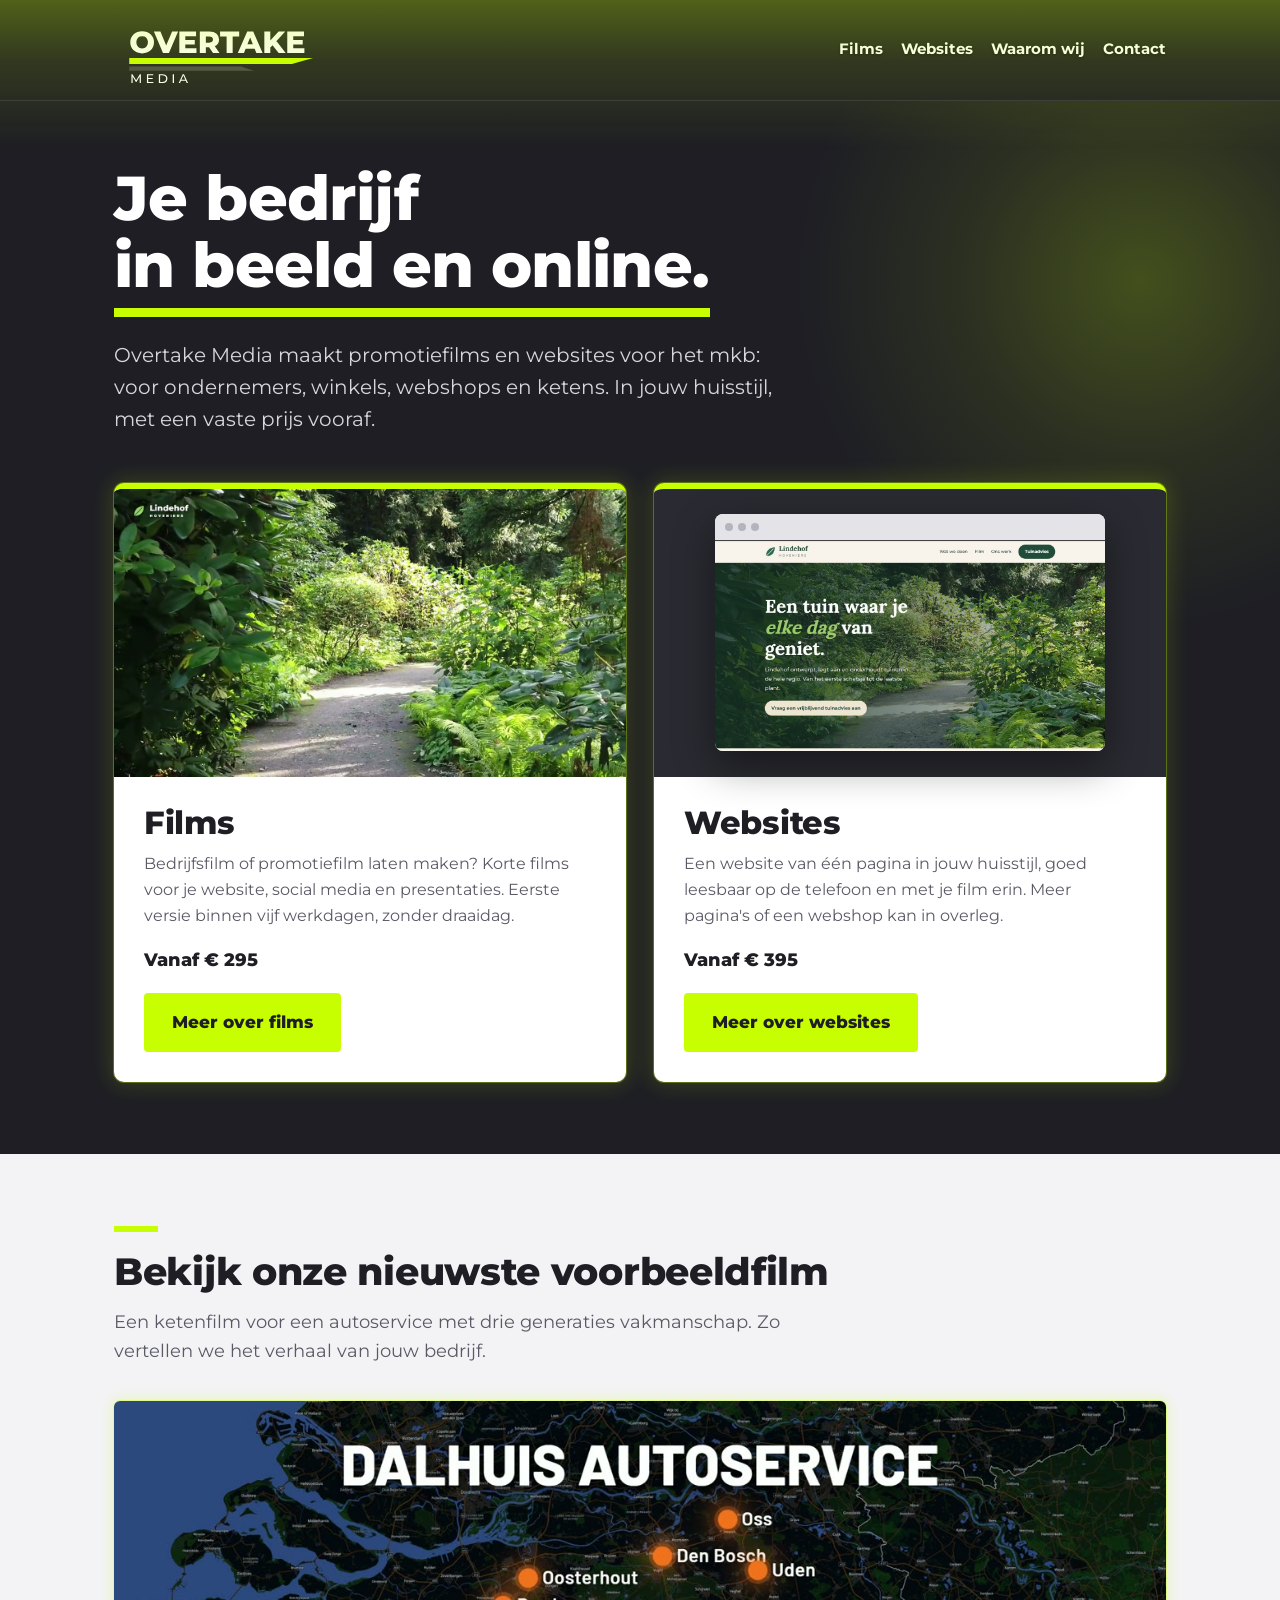
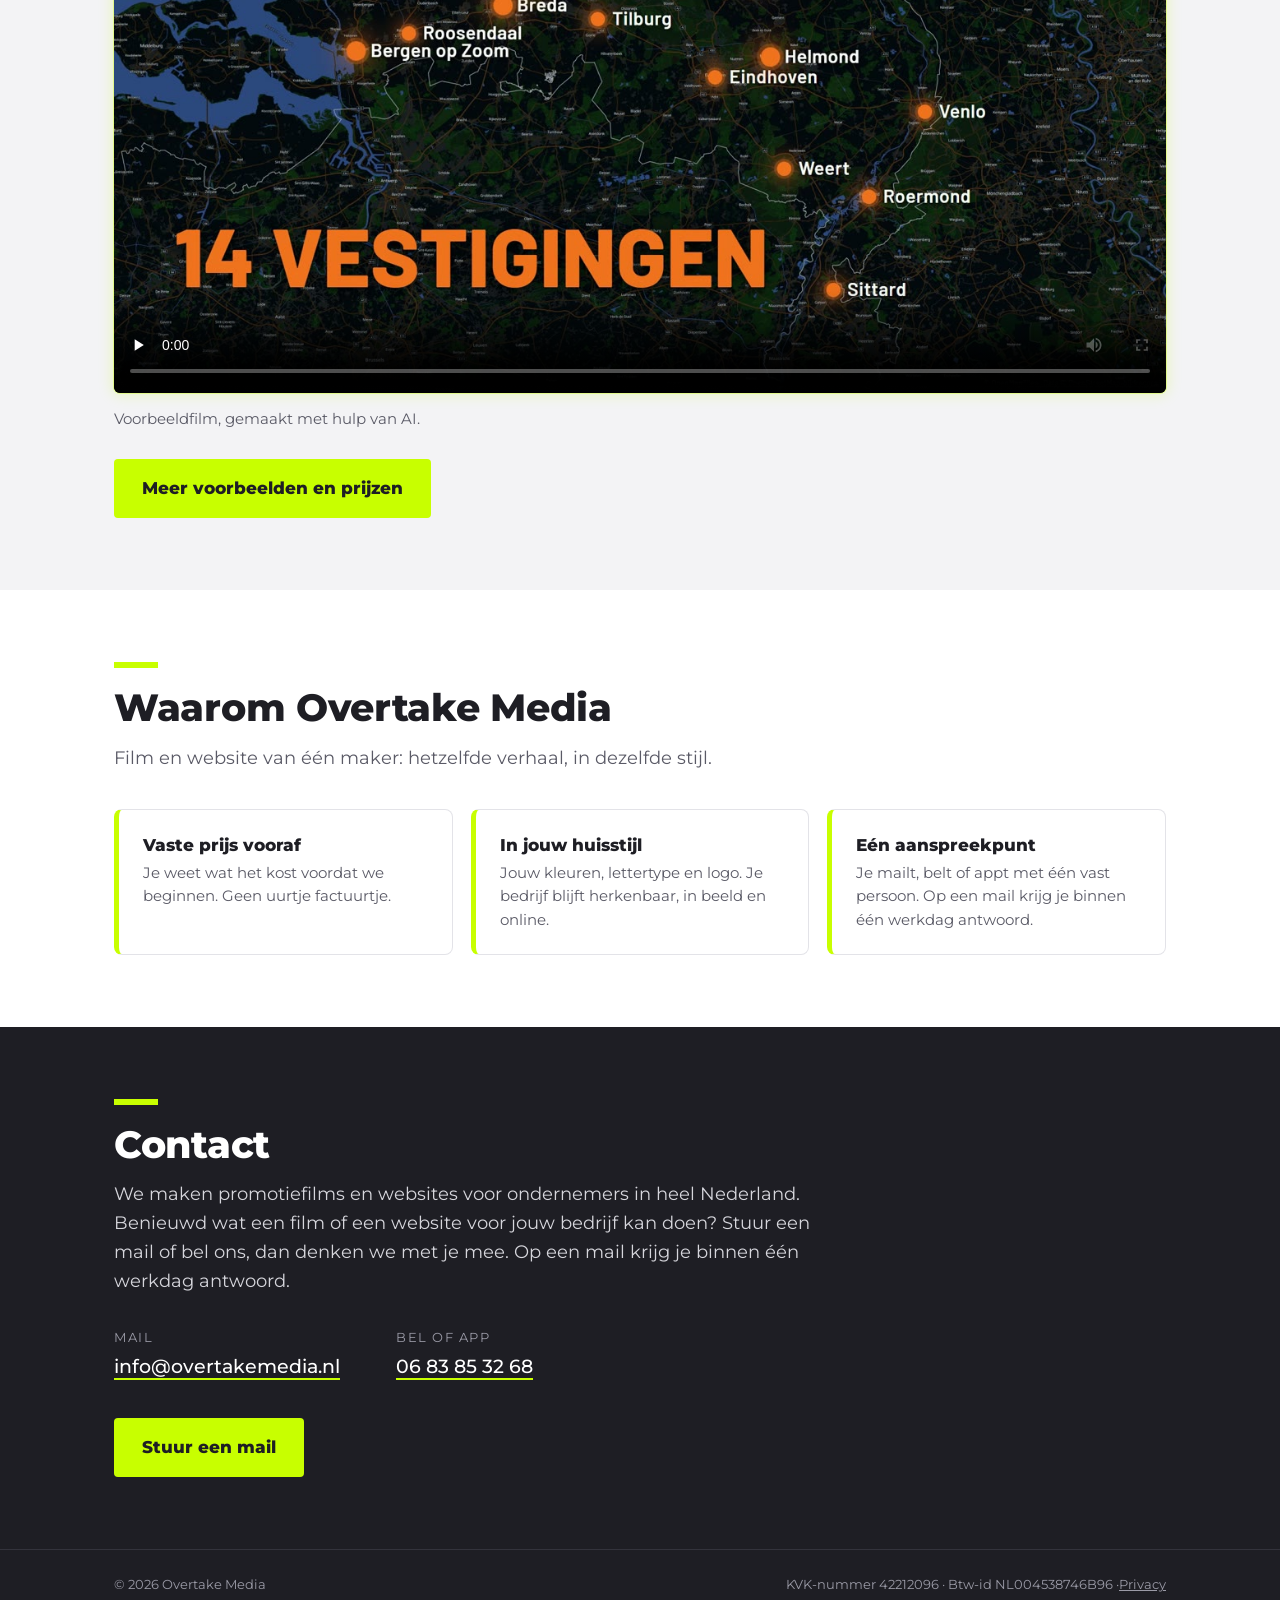
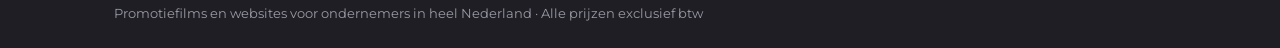
<file: index.html>
<!doctype html>
<html lang="nl">
<head>
<meta charset="utf-8">
<meta name="viewport" content="width=device-width, initial-scale=1">
<title>Overtake Media · Promotiefilms en websites voor het mkb</title>
<meta name="description" content="Overtake Media maakt promotiefilms en websites voor het mkb. Bedrijfsfilm of promotiefilm laten maken, of een website in jouw huisstijl: vaste prijs vooraf, zonder gedoe.">
<meta property="og:title" content="Overtake Media · Promotiefilms en websites voor het mkb">
<meta property="og:description" content="Promotiefilms en websites voor ondernemers, winkels, webshops en ketens. In jouw huisstijl, met een vaste prijs vooraf.">
<meta property="og:image" content="https://overtakemedia.nl/img/lindehof.jpg">
<meta property="og:url" content="https://overtakemedia.nl/">
<link rel="canonical" href="https://overtakemedia.nl/">
<meta name="google-site-verification" content="iY5Mu1yxWHPWTAywFuKohquAYSVC9sbn_sOde4Xjv1Y" />
<link rel="icon" type="image/png" href="img/icoon.png">
<link rel="preconnect" href="https://fonts.googleapis.com">
<link rel="preconnect" href="https://fonts.gstatic.com" crossorigin>
<link href="https://fonts.googleapis.com/css2?family=Montserrat:wght@400;500;700;800&display=swap" rel="stylesheet">
<link rel="stylesheet" href="stijl.css?v=19">
<script type="application/ld+json">{"@context": "https://schema.org", "@type": "ProfessionalService", "name": "Overtake Media", "url": "https://overtakemedia.nl/", "email": "info@overtakemedia.nl", "telephone": "+31683853268", "logo": "https://overtakemedia.nl/img/icoon.png", "image": "https://overtakemedia.nl/img/lindehof.jpg", "description": "Overtake Media maakt promotiefilms en websites voor het mkb: bedrijfsfilms, productfilms, ketenfilms en campagnefilms, en websites in de huisstijl van de klant. Vaste prijs vooraf.", "areaServed": {"@type": "Country", "name": "Nederland"}, "priceRange": "€149 - €895"}</script>
</head>
<body>

<div class="topbar"><div class="bar">
    <a href="/"><img src="img/logo-donker.svg" alt="Overtake Media"></a>
    <nav>
      <a href="films.html">Films</a>
      <a href="websites.html">Websites</a>
      <a href="#waarom">Waarom wij</a>
      <a href="#contact">Contact</a>
    </nav>
</div></div>
<header>
  <div class="voorpagina-hero">
    <h1>Je bedrijf <span>in beeld en online.</span></h1>
    <p>Overtake Media maakt promotiefilms en websites voor het mkb: voor ondernemers, winkels, webshops en ketens. In jouw huisstijl, met een vaste prijs vooraf.</p>
  </div>
  <div class="deurvak">
    <div class="deuren">
      <a class="deur" href="films.html">
        <div class="beeld" style="background-image:url('img/lindehof.jpg')"></div>
        <div class="tekst">
          <h2>Films</h2>
          <p>Bedrijfsfilm of promotiefilm laten maken? Korte films voor je website, social media en presentaties. Eerste versie binnen vijf werkdagen, zonder draaidag.</p>
          <div class="vanaf">Vanaf € 295</div>
          <span class="knop">Meer over films</span>
        </div>
      </a>
      <a class="deur" href="websites.html">
        <div class="beeld"><div class="venster"><div class="balk"><i></i><i></i><i></i></div><img src="img/voorbeeld-website.jpg" alt="Voorbeeldwebsite van een hovenier"></div></div>
        <div class="tekst">
          <h2>Websites</h2>
          <p>Een website van één pagina in jouw huisstijl, goed leesbaar op de telefoon en met je film erin. Meer pagina's of een webshop kan in overleg.</p>
          <div class="vanaf">Vanaf € 395</div>
          <span class="knop">Meer over websites</span>
        </div>
      </a>
    </div>
  </div>
</header>

<main>
  <section id="nieuwste-film" class="aanbod-bg">
    <div class="wrap">
      <h2>Bekijk onze nieuwste voorbeeldfilm</h2>
      <p class="intro">Een ketenfilm voor een autoservice met drie generaties vakmanschap. Zo vertellen we het verhaal van jouw bedrijf.</p>
      <div class="film uitgelicht">
        <video src="films/dalhuis.mp4?v=10" poster="img/dalhuis.jpg" controls controlslist="nodownload noplaybackrate" disablepictureinpicture oncontextmenu="return false" preload="none" playsinline></video>
        <p style="margin-top:14px">Voorbeeldfilm, gemaakt met hulp van AI.</p>
      </div>
      <p style="margin-top:28px"><a class="knop" href="films.html#voorbeelden">Meer voorbeelden en prijzen</a></p>
    </div>
  </section>

  <section id="waarom">
    <div class="wrap">
      <h2>Waarom Overtake Media</h2>
      <p class="intro">Film en website van één maker: hetzelfde verhaal, in dezelfde stijl.</p>
      <div class="redenen">
        <div class="optie"><h3>Vaste prijs vooraf</h3><p>Je weet wat het kost voordat we beginnen. Geen uurtje factuurtje.</p></div>
        <div class="optie"><h3>In jouw huisstijl</h3><p>Jouw kleuren, lettertype en logo. Je bedrijf blijft herkenbaar, in beeld en online.</p></div>
        <div class="optie"><h3>Eén aanspreekpunt</h3><p>Je mailt, belt of appt met één vast persoon. Op een mail krijg je binnen één werkdag antwoord.</p></div>
      </div>
    </div>
  </section>

  <section id="contact" class="contact">
    <div class="wrap">
      <h2>Contact</h2>
      <p class="intro">We maken promotiefilms en websites voor ondernemers in heel Nederland. Benieuwd wat een film of een website voor jouw bedrijf kan doen? Stuur een mail of bel ons, dan denken we met je mee. Op een mail krijg je binnen één werkdag antwoord.</p>
      <div class="contact-regels">
        <div><small>Mail</small><a href="mailto:info@overtakemedia.nl?subject=Vraag%20aan%20Overtake%20Media">info@overtakemedia.nl</a></div>
        <div><small>Bel of app</small><a href="tel:+31683853268">06 83 85 32 68</a></div>
      </div>
      <p style="margin-top:36px"><a class="knop" href="mailto:info@overtakemedia.nl?subject=Vraag%20aan%20Overtake%20Media">Stuur een mail</a></p>
    </div>
  </section>
</main>

<a class="omhoog" href="#" aria-label="Naar boven">&uarr;</a>

<footer>
  <div class="wrap">
    <span>© 2026 Overtake Media</span>
    <span>KVK-nummer 42212096 · Btw-id NL004538746B96 ·<a href="privacy.html">Privacy</a></span>
    <span>Promotiefilms en websites voor ondernemers in heel Nederland · Alle prijzen exclusief btw</span>
  </div>
</footer>

<script>
  var knop=document.querySelector('.omhoog');
  window.addEventListener('scroll', function(){ knop.classList.toggle('zichtbaar', window.scrollY>600); });
</script>
<script>
  /* nieuwe versie online? dan één keer de verse pagina ophalen (versie = nummer van stijl.css, gelijk aan versie.txt) */
  (function(){
    var l=document.querySelector('link[href^="stijl.css?v="]'); if(!l||!window.fetch) return;
    var v=l.getAttribute('href').split('v=')[1];
    fetch('versie.txt',{cache:'no-store'}).then(function(r){ return r.ok ? r.text() : ''; }).then(function(t){
      t=t.trim(); if(!t||t===v) return;
      try { if(sessionStorage.getItem('ververst')===t) return; sessionStorage.setItem('ververst',t); } catch(e){ return; }
      location.replace(location.pathname+'?v='+t+location.hash);
    }).catch(function(){});
  })();
</script>
</body>
</html>
</file>
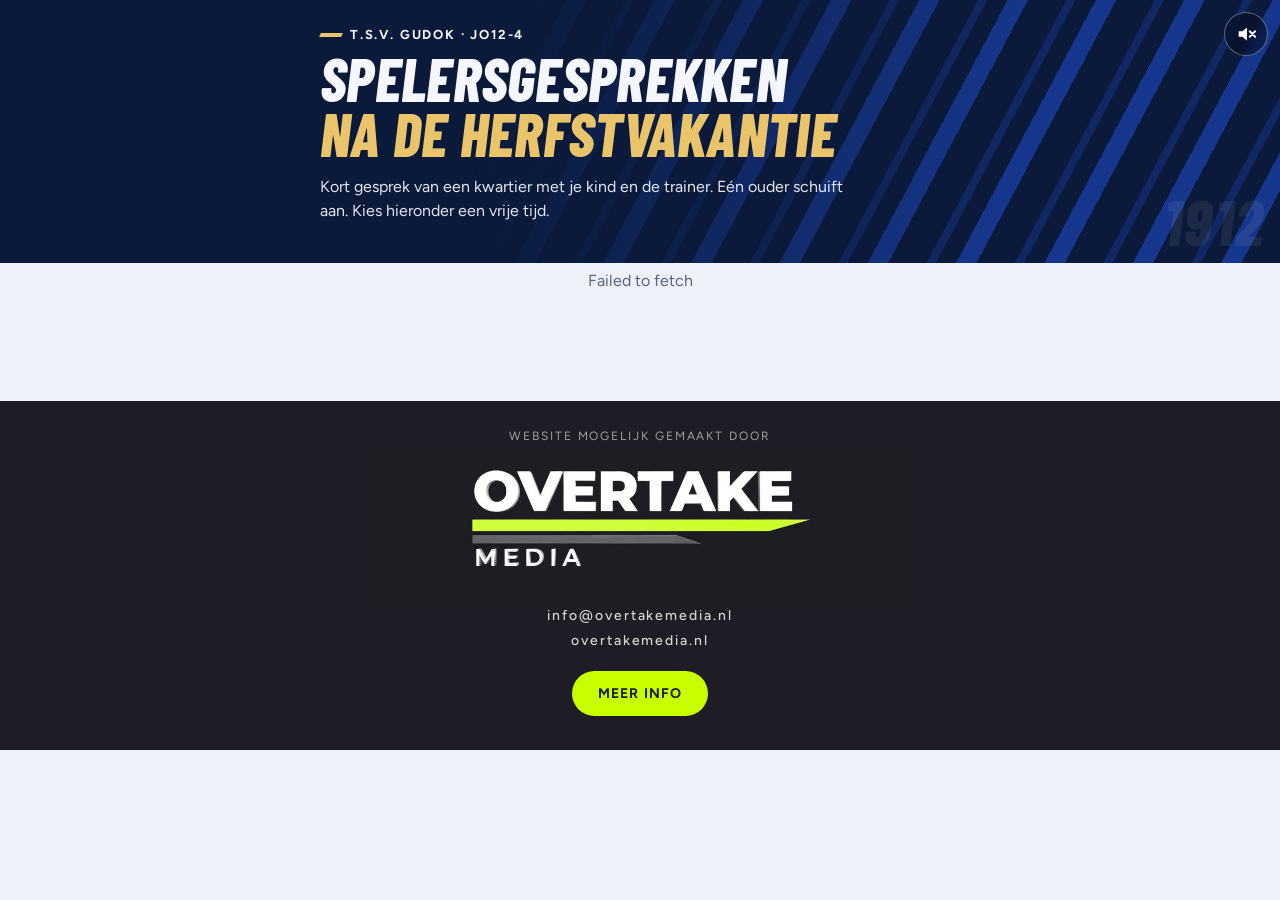
<file: gudok/index.html>
<!doctype html>
<html lang="nl">
<head>
<meta charset="utf-8">
<meta name="viewport" content="width=device-width,initial-scale=1,viewport-fit=cover">
<meta name="robots" content="noindex,nofollow">
<title>Spelersgesprekken JO12-4</title>
<meta name="description" content="Kies een tijd voor het spelersgesprek van JO12-4 bij TSV Gudok.">
<link rel="preconnect" href="https://fonts.googleapis.com">
<link rel="preconnect" href="https://fonts.gstatic.com" crossorigin>
<link rel="stylesheet" href="https://fonts.googleapis.com/css2?family=Barlow+Condensed:wght@600;700;800&family=Figtree:wght@400;500;600;700&display=swap">
<style>
/* Concept: Gudok-matchday. Koningsblauw en zwart, schuine strepen zoals de wedstrijdposters, tijden als rugnummers. */
:root{
  --pitch:#0b1a3a; --pitch-deep:#050b1c; --royal:#1f4fd1; --gold:#e9c46a; --chalk:#f5f7fc; --line:rgba(255,255,255,.16);
  --bg:#eef1f8; --card:#ffffff; --ink:#0b1430; --muted:#5a6480; --rule:#d8ddeb;
  --free:#1f4fd1; --free-bg:#e3eafc; --taken:#8a948d; --taken-bg:#eef0ee; --reserve:#9a6b00; --reserve-bg:#fbf1d9;
  --mine:#c2410c; --mine-bg:#fdeee3; --danger:#b42318;
  --display:"Barlow Condensed","Arial Narrow",system-ui,sans-serif;
  --body:"Figtree",system-ui,-apple-system,"Segoe UI",sans-serif;
  color-scheme:light;
}
@media (prefers-color-scheme:dark){:root{
  --bg:#070c1a; --card:#0f1830; --ink:#e8ecf7; --muted:#97a1bd; --rule:#1f2a48;
  --free:#8fb0ff; --free-bg:#152553; --taken:#6c7590; --taken-bg:#141c33; --reserve:#f0c060; --reserve-bg:#2e2611;
  --mine:#ff9a62; --mine-bg:#341c10; --danger:#ff8a80; color-scheme:dark;
}}
*{box-sizing:border-box}
html,body{margin:0}
body{background:var(--bg);color:var(--ink);font:16px/1.5 var(--body);-webkit-font-smoothing:antialiased}
button,input{font:inherit;color:inherit}
:focus-visible{outline:3px solid var(--mine);outline-offset:2px}

/* Kop: het bord */
.board{background:var(--pitch);color:var(--chalk);position:relative;overflow:hidden;
  padding-top:calc(env(safe-area-inset-top,0px) + 28px);padding-bottom:40px;
  padding-left:max(18px,env(safe-area-inset-left,0px));padding-right:max(18px,env(safe-area-inset-right,0px))}
.board::before{content:"";position:absolute;inset:0;pointer-events:none;
  background:repeating-linear-gradient(-62deg, transparent 0 34px, rgba(31,79,209,.55) 34px 52px, transparent 52px 70px, rgba(31,79,209,.28) 70px 78px);
  -webkit-mask:linear-gradient(100deg, transparent 38%, #000 78%);mask:linear-gradient(100deg, transparent 38%, #000 78%)}
.board::after{content:"1912";position:absolute;right:max(14px,env(safe-area-inset-right,0px));bottom:10px;font:800 italic 64px/1 var(--display);color:rgba(255,255,255,.07);letter-spacing:.04em}
.board-in{position:relative;max-width:640px;margin:0 auto}
.club{font:700 13px/1 var(--body);letter-spacing:.14em;text-transform:uppercase;display:flex;align-items:center;gap:8px}
.brand{display:flex;align-items:center;gap:12px}
.crest{width:96px;height:96px;border-radius:50%;object-fit:cover;box-shadow:0 0 0 2px var(--gold),0 6px 18px rgba(0,0,0,.45);flex:none}
.club::before{content:"";width:22px;height:4px;background:var(--gold);transform:skewX(-25deg)}
h1{font:800 italic clamp(40px,11vw,60px)/.92 var(--display);text-transform:uppercase;margin:10px 0 14px;letter-spacing:.005em;text-wrap:balance}
h1 span{display:block;color:var(--gold)}
.lead{margin:0;max-width:34em;opacity:.92}

main{max-width:640px;margin:-22px auto 0;position:relative;
  padding-left:max(14px,env(safe-area-inset-left,0px));padding-right:max(14px,env(safe-area-inset-right,0px));padding-bottom:calc(40px + env(safe-area-inset-bottom,0px))}

.mine{background:var(--mine-bg);border:2px solid var(--mine);border-radius:14px;padding:14px 16px;margin-bottom:14px;display:flex;gap:12px;align-items:center;flex-wrap:wrap}
.mine strong{font:700 22px/1.1 var(--display);text-transform:uppercase;letter-spacing:.02em;color:var(--mine);display:block}
.mine .grow{flex:1;min-width:0}

.day{background:var(--card);border-radius:14px;border-top:4px solid var(--royal);margin-bottom:14px;box-shadow:0 1px 0 var(--rule),0 8px 24px -18px rgba(0,0,0,.35);overflow:hidden}
.day-h{display:flex;align-items:baseline;justify-content:space-between;gap:10px;padding:14px 16px 10px;border-bottom:1px solid var(--rule)}
.day-h h2{margin:0;font:800 italic 26px/1 var(--display);text-transform:uppercase;letter-spacing:.02em}
.day-h small{color:var(--muted);font-weight:600;font-size:14px;font-variant-numeric:tabular-nums}
.slots{list-style:none;margin:0;padding:6px}
.slot{display:grid;grid-template-columns:auto 1fr auto;align-items:center;gap:14px;padding:10px;border-radius:10px}
.slot+.slot{border-top:1px dashed var(--rule)}
.time{font:800 30px/1 var(--display);font-variant-numeric:tabular-nums;letter-spacing:.01em;min-width:4.2ch}
.time small{display:block;font:600 12px/1.2 var(--body);color:var(--muted);letter-spacing:0}
.state{font-weight:600;font-size:15px;min-width:0}
.pill{display:inline-block;padding:3px 10px;border-radius:999px;font-size:13px;font-weight:700}
.st-vrij .pill{background:var(--free-bg);color:var(--free)}
.st-bezet .pill{background:var(--taken-bg);color:var(--taken)}
.st-reserve .pill{background:var(--reserve-bg);color:var(--reserve)}
.st-mine .pill{background:var(--mine-bg);color:var(--mine)}
.st-bezet .time,.st-reserve .time{color:var(--taken)}
.btn{appearance:none;border:0;border-radius:10px;padding:11px 16px;font-weight:700;cursor:pointer;min-height:44px;white-space:nowrap}
.btn-go{background:var(--royal);color:#fff}
.btn-go:hover{filter:brightness(1.1)}
.btn-ghost{background:transparent;color:var(--muted);text-decoration:underline;text-underline-offset:3px;padding:11px 8px}
.btn-mine{background:var(--mine);color:#fff}
.btn:disabled{opacity:.5;cursor:default}

.loading{padding:28px 16px;color:var(--muted);text-align:center}

/* Sheet */
.scrim{position:fixed;inset:0;background:rgba(5,15,10,.55);display:flex;align-items:flex-end;justify-content:center;z-index:20}
.sheet{background:var(--card);width:100%;max-width:520px;border-radius:18px 18px 0 0;padding:20px max(18px,env(safe-area-inset-right,0px)) calc(20px + env(safe-area-inset-bottom,0px)) max(18px,env(safe-area-inset-left,0px));max-height:92vh;overflow:auto;animation:up .22s ease-out}
@media (min-width:560px){.scrim{align-items:center}.sheet{border-radius:18px}}
@keyframes up{from{transform:translateY(24px);opacity:.4}}
@media (prefers-reduced-motion:reduce){.sheet{animation:none}}
.sheet h3{margin:0 0 2px;font:800 30px/1 var(--display);text-transform:uppercase}
.sheet .sub{color:var(--muted);margin:0 0 16px}
.field{display:flex;flex-direction:column;gap:6px;margin-bottom:14px}
.field label{font-weight:700;font-size:14px}
.field input{border:1.5px solid var(--rule);background:var(--bg);border-radius:10px;padding:12px;font-size:17px;width:100%}
.field input:focus{border-color:var(--free);outline:none}
.field .hint{font-size:13px;color:var(--muted)}
.code-in{letter-spacing:.5em;font:700 24px/1 var(--display)!important;text-align:center}
.row{display:flex;gap:10px;justify-content:flex-end;flex-wrap:wrap;margin-top:6px}
.err{color:var(--danger);font-weight:600;font-size:14px;min-height:1.2em;margin:4px 0 8px}
.ok-big{font:800 44px/1 var(--display);color:var(--free);text-transform:uppercase;margin:6px 0 10px}

/* Beheer */
.admin table{width:100%;border-collapse:collapse;font-size:14px}
.admin td,.admin th{padding:8px 6px;border-bottom:1px solid var(--rule);text-align:left;vertical-align:middle}
.admin th{font-size:12px;text-transform:uppercase;letter-spacing:.08em;color:var(--muted)}
.admin .t{font:700 18px/1 var(--display);white-space:nowrap;font-variant-numeric:tabular-nums}
.admin .day-row td{background:var(--bg);font-weight:700;text-transform:uppercase;font-size:12px;letter-spacing:.1em}
.mini{appearance:none;border:1px solid var(--rule);background:transparent;border-radius:8px;padding:6px 9px;font-size:13px;cursor:pointer;color:var(--ink)}
.scroll{overflow-x:auto}
@media (min-width:560px){.crest{width:120px;height:120px}}
.brand{perspective:600px}
.crest{animation:munt 7s cubic-bezier(.45,0,.2,1) .6s infinite}
@keyframes munt{0%{transform:rotateY(0)}18%,100%{transform:rotateY(360deg)}}
@media (prefers-reduced-motion:reduce){.crest{animation:none}}
.geluid{position:fixed;top:max(12px,env(safe-area-inset-top,0px));right:12px;z-index:30;width:44px;height:44px;border-radius:50%;border:1.5px solid rgba(255,255,255,.35);background:rgba(5,11,28,.55);color:#fff;display:grid;place-items:center;cursor:pointer;-webkit-backdrop-filter:blur(6px);backdrop-filter:blur(6px)}
.geluid svg{width:22px;height:22px}.geluid .stil,.geluid.uit .aan{display:none}.geluid.uit .stil{display:block}
/* Overtake Media */
.om{background:#1E1C24;margin-top:40px;padding:8px 16px calc(34px + env(safe-area-inset-bottom,0px));text-align:center}
.om video{display:block;width:min(100%,560px);aspect-ratio:1080/316;margin:0 auto;background:#1E1C24}
.om-info{display:flex;flex-direction:column;gap:4px;margin-top:-4px;opacity:0;transform:translateY(6px);transition:opacity 1.6s ease,transform 1.6s ease}
.om.in .om-info{opacity:1;transform:none}
.om-info a.om-knop{align-self:center;margin-top:16px;background:#C8FF00;color:#1E1C24;font-weight:700;letter-spacing:.08em;text-transform:uppercase;padding:12px 26px;border-radius:999px}
.om-t{margin:18px 0 0;color:#D7D6D6;opacity:.7;font-size:12px;letter-spacing:.16em;text-transform:uppercase}
.om-info a{color:#D7D6D6;text-decoration:none;font-size:14px;font-weight:500;letter-spacing:.14em}
@media (prefers-reduced-motion:reduce){.om-info{transition:none}}
</style>
</head>
<body>
<button class="geluid" id="geluid" type="button" aria-label="Muziek aan of uit"><svg class="aan" viewBox="0 0 24 24" aria-hidden="true"><path d="M4 9h4l5-4v14l-5-4H4z" fill="currentColor"/><path d="M16 8.5a5 5 0 0 1 0 7M18.5 6a8.5 8.5 0 0 1 0 12" fill="none" stroke="currentColor" stroke-width="2" stroke-linecap="round"/></svg><svg class="stil" viewBox="0 0 24 24" aria-hidden="true"><path d="M4 9h4l5-4v14l-5-4H4z" fill="currentColor"/><path d="M16 9l6 6M22 9l-6 6" fill="none" stroke="currentColor" stroke-width="2" stroke-linecap="round"/></svg></button>
<audio id="muziek" src="voetbal.mp3?v=2" loop preload="auto"></audio>
<header class="board">
  <div class="board-in">
    <div class="brand"><img class="crest" id="crest" alt="Clublogo T.S.V. Gudok" width="96" height="96" hidden><div class="club">T.S.V. Gudok · JO12-4</div></div>
    <h1>Spelers&shy;gesprekken <span>na de herfst&shy;vakantie</span></h1>
    <p class="lead">Kort gesprek van een kwartier met je kind en de trainer. Eén ouder schuift aan. Kies hieronder een vrije tijd.</p>
  </div>
</header>

<main>
  <div id="mine"></div>
  <div id="days"><div class="loading">Tijden ophalen…</div></div>
  <span id="upd" hidden></span><button id="adminBtn" type="button" hidden></button>
</main>

<footer class="om" id="om">
  <p class="om-t">Website mogelijk gemaakt door</p>
  <a href="https://overtakemedia.nl" target="_blank" rel="noopener" aria-label="Overtake Media"><video id="omv" src="overtake-3d.mp4" poster="overtake-3d.jpg" muted playsinline preload="auto"></video></a>
  <div class="om-info"><a href="mailto:info@overtakemedia.nl">info@overtakemedia.nl</a><a href="https://overtakemedia.nl" target="_blank" rel="noopener">overtakemedia.nl</a><a class="om-knop" href="https://overtakemedia.nl" target="_blank" rel="noopener">Meer info</a></div>
</footer>

<div id="modal"></div>

<script>
const API="https://kcmtjmaetgyimrisvqaa.supabase.co/rest/v1/rpc/";
const KEY="sb_publishable_5zayDe_1CyNh5laTZ6_1sA_89Kizyje";
const TZ="Europe/Amsterdam";
let slots=[],busy=false,adminCode=null;

async function rpc(fn,body){
  const r=await fetch(API+fn,{method:"POST",headers:{"apikey":KEY,"Content-Type":"application/json"},body:JSON.stringify(body||{})});
  if(!r.ok) throw new Error("Geen verbinding met de server. Probeer het zo nog eens.");
  return r.json();
}
const store={get(k){try{return JSON.parse(localStorage.getItem(k))}catch(e){return null}},set(k,v){try{localStorage.setItem(k,JSON.stringify(v))}catch(e){}},del(k){try{localStorage.removeItem(k)}catch(e){}}};
const fmtT=d=>new Intl.DateTimeFormat("nl-NL",{hour:"2-digit",minute:"2-digit",timeZone:TZ}).format(d);
const fmtDay=d=>new Intl.DateTimeFormat("nl-NL",{weekday:"long",timeZone:TZ}).format(d);
const fmtDate=d=>new Intl.DateTimeFormat("nl-NL",{day:"numeric",month:"long",timeZone:TZ}).format(d);
const dayKey=d=>new Intl.DateTimeFormat("en-CA",{timeZone:TZ}).format(d);
const esc=s=>String(s).replace(/[&<>"']/g,c=>({"&":"&amp;","<":"&lt;",">":"&gt;",'"':"&quot;","'":"&#39;"}[c]));
const plus15=d=>new Date(d.getTime()+900000);

async function load(){
  try{
    const rows=await rpc("gudok_slots");
    slots=rows.map(r=>({...r,d:new Date(r.start_at)}));
    const mine=store.get("gudok_mine");
    if(mine && !slots.find(s=>s.id===mine.id && s.status==="bezet")) store.del("gudok_mine");
    render();
    document.getElementById("upd").textContent="Bijgewerkt om "+fmtT(new Date());
  }catch(e){
    if(!slots.length) document.getElementById("days").innerHTML='<div class="loading">'+esc(e.message)+'</div>';
  }
}

function render(){
  const mine=store.get("gudok_mine");
  const m=document.getElementById("mine");
  if(mine){
    const s=slots.find(x=>x.id===mine.id);
    m.innerHTML=s?`<div class="mine"><div class="grow"><small>Jouw gesprek met ${esc(mine.child)}</small><strong>${fmtDay(s.d)} ${fmtDate(s.d)} · ${fmtT(s.d)}</strong></div><button class="btn btn-mine" type="button" id="ics">Zet in agenda</button></div>`:"";
    const b=document.getElementById("ics"); if(b) b.onclick=()=>ics(s,mine.child);
  } else m.innerHTML="";
  const groups={};
  slots.forEach(s=>{(groups[dayKey(s.d)]=groups[dayKey(s.d)]||[]).push(s)});
  document.getElementById("days").innerHTML=Object.values(groups).map(g=>{
    const free=g.filter(s=>s.status==="vrij").length;
    return `<section class="day"><div class="day-h"><h2>${fmtDay(g[0].d)} ${fmtDate(g[0].d)}</h2><small>${free} vrij</small></div><ul class="slots">${g.map(s=>{
      const isMine=mine&&mine.id===s.id;
      const cls=isMine?"st-mine":"st-"+s.status;
      const label=isMine?"Jouw tijd":s.status==="vrij"?"Vrij":s.status==="bezet"?"Bezet":"Reserve";
      const act=s.status==="vrij"?(mine?"":`<button class="btn btn-go" type="button" data-book="${s.id}">Kies</button>`)
        :"";
      return `<li class="slot ${cls}"><div class="time">${fmtT(s.d)}<small>tot ${fmtT(plus15(s.d))}</small></div><div class="state"><span class="pill">${label}</span></div><div>${act}</div></li>`;
    }).join("")}</ul></section>`;
  }).join("");
  document.querySelectorAll("[data-book]").forEach(b=>b.onclick=()=>openBook(+b.dataset.book));
}

function modal(html){const el=document.getElementById("modal");el.innerHTML=`<div class="scrim" id="scrim"><div class="sheet" role="dialog" aria-modal="true">${html}</div></div>`;
  document.getElementById("scrim").onclick=e=>{if(e.target.id==="scrim")close()};
  const f=el.querySelector("input");if(f)setTimeout(()=>f.focus(),60);}
function close(){document.getElementById("modal").innerHTML=""}
document.addEventListener("keydown",e=>{if(e.key==="Escape")close()});

function openBook(id){
  const s=slots.find(x=>x.id===id);
  const last=store.get("gudok_names")||{};
  modal(`<h3>${fmtDay(s.d)} ${fmtT(s.d)}</h3><p class="sub">${fmtDate(s.d)}, ${fmtT(s.d)} tot ${fmtT(plus15(s.d))}</p>
  <form id="f" novalidate>
    <div class="field"><label for="child">Naam van je kind</label><input id="child" autocomplete="off" maxlength="60" value="${esc(last.child||"")}"></div>
    <div class="field"><label for="parent">Jouw naam</label><input id="parent" autocomplete="name" maxlength="60" value="${esc(last.parent||"")}"></div>
    <p class="sub">Let op: je kiest één vaste tijd. Wijzigen kan alleen via de trainer.</p>
    <div class="err" id="err" role="alert"></div>
    <div class="row"><button class="btn btn-ghost" type="button" id="x">Annuleren</button><button class="btn btn-go" id="go">Tijd vastleggen</button></div>
  </form>`);
  document.getElementById("x").onclick=close;
  document.getElementById("f").onsubmit=async e=>{
    e.preventDefault(); if(busy)return;
    const child=document.getElementById("child").value.trim(),parent=document.getElementById("parent").value.trim(),code=String(Math.floor(1000+Math.random()*9000));
    const err=document.getElementById("err");
    if(child.length<2){err.textContent="Vul de naam van je kind in.";return}
    if(parent.length<2){err.textContent="Vul je eigen naam in.";return}
    busy=true;document.getElementById("go").disabled=true;err.textContent="";
    try{
      const r=await rpc("gudok_book",{p_slot:id,p_parent:parent,p_child:child,p_code:code});
      if(r.ok){
        store.set("gudok_mine",{id,child});store.set("gudok_names",{child,parent});
        modal(`<p class="sub">Gelukt, je tijd staat vast</p><div class="ok-big">${fmtDay(s.d)}<br>${fmtDate(s.d)} · ${fmtT(s.d)}</div>
          <p>Gesprek met <b>${esc(child)}</b>. Zorg dat jullie op tijd bij het veld zijn.</p>
          <div class="row"><button class="btn btn-ghost" type="button" id="ics2">Zet in agenda</button><button class="btn btn-go" type="button" id="done">Klaar</button></div>`);
        document.getElementById("done").onclick=close;
        document.getElementById("ics2").onclick=()=>ics(s,child);
      } else {err.textContent=r.msg;}
    }catch(e2){err.textContent=e2.message}
    busy=false;const g=document.getElementById("go");if(g)g.disabled=false;load();
  };
}

function openCancel(id){
  const s=slots.find(x=>x.id===id);
  modal(`<h3>Tijd vrijgeven</h3><p class="sub">${fmtDay(s.d)} ${fmtDate(s.d)}, ${fmtT(s.d)}</p>
  <form id="f" novalidate>
    <div class="field"><label for="code">Jouw code van 4 cijfers</label><input id="code" class="code-in" inputmode="numeric" pattern="[0-9]*" maxlength="4" autocomplete="off"></div>
    <div class="err" id="err" role="alert"></div>
    <div class="row"><button class="btn btn-ghost" type="button" id="x">Terug</button><button class="btn btn-go" id="go">Vrijgeven</button></div>
  </form>`);
  document.getElementById("x").onclick=close;
  document.getElementById("f").onsubmit=async e=>{
    e.preventDefault(); if(busy)return;
    const code=document.getElementById("code").value.trim(),err=document.getElementById("err");
    if(!/^\d{4}$/.test(code)){err.textContent="Vul je code van 4 cijfers in.";return}
    busy=true;document.getElementById("go").disabled=true;
    try{const r=await rpc("gudok_cancel",{p_slot:id,p_code:code});
      if(r.ok){const m=store.get("gudok_mine");if(m&&m.id===id)store.del("gudok_mine");close();}
      else err.textContent=r.msg;
    }catch(e2){err.textContent=e2.message}
    busy=false;const g=document.getElementById("go");if(g)g.disabled=false;load();
  };
}

function ics(s,child){
  const f=d=>d.toISOString().replace(/[-:]/g,"").replace(/\.\d{3}/,"");
  const body=["BEGIN:VCALENDAR","VERSION:2.0","PRODID:-//Gudok JO12-4//NL","BEGIN:VEVENT","UID:gudok-jo12-4-"+s.id+"@gesprek","DTSTAMP:"+f(new Date()),
    "DTSTART:"+f(s.d),"DTEND:"+f(plus15(s.d)),"SUMMARY:Spelersgesprek "+child+" (JO12-4)","LOCATION:TSV Gudok\\, Sportpark Dalem Zuid\\, Tilburg",
    "BEGIN:VALARM","TRIGGER:-PT30M","ACTION:DISPLAY","DESCRIPTION:Spelersgesprek","END:VALARM","END:VEVENT","END:VCALENDAR"].join("\r\n");
  const a=document.createElement("a");a.href=URL.createObjectURL(new Blob([body],{type:"text/calendar"}));a.download="spelersgesprek.ics";document.body.appendChild(a);a.click();a.remove();
}

/* Beheer */
document.getElementById("adminBtn").onclick=()=>{
  modal(`<h3>Trainer</h3><p class="sub">Voer je beheercode in om namen te zien.</p>
  <form id="f" novalidate><div class="field"><label for="ac">Beheercode</label><input id="ac" autocomplete="off" autocapitalize="characters"></div>
  <div class="err" id="err" role="alert"></div><div class="row"><button class="btn btn-ghost" type="button" id="x">Sluiten</button><button class="btn btn-go">Openen</button></div></form>`);
  document.getElementById("x").onclick=close;
  document.getElementById("f").onsubmit=async e=>{e.preventDefault();const c=document.getElementById("ac").value.trim();
    try{const r=await rpc("gudok_admin",{p_admin:c});if(!r.ok){document.getElementById("err").textContent=r.msg;return}adminCode=c;showAdmin(r.rows)}catch(e2){document.getElementById("err").textContent=e2.message}};
};
function showAdmin(rows){
  let lastDay="",n=rows.filter(r=>r.child_name).length;
  const trs=rows.map(r=>{const d=new Date(r.start_at);let pre="";const k=dayKey(d);
    if(k!==lastDay){lastDay=k;pre=`<tr class="day-row"><td colspan="3">${fmtDay(d)} ${fmtDate(d)}</td></tr>`}
    const who=r.child_name?`<b>${esc(r.child_name)}</b><br><small>${esc(r.parent_name)}</small>`:(r.is_reserve?"<i>Reserve</i>":"<span style='color:var(--muted)'>vrij</span>");
    const act=r.child_name?`<button class="mini" data-a="clear" data-id="${r.id}">Vrijmaken</button>`:`<button class="mini" data-a="toggle_reserve" data-id="${r.id}">${r.is_reserve?"Openzetten":"Reserve maken"}</button>`;
    return pre+`<tr><td class="t">${fmtT(d)}</td><td>${who}</td><td style="text-align:right">${act}</td></tr>`}).join("");
  modal(`<div class="admin"><h3>Overzicht</h3><p class="sub">${n} van ${rows.length} tijden gekozen</p><div class="scroll"><table><tbody>${trs}</tbody></table></div>
    <div class="err" id="err"></div><div class="row"><button class="btn btn-go" type="button" id="x">Sluiten</button></div></div>`);
  document.getElementById("x").onclick=close;
  document.querySelectorAll("[data-a]").forEach(b=>{let armed=false;b.onclick=async()=>{
    if(b.dataset.a==="clear"&&!armed){armed=true;b.textContent="Zeker weten?";return}
    const r=await rpc("gudok_admin_action",{p_admin:adminCode,p_slot:+b.dataset.id,p_action:b.dataset.a});
    if(!r.ok){document.getElementById("err").textContent=r.msg;return}
    const a=await rpc("gudok_admin",{p_admin:adminCode});showAdmin(a.rows);load();}});
}

(async()=>{try{const d=await rpc("gudok_logo");if(typeof d==="string"&&d.startsWith("data:image/")){const c=document.getElementById("crest");c.src=d;c.hidden=false}}catch(e){}})();
load();
setInterval(()=>{if(!document.getElementById("scrim"))load()},20000);
document.addEventListener("visibilitychange",()=>{if(!document.hidden)load()});
const om=document.getElementById("om"),omv=document.getElementById("omv"),omKlaar=()=>om.classList.add("in");
omv.onended=omKlaar;
new IntersectionObserver((es,o)=>{if(!es[0].isIntersecting)return;o.disconnect();
  if(matchMedia("(prefers-reduced-motion:reduce)").matches){omKlaar();return}
  setTimeout(omKlaar,5000);omv.play().catch(omKlaar)},{threshold:.3}).observe(om);
/* Beheer via overtakemedia.nl/gudok/#trainer */
const viaHash=()=>{if(location.hash==="#trainer")document.getElementById("adminBtn").click()};addEventListener("hashchange",viaHash);viaHash();
/* Muziek: start meteen waar de browser het toelaat, anders bij de eerste aanraking */
const mz=document.getElementById("muziek"),gb=document.getElementById("geluid"),SIGNALEN=["pointerdown","touchend","keydown"];let uit=false;
mz.volume=.55;
const toon=()=>gb.classList.toggle("uit",mz.paused);
const start=()=>{if(!uit)mz.play().then(()=>{toon();SIGNALEN.forEach(s=>removeEventListener(s,eerste,true))}).catch(toon)};
const eerste=e=>{if(!gb.contains(e.target))start()};
SIGNALEN.forEach(s=>addEventListener(s,eerste,true));
mz.onplay=mz.onpause=toon;
gb.onclick=()=>{if(mz.paused){uit=false;start()}else{uit=true;mz.pause()}};
document.addEventListener("visibilitychange",()=>{if(document.hidden)mz.pause();else start()});
toon();start();
</script>
</body>
</html>
</file>
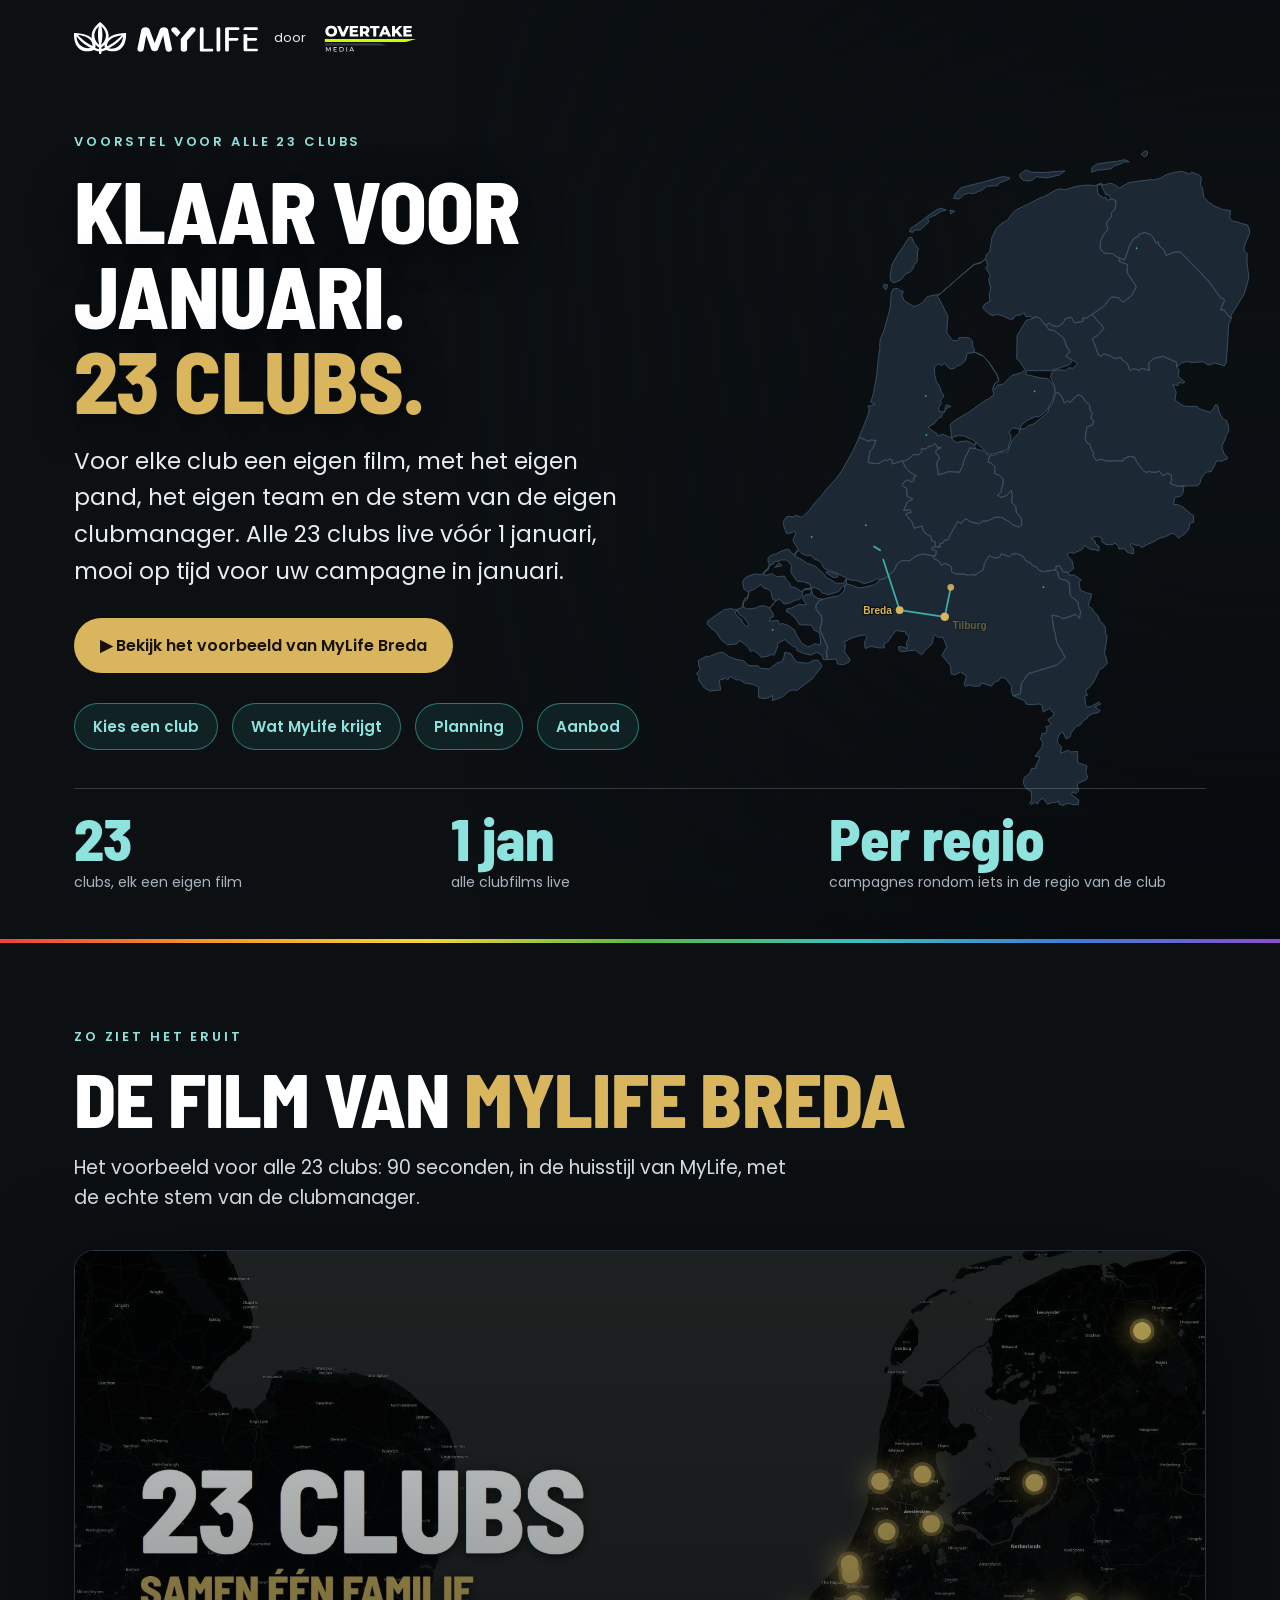
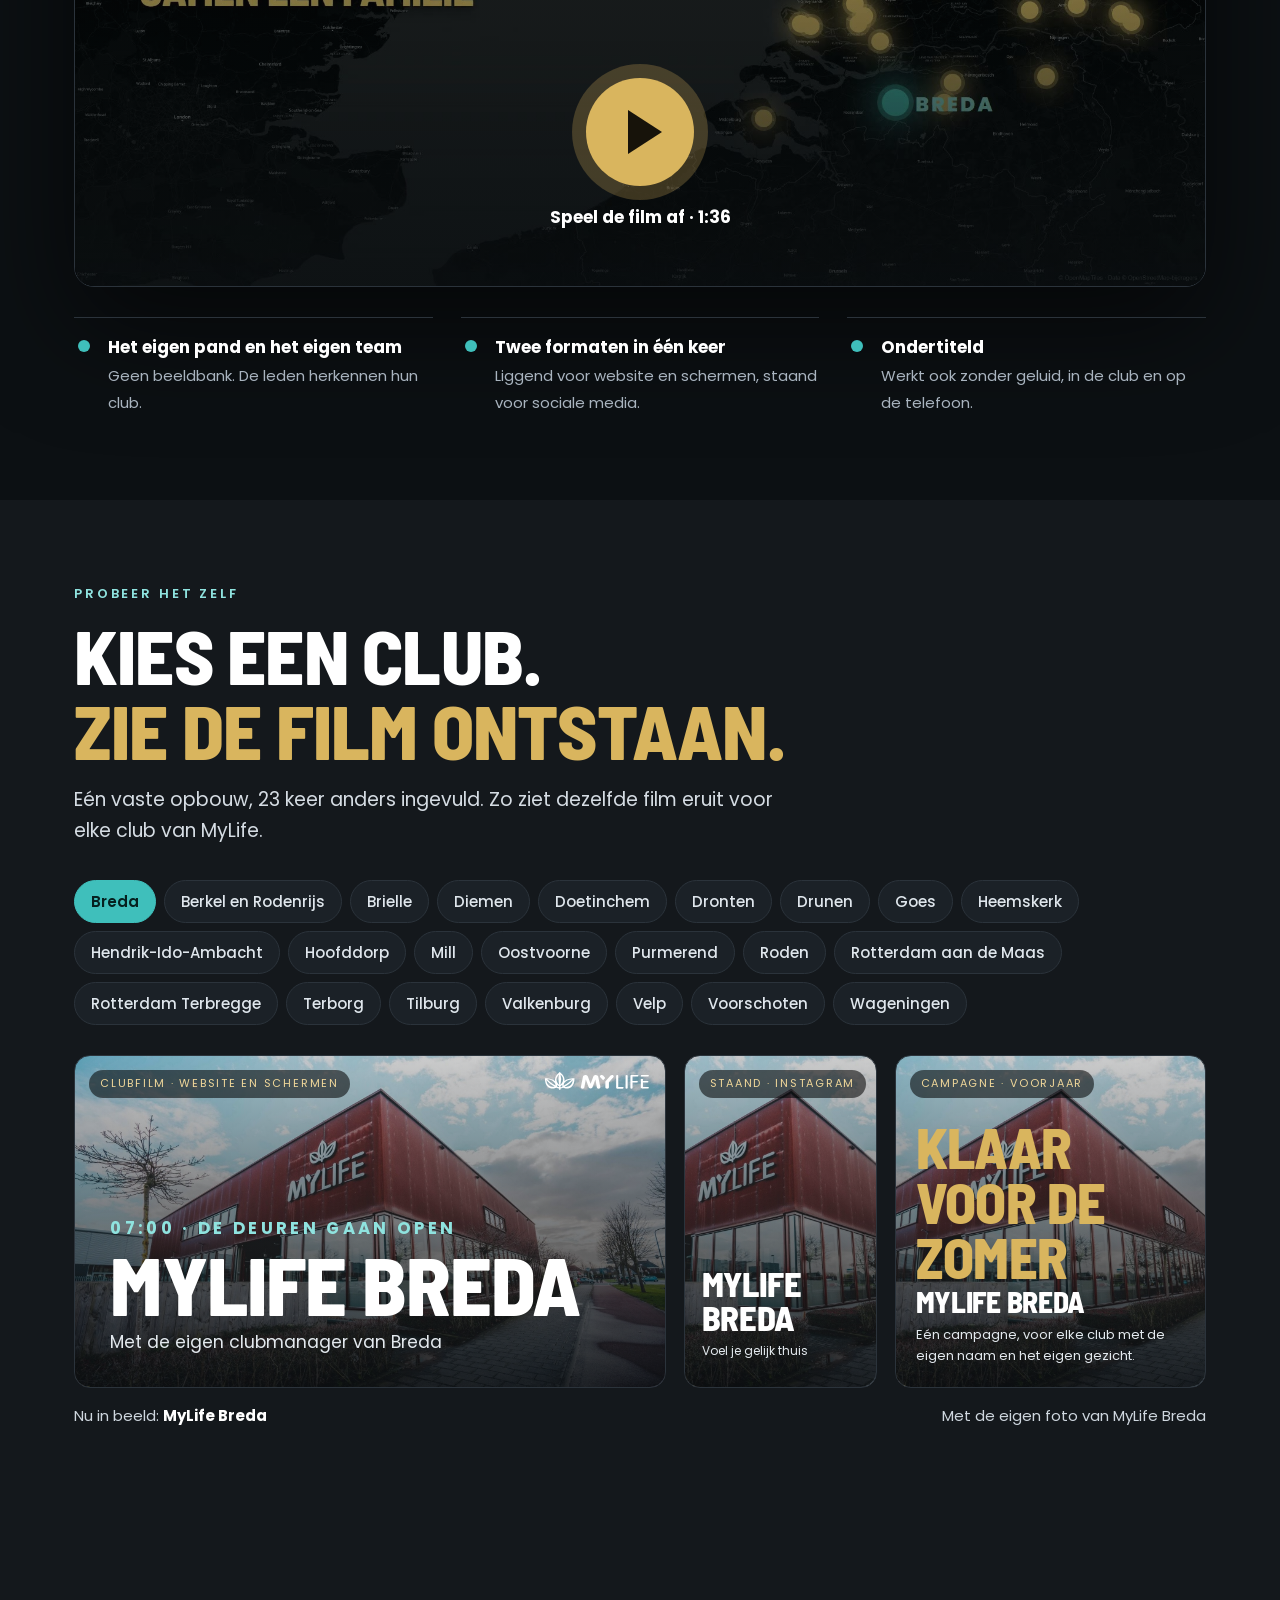
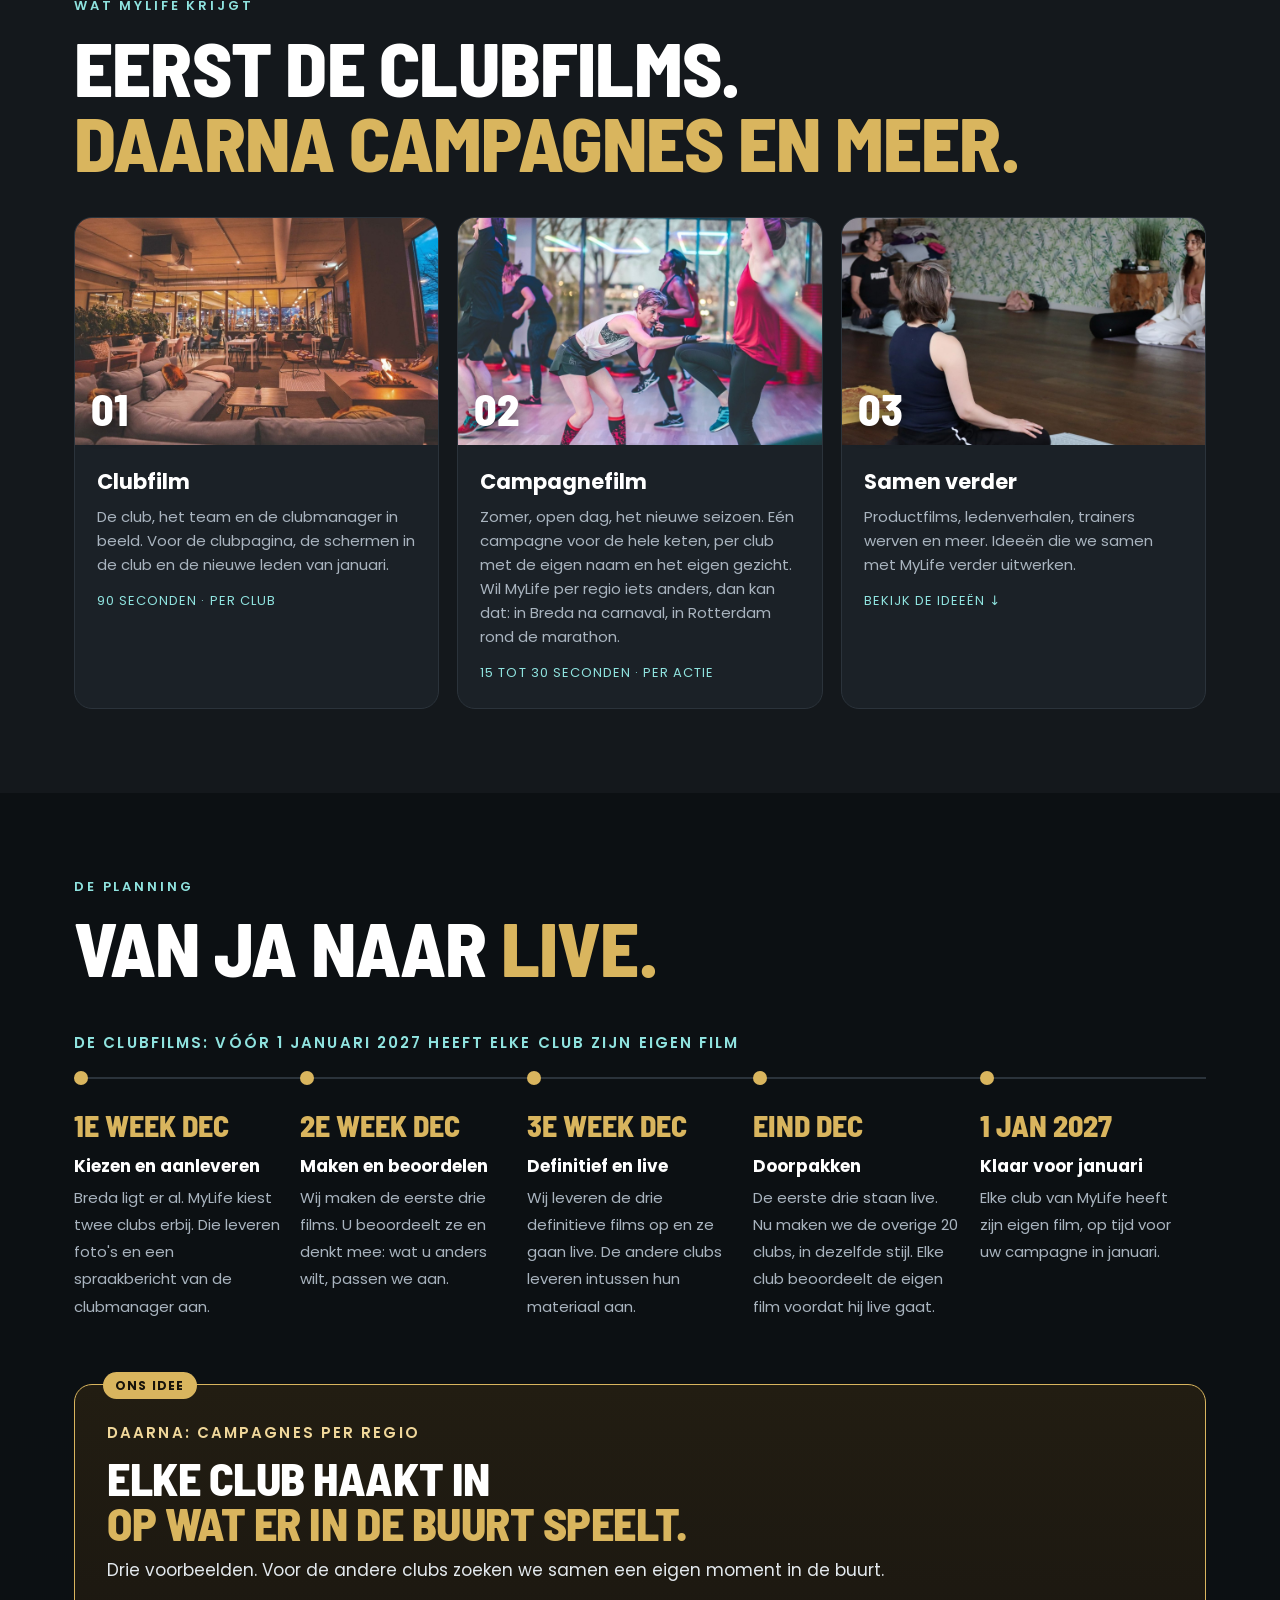
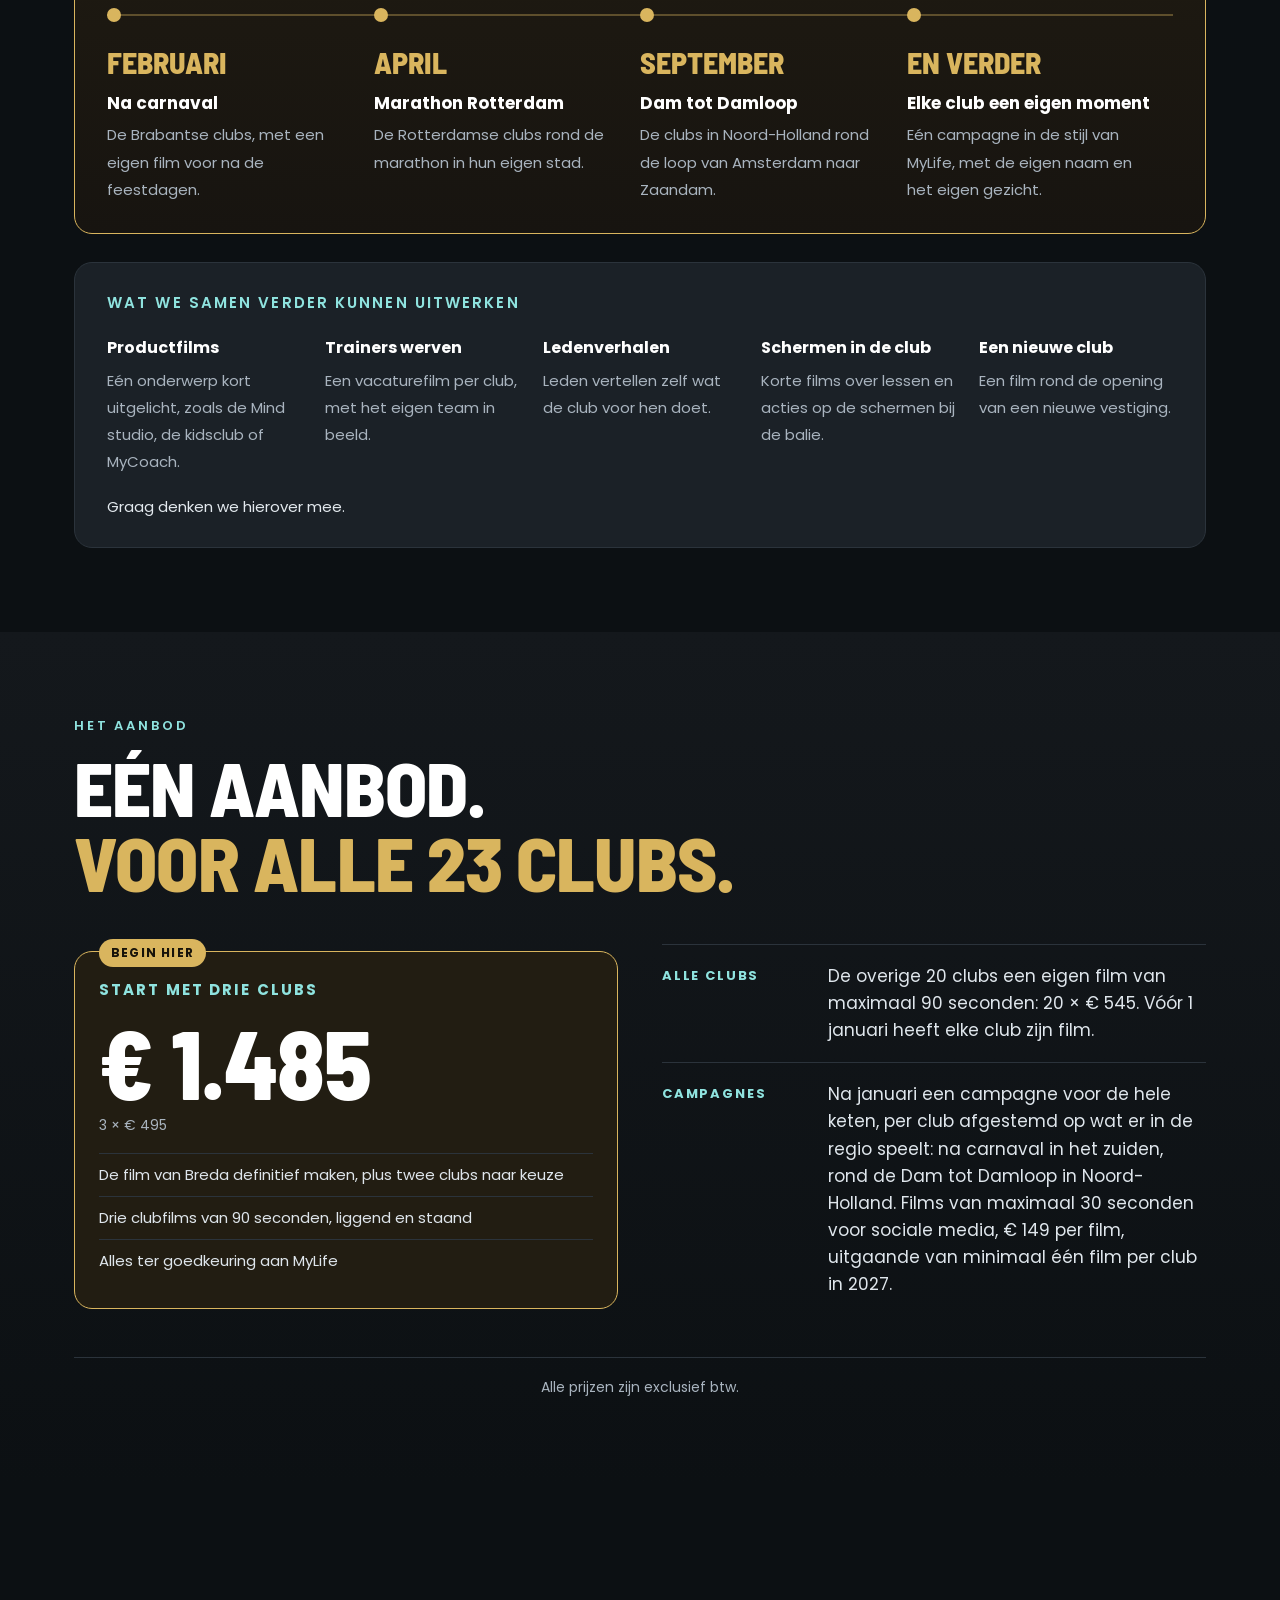
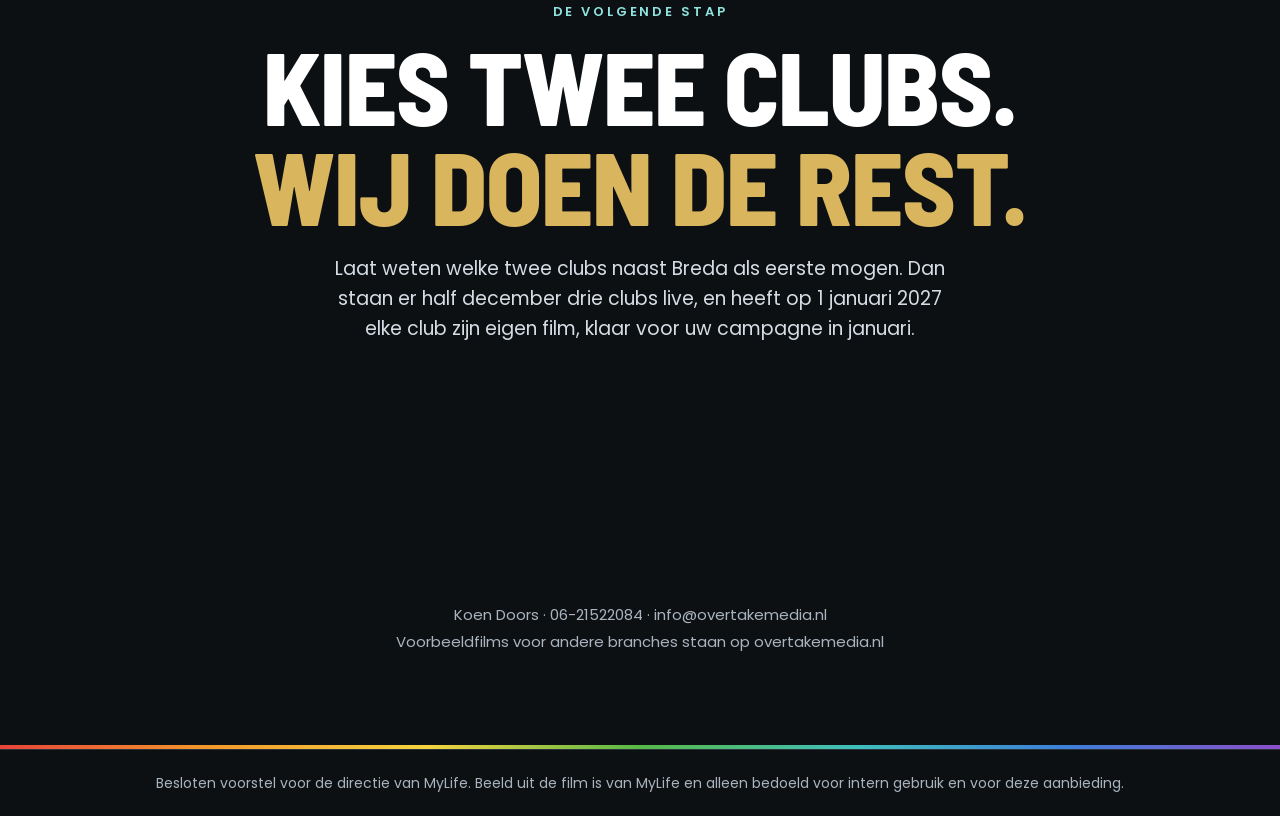
<file: concept/mylife-x8ac/index.html>
<!doctype html>
<html lang="nl">
<head>
<meta charset="utf-8">
<meta name="viewport" content="width=device-width, initial-scale=1">
<meta name="robots" content="noindex, nofollow">
<title>MyLife · 23 clubs klaar voor januari</title>
<link rel="preconnect" href="https://fonts.googleapis.com">
<link rel="preconnect" href="https://fonts.gstatic.com" crossorigin>
<link href="https://fonts.googleapis.com/css2?family=Barlow+Semi+Condensed:wght@600;700;800&family=Poppins:wght@400;500;600;700&display=swap" rel="stylesheet">
<style>
  :root { --nacht:#0c1013; --donker:#14181c; --vlak:#1b2127; --lijn:#2b333b; --wit:#fff; --zacht:#a9b4bf; --cyaan:#3fbfbb; --cyaan-l:#8fe3df; --goud:#d9b55e; --goud-l:#f0d79a; }
  * { box-sizing:border-box; margin:0; }
  html { scroll-behavior:smooth; }
  body { background:var(--nacht); color:var(--wit); font:17px/1.6 Poppins,system-ui,sans-serif; -webkit-font-smoothing:antialiased; overflow-x:hidden; }
  img, video { display:block; max-width:100%; }
  .kop { font-family:"Barlow Semi Condensed",sans-serif; font-weight:800; text-transform:uppercase; line-height:.98; letter-spacing:-.01em; }
  .wrap { max-width:1180px; margin:0 auto; padding:0 24px; }
  .oog { font-weight:600; font-size:13px; letter-spacing:.22em; text-transform:uppercase; color:var(--cyaan-l); }
  .knop { display:inline-flex; align-items:center; gap:10px; font:600 16px Poppins,sans-serif; padding:15px 26px; border-radius:40px; border:0; cursor:pointer; text-decoration:none; transition:transform .15s, background .15s; }
  .knop:hover { transform:translateY(-2px); }
  .knop.vol { background:var(--goud); color:#17130a; } .knop.vol:hover { background:var(--goud-l); }
  .knop.lijn { background:rgba(255,255,255,.08); color:#fff; border:1px solid rgba(255,255,255,.35); backdrop-filter:blur(6px); }
  .regenboog { height:4px; background:linear-gradient(90deg,#e8443a,#f39a2b,#f5d33f,#58b947,#3fbfbb,#3d7fd9,#8b4fc9); }

  /* Opening */
  .held { position:relative; min-height:min(100svh,980px); display:flex; flex-direction:column; overflow:hidden; }
  .held video { position:absolute; inset:0; left:auto; width:64%; height:100%; object-fit:cover; object-position:62% 50%; animation:zoom 14s ease-out both; }
  @keyframes zoom { from { transform:scale(1.12); } to { transform:scale(1); } }
  .held video { z-index:0; }
  .held .netwerk { --l:calc(max(24px, (100% - 1180px) / 2 + 24px) + max(610px, min(6.8vw, 100px) * 6.6 + 40px)); position:absolute; z-index:1; left:var(--l); width:calc(98% - var(--l)); top:9%; height:84%; object-fit:contain; object-position:50% 50%; opacity:.95; }
  .held h1.kop { font-size:clamp(54px,6.8vw,100px); } .held .midden p.in { max-width:560px; }
  .held .netwerk { z-index:2; }
  .held .midden { padding-top:56px; }
  .knop.hfd { background:rgba(63,191,187,.1); color:var(--cyaan-l); border:1px solid rgba(63,191,187,.55); padding:11px 18px; font-size:15px; backdrop-filter:blur(6px); }
  .held .knoppen { max-width:600px; gap:12px 10px; } .held .knoppen .breuk { flex-basis:100%; height:2px; }
  .knop.hfd:hover { background:rgba(63,191,187,.2); border-color:var(--cyaan); }
  html { scroll-behavior:smooth; }
  .regio { position:relative; margin-top:64px; padding:36px 32px 30px; border:1px solid var(--goud); border-radius:18px; background:linear-gradient(180deg,#221d12,#171410); }
  .regio::before { content:"Ons idee"; position:absolute; top:-13px; left:28px; background:var(--goud); color:#17130a; font-size:12px; font-weight:700; letter-spacing:.1em; text-transform:uppercase; padding:4px 12px; border-radius:20px; }
  .regio .spoor { margin-top:0; color:var(--goud-l); }
  .regio h3.kop { font-size:clamp(30px,3.6vw,48px); margin:10px 0 0; }
  .regio h3.kop em { font-style:normal; color:var(--goud); }
  .meer { margin-top:28px; padding:28px 32px; border:1px solid var(--lijn); border-radius:18px; background:var(--vlak); }
  .meer .spoor { margin-top:0; }
  .meer .ideeen { display:grid; grid-template-columns:repeat(5,1fr); gap:24px; margin-top:20px; }
  a.kaart { color:inherit; text-decoration:none; transition:border-color .2s, transform .2s; } a.kaart:hover { border-color:var(--cyaan); transform:translateY(-3px); }
  #meer { scroll-margin-top:40px; }
  .meer .ideeen b { display:block; font-size:16px; margin-bottom:6px; }
  .meer .ideeen span { font-size:15px; color:var(--zacht); }
  .meer .mee { margin-top:20px; font-size:15px; color:#e3e9ee; }
  .aanbod .btw { margin-top:40px; padding-top:18px; border-top:1px solid var(--lijn); font-size:14px; color:var(--zacht); text-align:center; }
  .regio .voorbeeld { margin-top:12px; color:#e3e9ee; font-size:17px; }
  .regio .stappen { margin-top:30px; border-top-color:rgba(217,181,94,.35); }
  .held .laag { opacity:0; transition:opacity 3.6s cubic-bezier(.45,0,.55,1) .8s; } .held .laag.aan { opacity:1; transition:opacity 3.2s cubic-bezier(.33,0,.2,1) 0s; }
  .held::after { content:""; position:absolute; inset:0; z-index:1; background:linear-gradient(90deg,#0c1013 0%,#0c1013 34%,rgba(12,16,19,.8) 46%,rgba(12,16,19,.5) 60%,rgba(12,16,19,.18) 76%,rgba(12,16,19,0) 94%),linear-gradient(180deg,rgba(8,11,14,.55) 0%,rgba(8,11,14,0) 22%,rgba(8,11,14,.2) 60%,rgba(8,11,14,.97) 100%); }
  .held > * { position:relative; z-index:2; width:100%; }
  .balk { display:flex; align-items:center; justify-content:space-between; gap:16px; padding-top:22px; padding-bottom:22px; }
  .balk .merk { display:flex; align-items:center; gap:16px; }
  .balk .merk img.ml { height:32px; } .balk .merk img.om { height:30px; }
  .balk .merk span { color:#e7ecf1; font-size:13px; }
  .balk .rechts { display:flex; align-items:center; gap:14px; }
  .balk .voor { font-size:13px; font-weight:500; color:#fff; background:rgba(8,11,14,.6); border:1px solid rgba(255,255,255,.3); padding:8px 16px; border-radius:30px; backdrop-filter:blur(6px); }
  .balk .knop { padding:10px 20px; font-size:14px; }
  .held .midden { margin-top:auto; padding-bottom:44px; }
  .held h1 { font-size:clamp(54px,9.4vw,140px); margin:14px 0 20px; text-shadow:0 6px 40px rgba(0,0,0,.6); }
  .held h1 em { font-style:normal; color:var(--goud); }
  .held p.in { font-size:clamp(18px,2vw,23px); max-width:660px; color:#e7ecf1; margin-bottom:28px; }
  .held .knoppen { display:flex; flex-wrap:wrap; gap:14px; }
  .teller { display:grid; grid-template-columns:repeat(3,1fr); border-top:1px solid rgba(255,255,255,.18); margin-top:38px; }
  .teller div { padding:20px 0 0; }
  .teller b { display:block; font-family:"Barlow Semi Condensed",sans-serif; font-weight:800; font-size:clamp(34px,4.6vw,60px); line-height:1; color:var(--cyaan-l); }
  .teller span { color:var(--zacht); font-size:14px; }

  section { padding:84px 0; }
  .alleen-mobiel { display:none; }
  h2 { font-size:clamp(40px,6vw,84px); margin:12px 0 18px; }
  h2 em { font-style:normal; color:var(--goud); }
  .lead { color:#d5dce3; font-size:19px; max-width:720px; }

  /* Live proef */
  .proef { background:var(--donker); }
  .chips { display:flex; flex-wrap:wrap; gap:8px; margin:34px 0 30px; }
  .chip { font:500 15px Poppins,sans-serif; color:#dfe6ec; background:var(--vlak); border:1px solid var(--lijn); padding:9px 16px; border-radius:30px; cursor:pointer; transition:.15s; }
  .chip:hover { border-color:var(--cyaan); }
  .chip.aan { background:var(--cyaan); border-color:var(--cyaan); color:#06201f; font-weight:600; }
  .schermen { display:grid; grid-template-columns:1.9fr .62fr 1fr; gap:18px; align-items:stretch; }
  .scherm { position:relative; border-radius:16px; overflow:hidden; background:#000 center/cover; border:1px solid var(--lijn); isolation:isolate; }
  .scherm::before { content:""; position:absolute; inset:0; background:linear-gradient(180deg,rgba(6,9,12,.2),rgba(6,9,12,.86)); z-index:-1; }
  .scherm .soort { position:absolute; top:14px; left:14px; font-size:11px; letter-spacing:.16em; text-transform:uppercase; background:rgba(0,0,0,.55); padding:5px 11px; border-radius:20px; color:var(--goud-l); }
  .scherm img.logo { position:absolute; top:16px; right:16px; height:18px; }
  .liggend { aspect-ratio:16/9; }
  .liggend .tekst { position:absolute; left:6%; bottom:9%; right:6%; }
  .liggend .tijd { font-weight:700; letter-spacing:.2em; color:var(--cyaan-l); font-size:clamp(12px,1.3vw,17px); }
  .liggend .naam { font-size:clamp(34px,6.4vw,92px); }
  .liggend .regel { font-size:clamp(13px,1.35vw,18px); color:#e3e9ee; margin-top:6px; }
  .staand .tekst { position:absolute; left:9%; right:9%; bottom:8%; }
  .staand .naam { font-size:clamp(22px,2.7vw,38px); }
  .staand .regel { font-size:12px; color:#e3e9ee; margin-top:6px; }
  .campagne { display:flex; flex-direction:column; justify-content:flex-end; padding:20px; }
  .campagne .groot { font-size:clamp(34px,4.4vw,62px); color:var(--goud); }
  .campagne .naam { font-size:clamp(20px,2.3vw,30px); margin-top:4px; }
  .campagne .regel { font-size:13px; color:#e3e9ee; margin-top:8px; }
  .wissel { animation:in .55s cubic-bezier(.2,.8,.2,1); }
  @keyframes in { from { opacity:0; transform:translateY(22px) scale(.98); filter:blur(6px); } to { opacity:1; transform:none; filter:none; } }
  .onder { display:flex; justify-content:space-between; flex-wrap:wrap; gap:10px; margin-top:16px; color:#cfd7df; font-size:15px; }
  .onder b { color:#fff; }

  /* Film */
  .filmvak { display:grid; grid-template-columns:1.5fr 1fr; gap:44px; align-items:center; }
  .speler { position:relative; border-radius:20px; overflow:hidden; border:1px solid var(--lijn); box-shadow:0 40px 110px rgba(0,0,0,.6); margin-top:36px; }
  .speler video { width:100%; aspect-ratio:16/9; background:#000; }
  .start { position:absolute; inset:0; width:100%; border:0; cursor:pointer; background:linear-gradient(180deg,rgba(8,11,14,.15),rgba(8,11,14,.6)); display:flex; flex-direction:column; align-items:center; justify-content:flex-end; padding-bottom:5%; gap:18px; color:#fff; font:600 17px Poppins,sans-serif; }
  .start span { width:108px; height:108px; border-radius:50%; background:var(--goud); position:relative; box-shadow:0 0 0 14px rgba(217,181,94,.25); transition:transform .2s; }
  .start span::after { content:""; position:absolute; left:42px; top:32px; border-left:34px solid #17130a; border-top:22px solid transparent; border-bottom:22px solid transparent; }
  .start:hover span { transform:scale(1.08); }
  .punten { list-style:none; padding:0; margin-top:30px; display:grid; grid-template-columns:repeat(3,1fr); gap:28px; }
  .punten li { padding:16px 0 0 34px; border-top:1px solid var(--lijn); position:relative; }
  .punten li::before { content:""; position:absolute; left:4px; top:22px; width:12px; height:12px; border-radius:50%; background:var(--cyaan); }
  .punten b { display:block; }
  .punten span { color:var(--zacht); font-size:15px; }

  /* Drie soorten */
  .soorten { background:var(--donker); }
  .drie { display:grid; grid-template-columns:repeat(3,1fr); gap:18px; margin-top:38px; }
  .kaart { background:var(--vlak); border:1px solid var(--lijn); border-radius:18px; overflow:hidden; display:flex; flex-direction:column; }
  .kaart .beeld { aspect-ratio:16/10; background:center/cover; position:relative; }
  .kaart .beeld span { position:absolute; left:16px; bottom:14px; font-family:"Barlow Semi Condensed",sans-serif; font-weight:800; font-size:44px; line-height:1; text-shadow:0 3px 18px rgba(0,0,0,.7); }
  .kaart .in { padding:20px 22px 24px; }
  .kaart h3 { font-size:21px; margin-bottom:6px; }
  .kaart p { color:var(--zacht); font-size:15px; }
  .kaart .feit { margin-top:14px; font-size:13px; letter-spacing:.08em; text-transform:uppercase; color:var(--cyaan-l); }

  /* Planning */
  .stappen { display:grid; grid-template-columns:repeat(4,1fr); gap:0; margin-top:44px; border-top:2px solid var(--lijn); }
  .spoor { margin-top:46px; font-weight:600; font-size:15px; letter-spacing:.14em; text-transform:uppercase; color:var(--cyaan-l); }
  .spoor + .stappen { margin-top:22px; }
  .drie-stappen { grid-template-columns:repeat(3,1fr); max-width:75%; }
  .stappen.vijf { grid-template-columns:repeat(5,1fr); }
  .stap { padding:22px 20px 0 0; position:relative; }
  .stap::before { content:""; position:absolute; top:-8px; left:0; width:14px; height:14px; border-radius:50%; background:var(--goud); }
  .stap .dat { font-family:"Barlow Semi Condensed",sans-serif; font-weight:800; font-size:30px; color:var(--goud); text-transform:uppercase; }
  .stap b { display:block; margin:4px 0 4px; }
  .stap span { color:var(--zacht); font-size:15px; }

  /* Aanbod */
  .aanbod { background:linear-gradient(180deg,var(--donker),var(--nacht)); }
  .prijs { display:grid; grid-template-columns:1fr 1.15fr 1fr; gap:18px; margin-top:40px; align-items:stretch; }
  .p { background:var(--vlak); border:1px solid var(--lijn); border-radius:18px; padding:26px 24px; }
  .p.kern { border-color:var(--goud); background:#221d12; position:relative; }
  .p.kern::before { content:"Begin hier"; position:absolute; top:-13px; left:24px; background:var(--goud); color:#17130a; font-size:12px; font-weight:700; letter-spacing:.1em; text-transform:uppercase; padding:4px 12px; border-radius:20px; }
  .p h3 { font-size:15px; letter-spacing:.14em; text-transform:uppercase; color:var(--cyaan-l); }
  .p .bedrag { font-family:"Barlow Semi Condensed",sans-serif; font-weight:800; font-size:62px; line-height:1; margin:12px 0 4px; }
  .p .per { color:var(--zacht); font-size:14px; }
  .p ul { list-style:none; padding:0; margin-top:16px; }
  .p li { padding:9px 0; border-top:1px solid var(--lijn); font-size:15px; color:#dfe6ec; }
  .een { display:grid; grid-template-columns:1fr 1fr; gap:44px; margin-top:44px; align-items:center; }
  .een .bedrag { font-size:96px; }
  .daarna div { padding:18px 0; border-top:1px solid var(--lijn); display:grid; grid-template-columns:150px 1fr; gap:16px; }
  .daarna b { color:var(--cyaan-l); font-size:13px; letter-spacing:.14em; text-transform:uppercase; padding-top:3px; }
  .daarna span { color:#dfe6ec; }
  .naast { display:grid; grid-template-columns:1fr 1fr; gap:18px; margin-top:18px; }
  .naast div { border:1px solid var(--lijn); border-radius:18px; padding:22px 24px; }
  .naast b { font-family:"Barlow Semi Condensed",sans-serif; font-weight:800; font-size:44px; line-height:1; display:block; }
  .naast .wij b { color:var(--goud); }
  .naast span { color:var(--zacht); font-size:15px; }

  /* Slot */
  .slot { text-align:center; padding:120px 0 90px; position:relative; }
  .slot h2 { font-size:clamp(46px,8vw,120px); }
  .slot p { color:#d5dce3; max-width:620px; margin:0 auto 30px; font-size:19px; }
  .slot .wie { margin-top:44px; color:var(--zacht); font-size:15px; line-height:1.8; }
  .slot .wie img { height:40px; margin:0 auto 14px; }
  .slot .wie a { color:inherit; text-decoration:none; } .slot .wie a:hover { text-decoration:underline; }
  .om3d { display:block; width:min(520px,86vw); aspect-ratio:2.5/1; object-fit:cover; object-position:50% 43%; margin:0 auto 4px; mix-blend-mode:screen; filter:contrast(1.4) brightness(.8); -webkit-mask-image:radial-gradient(closest-side,#000 72%,transparent); mask-image:radial-gradient(closest-side,#000 72%,transparent); }
  .slot .wie small { display:block; margin-top:0; color:inherit; font-size:inherit; }
  footer { border-top:1px solid var(--lijn); padding:22px 0; color:#a9b4bf; font-size:14px; text-align:center; }

  .toon { opacity:0; transform:translateY(26px); transition:opacity .7s, transform .7s; }
  .toon.zichtbaar { opacity:1; transform:none; }

  @media (max-width:860px) {
    section { padding:72px 0; }
    .balk .voor, .balk .merk span, .balk .merk img.om { display:none; }
    .held video { width:100%; height:360px; bottom:auto; object-position:50% 40%; }
    .held .netwerk { left:0; top:64px; height:300px; width:100%; }
    .held::after { background:linear-gradient(180deg,rgba(12,16,19,.6) 0,rgba(12,16,19,.05) 110px,rgba(12,16,19,.1) 230px,#0c1013 356px); }
    .held .midden { padding-top:250px; margin-top:0; }
    .held h1 { font-size:clamp(52px,15.5vw,96px); }
    .teller { gap:14px; } .teller b { font-size:32px; }
    .alleen-mobiel { display:block; margin:-12px 0 22px; color:var(--goud-l); } .held p.in { margin-bottom:22px; }
    .punten { grid-template-columns:1fr; gap:0; } .start span { width:76px; height:76px; } .start span::after { left:29px; top:22px; border-left-width:24px; border-top-width:16px; border-bottom-width:16px; }
    .schermen { grid-template-columns:1fr 1fr; } .liggend { grid-column:1 / -1; }
    .staand { aspect-ratio:9/16; } .campagne { min-height:0; }
    .filmvak, .drie, .prijs, .naast, .een { grid-template-columns:1fr; }
    .een .bedrag { font-size:72px; } .daarna div { grid-template-columns:1fr; gap:4px; }
    .stappen, .stappen.vijf { grid-template-columns:1fr 1fr; row-gap:26px; }
    .regio { padding:30px 20px 24px; } .regio .stappen { grid-template-columns:1fr; }
    .meer { padding:24px 20px; } .meer .ideeen { grid-template-columns:1fr 1fr; gap:20px 16px; } .drie-stappen { max-width:none; }
    .chips { flex-wrap:nowrap; overflow-x:auto; margin-left:-24px; margin-right:-24px; padding:0 24px 8px; scrollbar-width:none; }
    .chip { white-space:nowrap; }
    .teller span { font-size:12px; }
  }
</style>
</head>
<body>

<header class="held">
  <img class="netwerk laag aan" src="netwerk.svg" alt="">
  <video class="laag" src="pand-liggend.mp4" poster="stil-pand.jpg" muted playsinline preload="auto" data-tempo="0.33"></video>
  <video class="laag" src="lounge-liggend.mp4" poster="stil-lounge.jpg" muted playsinline preload="auto" data-tempo="0.45"></video>
  <div class="wrap balk">
    <div class="merk"><img class="ml" src="logo_white.svg" alt="MyLife"><span>door</span><img class="om" src="om-wit.svg" alt="Overtake Media"></div>  </div>
  <div class="wrap midden">
    <div class="oog">Voorstel voor alle 23 clubs</div>
    <h1 class="kop">Klaar voor<br>januari.<br><em>23 clubs.</em></h1>
    <p class="in">Voor elke club een eigen film, met het eigen pand, het eigen team en de stem van de eigen clubmanager. Alle 23 clubs live vóór 1 januari, mooi op tijd voor uw campagne in januari.</p>
        <div class="knoppen">
      <a class="knop vol" href="#film" id="speel">▶ Bekijk het voorbeeld van MyLife Breda</a>
      <span class="breuk"></span>
      <a class="knop hfd" href="#proef">Kies een club</a>
      <a class="knop hfd" href="#pakket">Wat MyLife krijgt</a>
      <a class="knop hfd" href="#planning">Planning</a>
      <a class="knop hfd" href="#aanbod">Aanbod</a>
    </div>
    <div class="teller">
      <div><b>23</b><span>clubs, elk een eigen film</span></div>
      <div><b>1 jan</b><span>alle clubfilms live</span></div>
      <div><b>Per regio</b><span>campagnes rondom iets in de regio van de club</span></div>
    </div>
  </div>
</header>
<div class="regenboog"></div>

<section id="film">
  <div class="wrap">
    <div class="oog toon">Zo ziet het eruit</div>
    <h2 class="kop toon">De film van <em>MyLife Breda</em></h2>
    <p class="lead toon">Het voorbeeld voor alle 23 clubs: 90 seconden, in de huisstijl van MyLife, met de echte stem van de clubmanager.</p>
    <div class="speler toon" id="speler">
      <video id="hoofd" src="breda.mp4?v=3" poster="kaart.jpg" preload="metadata" playsinline></video>
      <button class="start" id="start" aria-label="Speel de film af"><span></span><b>Speel de film af · 1:36</b></button>
    </div>
    <ul class="punten">
      <li class="toon"><b>Het eigen pand en het eigen team</b><span>Geen beeldbank. De leden herkennen hun club.</span></li>
      <li class="toon"><b>Twee formaten in één keer</b><span>Liggend voor website en schermen, staand voor sociale media.</span></li>
      <li class="toon"><b>Ondertiteld</b><span>Werkt ook zonder geluid, in de club en op de telefoon.</span></li>
    </ul>
  </div>
</section>

<section class="proef" id="proef">
  <div class="wrap">
    <div class="oog toon">Probeer het zelf</div>
    <h2 class="kop toon">Kies een club.<br><em>Zie de film ontstaan.</em></h2>
    <p class="lead toon">Eén vaste opbouw, 23 keer anders ingevuld. Zo ziet dezelfde film eruit voor elke club van MyLife.</p>
    <div class="chips" id="chips"></div>
    <div class="schermen">
      <div class="scherm liggend" id="s1">
        <span class="soort">Clubfilm · website en schermen</span><img class="logo" src="logo_white.svg" alt="">
        <div class="tekst"><div class="tijd">07:00 · DE DEUREN GAAN OPEN</div><div class="kop naam" data-naam></div><div class="regel" data-regel></div></div>
      </div>
      <div class="scherm staand" id="s2">
        <span class="soort">Staand · Instagram</span>
        <div class="tekst"><div class="kop naam" data-naam></div><div class="regel">Voel je gelijk thuis</div></div>
      </div>
      <div class="scherm campagne" id="s3">
        <span class="soort">Campagne · voorjaar</span>
        <div class="kop groot">Klaar voor de zomer</div>
        <div class="kop naam" data-naam></div>
        <div class="regel">Eén campagne, voor elke club met de eigen naam en het eigen gezicht.</div>
      </div>
    </div>
    <div class="onder"><span>Nu in beeld: <b id="nu"></b></span><span id="status"></span></div>
  </div>
</section>

<section class="soorten" id="pakket">
  <div class="wrap">
    <div class="oog toon">Wat MyLife krijgt</div>
    <h2 class="kop toon">Eerst de clubfilms.<br><em>Daarna campagnes en meer.</em></h2>
    <div class="drie">
      <div class="kaart toon"><div class="beeld" style="background-image:url(f-breda-pand.jpg)"><span>01</span></div><div class="in"><h3>Clubfilm</h3><p>De club, het team en de clubmanager in beeld. Voor de clubpagina, de schermen in de club en de nieuwe leden van januari.</p><div class="feit">90 seconden · per club</div></div></div>
      <div class="kaart toon"><div class="beeld" style="background-image:url(f-groepslessen.jpg)"><span>02</span></div><div class="in"><h3>Campagnefilm</h3><p>Zomer, open dag, het nieuwe seizoen. Eén campagne voor de hele keten, per club met de eigen naam en het eigen gezicht. Wil MyLife per regio iets anders, dan kan dat: in Breda na carnaval, in Rotterdam rond de marathon.</p><div class="feit">15 tot 30 seconden · per actie</div></div></div>
      <a class="kaart toon" href="#meer"><div class="beeld" style="background-image:url(f-yoga.jpg)"><span>03</span></div><div class="in"><h3>Samen verder</h3><p>Productfilms, ledenverhalen, trainers werven en meer. Ideeën die we samen met MyLife verder uitwerken.</p><div class="feit">Bekijk de ideeën ↓</div></div></a>
    </div>
  </div>
</section>

<section id="planning">
  <div class="wrap">
    <div class="oog toon">De planning</div>
    <h2 class="kop toon">Van ja naar <em>live.</em></h2>
    <div class="spoor toon">De clubfilms: vóór 1 januari 2027 heeft elke club zijn eigen film</div>
    <div class="stappen vijf">
      <div class="stap toon"><div class="dat">1e week dec</div><b>Kiezen en aanleveren</b><span>Breda ligt er al. MyLife kiest twee clubs erbij. Die leveren foto's en een spraakbericht van de clubmanager aan.</span></div>
      <div class="stap toon"><div class="dat">2e week dec</div><b>Maken en beoordelen</b><span>Wij maken de eerste drie films. U beoordeelt ze en denkt mee: wat u anders wilt, passen we aan.</span></div>
      <div class="stap toon"><div class="dat">3e week dec</div><b>Definitief en live</b><span>Wij leveren de drie definitieve films op en ze gaan live. De andere clubs leveren intussen hun materiaal aan.</span></div>
      <div class="stap toon"><div class="dat">Eind dec</div><b>Doorpakken</b><span>De eerste drie staan live. Nu maken we de overige 20 clubs, in dezelfde stijl. Elke club beoordeelt de eigen film voordat hij live gaat.</span></div>
      <div class="stap toon"><div class="dat">1 jan 2027</div><b>Klaar voor januari</b><span>Elke club van MyLife heeft zijn eigen film, op tijd voor uw campagne in januari.</span></div>
    </div>
    <div class="regio toon">
      <div class="spoor">Daarna: campagnes per regio</div>
      <h3 class="kop">Elke club haakt in<br><em>op wat er in de buurt speelt.</em></h3>
      <p class="voorbeeld">Drie voorbeelden. Voor de andere clubs zoeken we samen een eigen moment in de buurt.</p>
      <div class="stappen">
        <div class="stap"><div class="dat">Februari</div><b>Na carnaval</b><span>De Brabantse clubs, met een eigen film voor na de feestdagen.</span></div>
        <div class="stap"><div class="dat">April</div><b>Marathon Rotterdam</b><span>De Rotterdamse clubs rond de marathon in hun eigen stad.</span></div>
        <div class="stap"><div class="dat">September</div><b>Dam tot Damloop</b><span>De clubs in Noord-Holland rond de loop van Amsterdam naar Zaandam.</span></div>
        <div class="stap"><div class="dat">En verder</div><b>Elke club een eigen moment</b><span>Eén campagne in de stijl van MyLife, met de eigen naam en het eigen gezicht.</span></div>
      </div>
    </div>
    <div class="meer toon" id="meer">
      <div class="spoor">Wat we samen verder kunnen uitwerken</div>
      <div class="ideeen">
        <div><b>Productfilms</b><span>Eén onderwerp kort uitgelicht, zoals de Mind studio, de kidsclub of MyCoach.</span></div>
        <div><b>Trainers werven</b><span>Een vacaturefilm per club, met het eigen team in beeld.</span></div>
        <div><b>Ledenverhalen</b><span>Leden vertellen zelf wat de club voor hen doet.</span></div>
        <div><b>Schermen in de club</b><span>Korte films over lessen en acties op de schermen bij de balie.</span></div>
        <div><b>Een nieuwe club</b><span>Een film rond de opening van een nieuwe vestiging.</span></div>
      </div>
      <p class="mee">Graag denken we hierover mee.</p>
    </div>
  </div>
</section>

<section class="aanbod" id="aanbod">
  <div class="wrap">
    <div class="oog toon">Het aanbod</div>
    <h2 class="kop toon">Eén aanbod.<br><em>Voor alle 23 clubs.</em></h2>
    <div class="een">
      <div class="p kern toon">
        <h3>Start met drie clubs</h3>
        <div class="kop bedrag">€ 1.485</div>
        <div class="per">3 × € 495</div>
        <ul><li>De film van Breda definitief maken, plus twee clubs naar keuze</li><li>Drie clubfilms van 90 seconden, liggend en staand</li><li>Alles ter goedkeuring aan MyLife</li></ul>      </div>
      <div class="daarna toon">
        <div><b>Alle clubs</b><span>De overige 20 clubs een eigen film van maximaal 90 seconden: 20 × € 545. Vóór 1 januari heeft elke club zijn film.</span></div>
        <div><b>Campagnes</b><span>Na januari een campagne voor de hele keten, per club afgestemd op wat er in de regio speelt: na carnaval in het zuiden, rond de Dam tot Damloop in Noord-Holland. Films van maximaal 30 seconden voor sociale media, € 149 per film, uitgaande van minimaal één film per club in 2027.</span></div>
      </div>
    </div>
    <p class="btw toon">Alle prijzen zijn exclusief btw.</p>
  </div>
</section>

<section class="slot" id="gesprek">
  <div class="wrap">
    <div class="oog toon">De volgende stap</div>
    <h2 class="kop toon">Kies twee clubs.<br><em>Wij doen de rest.</em></h2>
    <p class="toon">Laat weten welke twee clubs naast Breda als eerste mogen. Dan staan er half december drie clubs live, en heeft op 1 januari 2027 elke club zijn eigen film, klaar voor uw campagne in januari.</p>    <div class="wie toon"><video class="om3d" id="om3d" src="om-3d.mp4" muted loop playsinline preload="auto" aria-label="Overtake Media"></video>Koen Doors · <a href="tel:+31621522084">06-21522084</a> · <a href="mailto:info@overtakemedia.nl">info@overtakemedia.nl</a><small>Voorbeeldfilms voor andere branches staan op <a href="https://overtakemedia.nl/films.html" target="_blank" rel="noopener">overtakemedia.nl</a></small></div>
  </div>
</section>
<div class="regenboog"></div>
<footer><div class="wrap">Besloten voorstel voor de directie van MyLife. Beeld uit de film is van MyLife en alleen bedoeld voor intern gebruik en voor deze aanbieding.</div></footer>

<script>
const clubs = ["Breda","Berkel en Rodenrijs","Brielle","Diemen","Doetinchem","Dronten","Drunen","Goes","Heemskerk","Hendrik-Ido-Ambacht","Hoofddorp","Mill","Oostvoorne","Purmerend","Roden","Rotterdam aan de Maas","Rotterdam Terbregge","Terborg","Tilburg","Valkenburg","Velp","Voorschoten","Wageningen"];
const ml = 'https://mylife.nl/wp-content/uploads/';
const foto = {
  "Breda": ["f-breda-binnen.jpg"],
  "Berkel en Rodenrijs": [ml + "2024/01/my-life-HDR-foto-pand-website-formaat-scaled.jpg"],
  "Brielle": [ml + "2026/04/pand-sportschool-brielle-website-1.jpg"],
  "Diemen": [ml + "2026/06/pand-diemen.jpg", ml + "2026/06/pand-diemen-2.jpg"],
  "Doetinchem": [ml + "2018/12/pand-doetinchem-web-scaled.jpg", ml + "2026/04/mylife-doetinchem-1920x700-1.jpg"],
  "Dronten": [ml + "2026/06/pand-mylife-dronten-3.jpg", ml + "2026/01/pand-mylife-dronten.png"],
  "Drunen": [ml + "2026/01/drunen-pand-edit2-web-e1769419127275.jpg"],
  "Heemskerk": [ml + "2018/12/mylife-heemskerk.jpg"],
  "Hendrik-Ido-Ambacht": [ml + "2019/01/my-life-ambacht-132-scaled.jpg"],
  "Hoofddorp": [ml + "2026/04/pand-mylife-hoofddorp.jpg"],
  "Mill": [ml + "2026/09/pand-mill-web-2.jpg"],
  "Oostvoorne": [ml + "2026/09/pand-oostvoorne-voorkant.jpg"],
  "Purmerend": [ml + "2025/06/purmerend-pand-web.jpg"],
  "Roden": [ml + "2018/11/mylife-roden-web.jpg"],
  "Rotterdam aan de Maas": [ml + "2018/12/mylife-maas-1.jpg"],
  "Rotterdam Terbregge": [ml + "2018/12/terbregge.jpg"],
  "Terborg": [ml + "2026/10/pand-terborg-web-v2-scaled.jpg"],
  "Tilburg": [ml + "2024/09/pand-mylife-tilburg.jpg"],
  "Velp": [ml + "2018/10/velp-gevel-e1775045122301.jpg"],
  "Voorschoten": [ml + "2018/12/mylife-voorschoten.jpg"],
  "Wageningen": [ml + "2018/09/mylife-wageningen.png"]
};
const leeg = 'linear-gradient(135deg,#1d2a2e,#14181c 60%,#2a2414)';
const stil = location.search.includes('stil');
const chips = document.getElementById('chips');
function kies(i, rol) {
  const c = clubs[i];
  document.querySelectorAll('.chip').forEach((el, n) => el.classList.toggle('aan', n === i));
  document.querySelectorAll('[data-naam]').forEach(el => { el.textContent = 'MyLife ' + c; if (!stil) { el.classList.remove('wissel'); void el.offsetWidth; el.classList.add('wissel'); } });
  document.querySelector('[data-regel]').textContent = 'Met de eigen clubmanager van ' + c;
  const f = foto[c], a = f ? `url("${f[0]}")` : leeg, b = f ? `url("${f[1] || f[0]}")` : leeg;
  document.getElementById('s1').style.backgroundImage = a;
  document.getElementById('s2').style.backgroundImage = b;
  document.getElementById('s3').style.backgroundImage = a;
  document.getElementById('nu').textContent = 'MyLife ' + c;
  document.getElementById('status').textContent = f ?'Met de eigen foto van MyLife ' + c : 'De foto van deze club volgt';
  if (rol) chips.children[i].scrollIntoView({ inline:'center', block:'nearest', behavior:'smooth' });
}
clubs.forEach((c, i) => { const b = document.createElement('button'); b.className = 'chip'; b.textContent = c; b.onclick = () => { gestopt = true; kies(i); }; chips.appendChild(b); });
let gestopt = stil, nr = 0; kies(stil ? 18 : 0);
if (stil) document.querySelectorAll('.toon').forEach(el => el.classList.add('zichtbaar'));
new IntersectionObserver((e, o) => { if (e[0].isIntersecting) { o.disconnect(); setInterval(() => { if (!gestopt) { nr = (nr + 1) % clubs.length; kies(nr); } }, 1900); } }, { threshold:.35 }).observe(document.querySelector('.schermen'));

const zie = new IntersectionObserver(es => es.forEach(e => { if (e.isIntersecting) { e.target.classList.add('zichtbaar'); zie.unobserve(e.target); } }), { threshold:.12 });
document.querySelectorAll('.toon').forEach(el => zie.observe(el));
new IntersectionObserver(e => { const v = e[0].target; if (e[0].isIntersecting) { v.currentTime = 0; v.play().catch(() => {}); } else v.pause(); }, { threshold:.4 }).observe(document.getElementById('om3d'));
// Opening: kaart, pand en lounge vloeien rustig in elkaar over
const lagen = [...document.querySelectorAll('.held .laag')], duur = [9500, 5800, 7200]; let laag = 0;
function toonLaag(i) {
  const l = lagen[i];
  if (l.tagName === 'VIDEO') { l.currentTime = 0; l.style.animation = 'none'; void l.offsetWidth; l.style.animation = ''; l.playbackRate = +l.dataset.tempo; l.play().catch(() => {}); }
  else if (toonLaag.al) l.src = 'netwerk.svg?' + Date.now();
  toonLaag.al = true;
  lagen.forEach((x, k) => { x.classList.toggle('aan', k === i); if (k !== i && x.tagName === 'VIDEO') setTimeout(() => { if (!x.classList.contains('aan')) x.pause(); }, 4800); });
  if (!stil) setTimeout(() => toonLaag((i + 1) % lagen.length), duur[i]);
}
toonLaag(0);
function speelFilm() { const v = document.getElementById('hoofd'); document.getElementById('start').style.display = 'none'; v.controls = true; v.currentTime = 0; v.muted = false; v.play().catch(() => {}); }
document.getElementById('start').addEventListener('click', speelFilm);
document.getElementById('speel').addEventListener('click', () => setTimeout(speelFilm, 600));
</script>
</body>
</html>
</file>
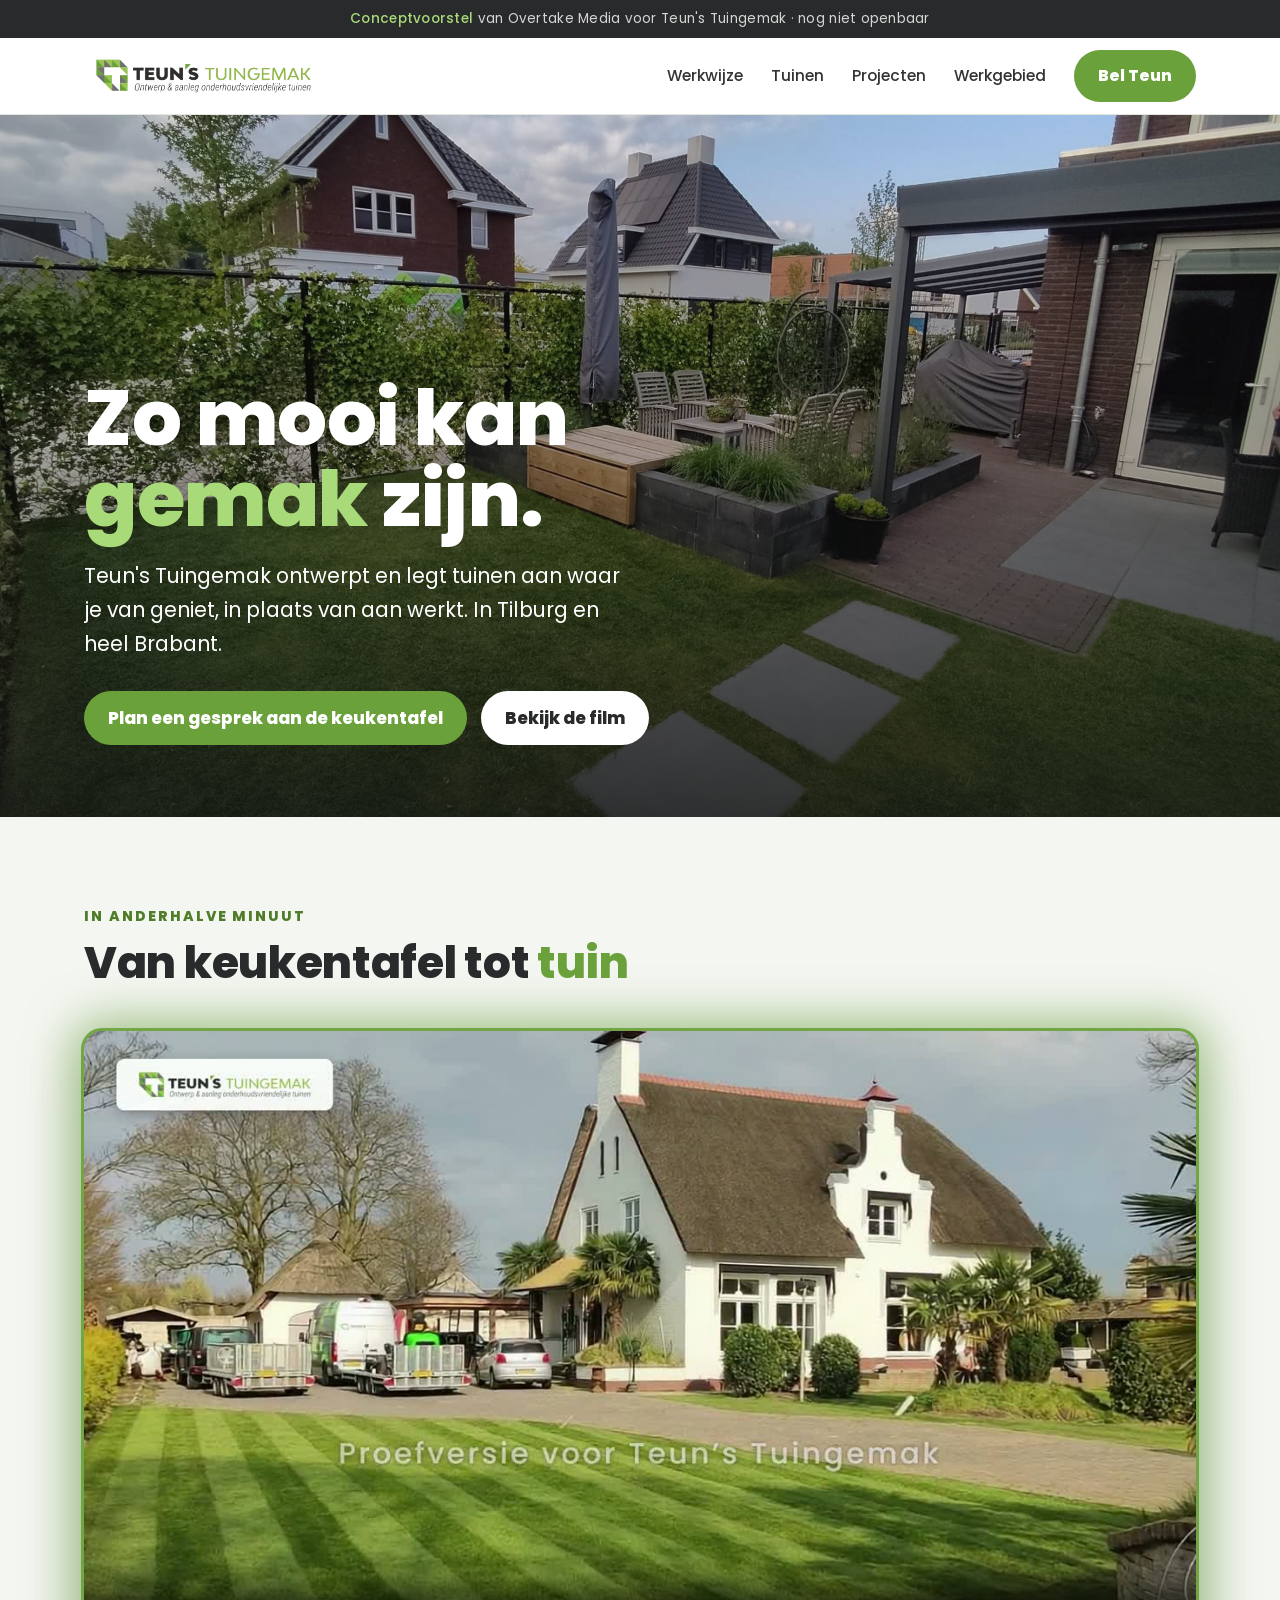
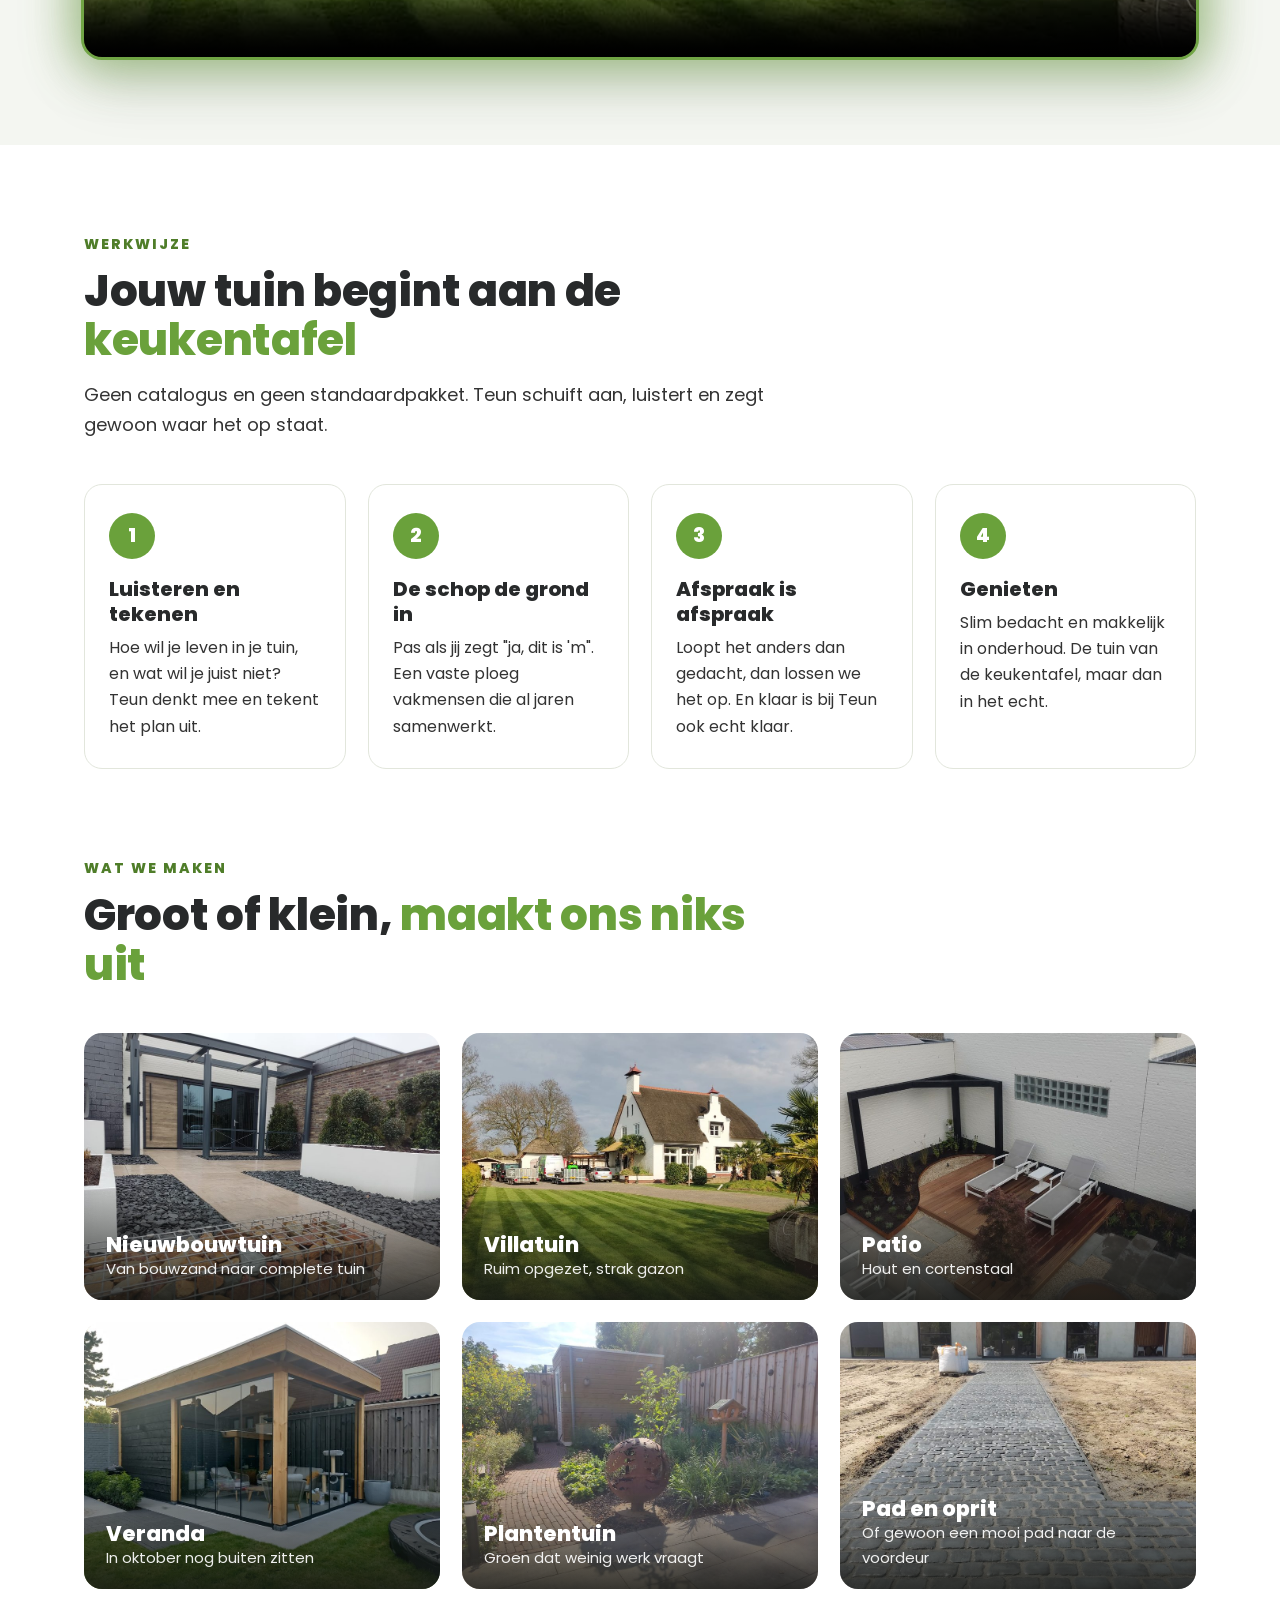
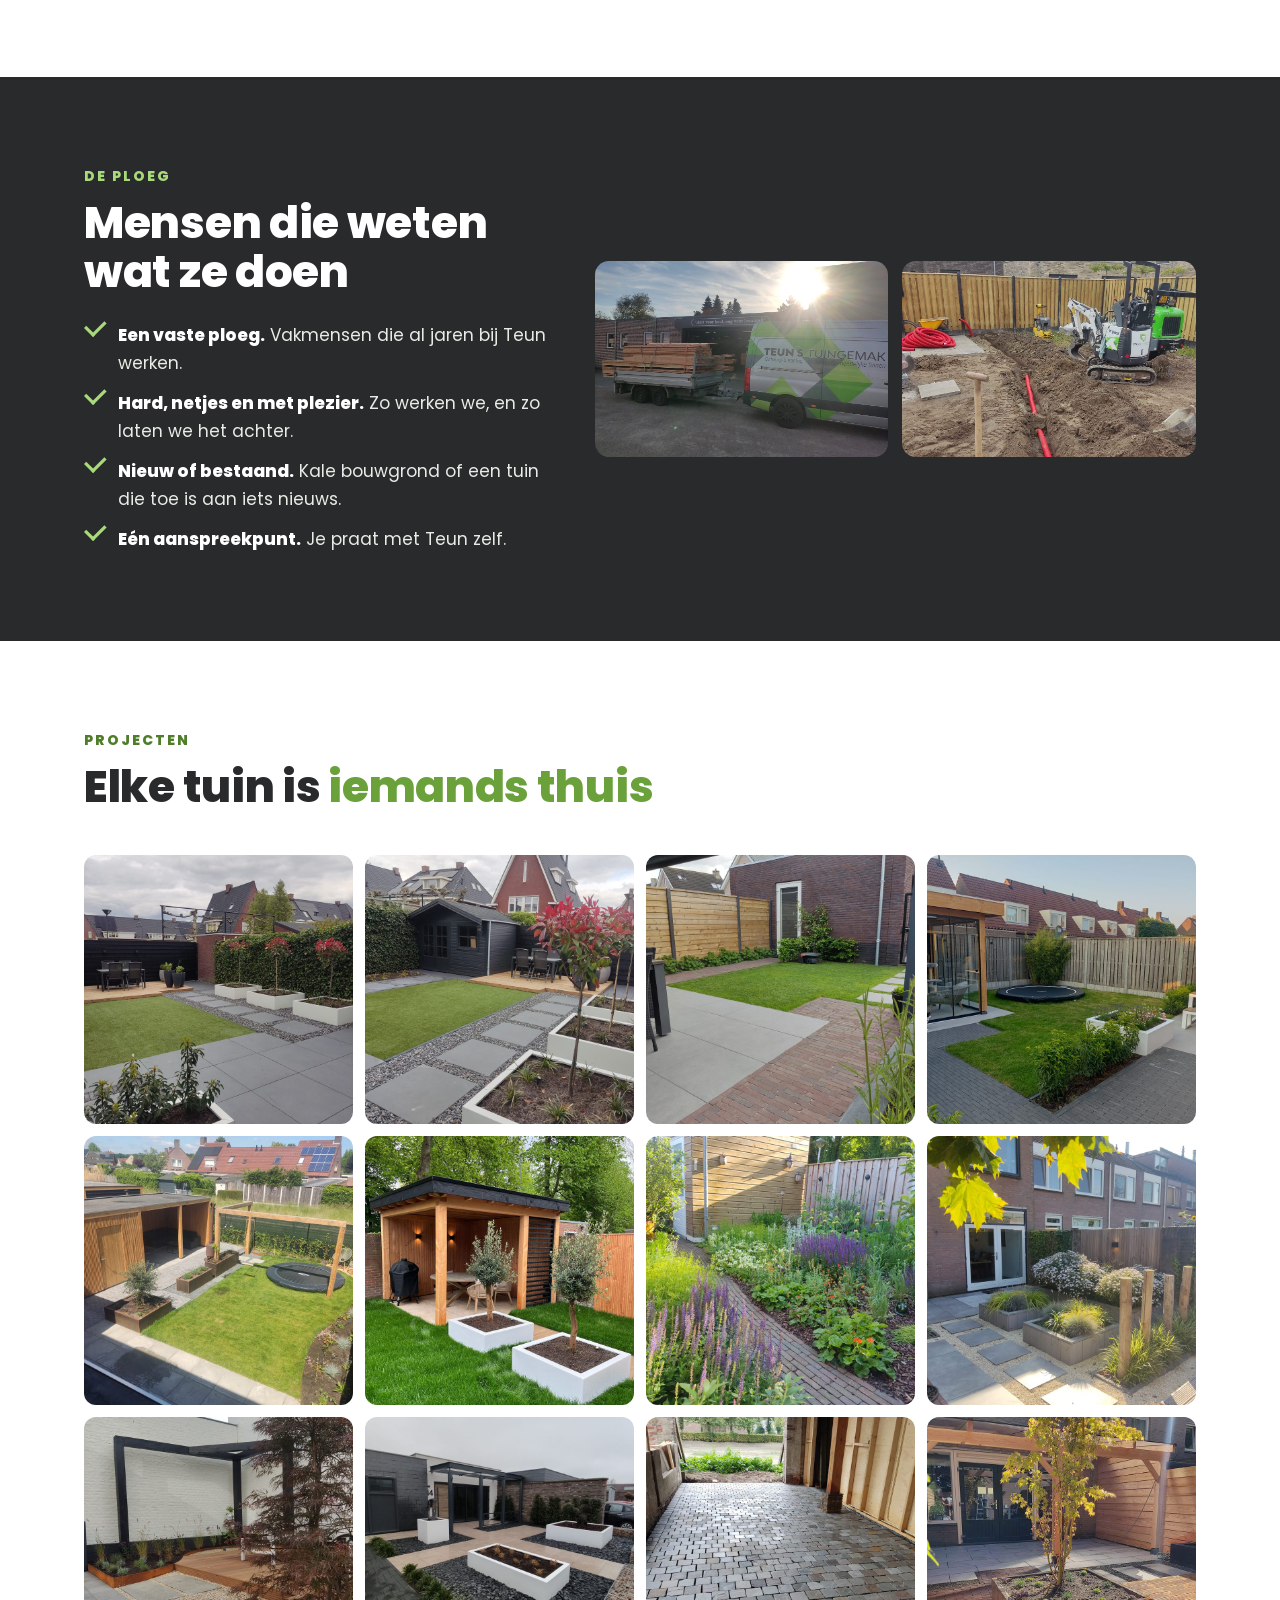
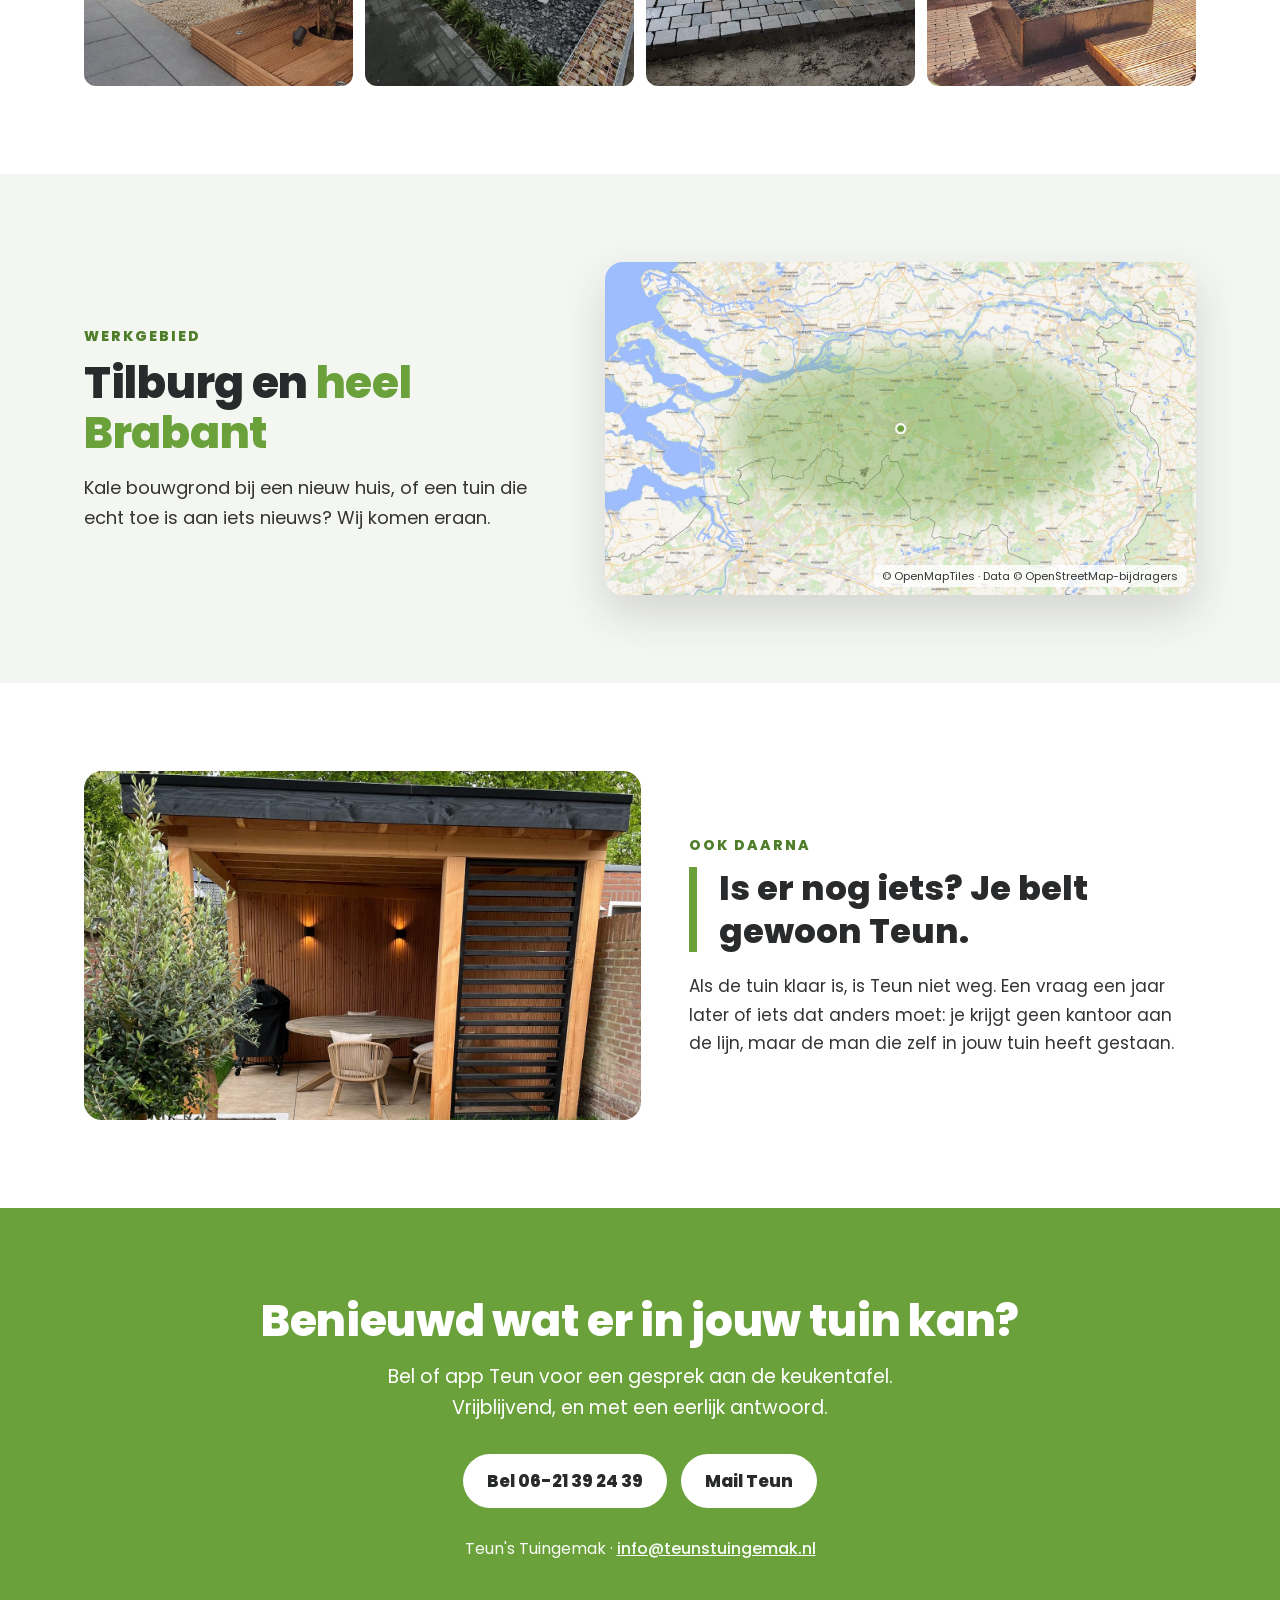
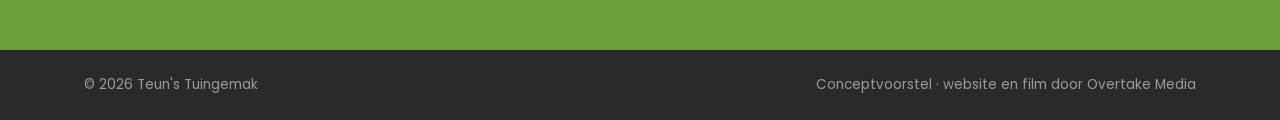
<file: concept/teuns-tuingemak-k7m4/index.html>
<!DOCTYPE html>
<html lang="nl">
<head>
<meta charset="utf-8">
<meta name="viewport" content="width=device-width, initial-scale=1">
<meta name="robots" content="noindex, nofollow">
<title>Teun's Tuingemak · Ontwerp en aanleg van onderhoudsvriendelijke tuinen</title>
<meta name="description" content="Teun's Tuingemak ontwerpt en legt onderhoudsvriendelijke tuinen aan in Tilburg en heel Brabant. Zo mooi kan gemak zijn.">
<link rel="icon" type="image/png" href="img/logo.png">
<style>
  @font-face { font-family: Poppins; font-weight: 400; font-display: swap; src: url("fonts/Poppins-Regular.ttf"); }
  @font-face { font-family: Poppins; font-weight: 500; font-display: swap; src: url("fonts/Poppins-Medium.ttf"); }
  @font-face { font-family: Poppins; font-weight: 800; font-display: swap; src: url("fonts/Poppins-ExtraBold.ttf"); }
  :root { --groen: #6AA13B; --groen-donker: #4f7d29; --blad: #A9DA7A; --donker: #282a2b; --tekst: #333333; --zacht: #f4f6f1; --lijn: #e2e6dc; --wit: #ffffff; }
  * { box-sizing: border-box; margin: 0; padding: 0; }
  html { scroll-behavior: smooth; }
  body { font-family: Poppins, Arial, sans-serif; color: var(--tekst); background: var(--wit); line-height: 1.65; font-size: 17px; }
  img { display: block; max-width: 100%; }
  a { color: inherit; }
  .wrap { max-width: 1160px; margin: 0 auto; padding: 0 24px; }

  .concept { background: var(--donker); color: #d7d6d6; font-size: 13.5px; text-align: center; padding: 8px 16px; letter-spacing: 0.02em; }
  .concept b { color: var(--blad); font-weight: 500; }

  header { position: sticky; top: 0; z-index: 50; background: rgba(255,255,255,0.96); backdrop-filter: blur(8px); border-bottom: 1px solid var(--lijn); }
  header .wrap { display: flex; align-items: center; justify-content: space-between; gap: 24px; padding-top: 12px; padding-bottom: 12px; }
  header img { height: 46px; width: auto; }
  nav { display: flex; align-items: center; gap: 28px; font-weight: 500; font-size: 15.5px; }
  nav a { text-decoration: none; }
  nav a:hover { color: var(--groen-donker); }
  .knop { display: inline-block; background: var(--groen); color: var(--wit); font-weight: 800; text-decoration: none; padding: 13px 24px; border-radius: 999px; transition: background .2s, transform .2s; }
  .knop:hover { background: var(--groen-donker); transform: translateY(-1px); color: var(--wit); }
  .knop.licht { background: var(--wit); color: var(--donker); }
  .knop.licht:hover { background: var(--blad); color: var(--donker); }

  .hero { position: relative; min-height: 78vh; display: flex; align-items: flex-end; color: var(--wit); background: var(--donker) url("img/hero.jpg") center/cover no-repeat; }
  .hero::before { content: ""; position: absolute; inset: 0; background: linear-gradient(180deg, rgba(20,22,20,0.10) 0%, rgba(20,22,20,0.25) 45%, rgba(20,22,20,0.78) 100%); }
  .hero .wrap { position: relative; width: 100%; padding-top: 120px; padding-bottom: 72px; }
  .hero h1 { font-weight: 800; font-size: clamp(38px, 6.4vw, 78px); line-height: 1.04; letter-spacing: -0.5px; max-width: 13ch; }
  .hero h1 span { color: var(--blad); }
  .hero p { font-size: clamp(17px, 1.6vw, 21px); max-width: 46ch; margin: 20px 0 30px; }
  .hero .rij { display: flex; flex-wrap: wrap; gap: 14px; }

  section { padding: 88px 0; }
  .kop { max-width: 720px; margin-bottom: 44px; }
  .label { color: var(--groen-donker); font-weight: 800; font-size: 14px; letter-spacing: 0.14em; text-transform: uppercase; margin-bottom: 10px; }
  h2 { color: var(--donker); font-weight: 800; font-size: clamp(28px, 3.6vw, 44px); line-height: 1.12; letter-spacing: -0.3px; }
  h2 span { color: var(--groen); }
  .kop p { margin-top: 16px; font-size: 18px; }

  .film { background: var(--zacht); }
  .film video { width: 100%; display: block; aspect-ratio: 16 / 9; object-fit: cover; border-radius: 18px; background: #000;
               box-shadow: 0 0 0 3px rgba(106,161,59,0.9), 0 0 46px 12px rgba(106,161,59,0.55), 0 24px 60px rgba(40,42,43,0.18); }

  .stappen { display: grid; grid-template-columns: repeat(4, 1fr); gap: 22px; }
  .stap { background: var(--wit); border: 1px solid var(--lijn); border-radius: 18px; padding: 28px 24px; }
  .stap .nr { width: 46px; height: 46px; border-radius: 50%; background: var(--groen); color: var(--wit); font-weight: 800; font-size: 20px; display: grid; place-items: center; margin-bottom: 18px; }
  .stap h3 { color: var(--donker); font-weight: 800; font-size: 20px; line-height: 1.25; margin-bottom: 8px; }
  .stap p { font-size: 16px; }

  .tegels { display: grid; grid-template-columns: repeat(3, 1fr); gap: 22px; }
  .tegel { position: relative; border-radius: 18px; overflow: hidden; background: var(--donker); }
  .tegel img { width: 100%; aspect-ratio: 4 / 3; object-fit: cover; transition: transform .5s; }
  .tegel:hover img { transform: scale(1.05); }
  .tegel div { position: absolute; left: 0; right: 0; bottom: 0; padding: 46px 22px 18px; color: var(--wit); background: linear-gradient(0deg, rgba(20,22,20,0.82) 0%, rgba(20,22,20,0) 100%); }
  .tegel h3 { font-weight: 800; font-size: 21px; line-height: 1.2; }
  .tegel p { font-size: 15px; opacity: 0.92; }

  .werk { background: var(--donker); color: #e9ebe6; }
  .werk h2 { color: var(--wit); }
  .werk .label { color: var(--blad); }
  .werk .twee { display: grid; grid-template-columns: 1fr 1.3fr; gap: 48px; align-items: center; }
  .werk .fotos { display: grid; grid-template-columns: 1fr 1fr; gap: 14px; }
  .werk .fotos img { border-radius: 14px; width: 100%; aspect-ratio: 3 / 2; object-fit: cover; }
  .werk ul { list-style: none; margin-top: 24px; display: grid; gap: 12px; }
  .werk li { padding-left: 34px; position: relative; font-size: 17px; }
  .werk li::before { content: ""; position: absolute; left: 0; top: 7px; width: 20px; height: 12px; border-left: 4px solid var(--blad); border-bottom: 4px solid var(--blad); transform: rotate(-45deg) scale(0.8); transform-origin: left top; }
  .werk li b { color: var(--wit); font-weight: 800; }

  .galerij { display: grid; grid-template-columns: repeat(4, 1fr); gap: 12px; }
  .galerij img { width: 100%; aspect-ratio: 1; object-fit: cover; border-radius: 12px; }

  .gebied { background: var(--zacht); }
  .gebied .twee { display: grid; grid-template-columns: 1fr 1.25fr; gap: 48px; align-items: center; }
  .gebied figure { border-radius: 18px; overflow: hidden; box-shadow: 0 18px 44px rgba(40,42,43,0.16); position: relative; }
  .gebied figcaption { position: absolute; right: 10px; bottom: 8px; font-size: 11px; color: #333; background: rgba(255,255,255,0.8); padding: 2px 8px; border-radius: 5px; }

  .nazorg .twee { display: grid; grid-template-columns: 1.1fr 1fr; gap: 48px; align-items: center; }
  .nazorg img { border-radius: 18px; width: 100%; }
  .nazorg blockquote { font-weight: 800; font-size: clamp(24px, 2.8vw, 34px); line-height: 1.25; color: var(--donker); border-left: 8px solid var(--groen); padding-left: 22px; margin-bottom: 20px; }

  .contact { background: var(--groen); color: var(--wit); text-align: center; }
  .contact h2 { color: var(--wit); }
  .contact p { font-size: 19px; max-width: 48ch; margin: 16px auto 30px; }
  .contact .rij { display: flex; flex-wrap: wrap; gap: 14px; justify-content: center; }
  .contact .gegevens { margin-top: 28px; font-size: 16px; opacity: 0.95; }
  .contact .gegevens a { font-weight: 500; }

  footer { background: var(--donker); color: #9a9da0; font-size: 13.5px; }
  footer .wrap { display: flex; justify-content: space-between; flex-wrap: wrap; gap: 8px 24px; padding-top: 24px; padding-bottom: 24px; }

  @media (max-width: 980px) {
    nav a:not(.knop) { display: none; }
    .stappen { grid-template-columns: 1fr 1fr; }
    .tegels { grid-template-columns: 1fr 1fr; }
    .galerij { grid-template-columns: repeat(3, 1fr); }
    .werk .twee, .gebied .twee, .nazorg .twee { grid-template-columns: 1fr; gap: 30px; }
  }
  @media (max-width: 600px) {
    body { font-size: 16px; }
    .wrap { padding: 0 16px; }
    section { padding: 60px 0; }
    header img { height: 36px; }
    .knop { padding: 12px 18px; font-size: 15px; }
    .hero { min-height: 72vh; }
    .hero .wrap { padding-bottom: 44px; }
    .stappen, .tegels { grid-template-columns: 1fr; }
    .galerij { grid-template-columns: 1fr 1fr; gap: 8px; }
  }
</style>
</head>
<body>

<div class="concept"><b>Conceptvoorstel</b> van Overtake Media voor Teun's Tuingemak · nog niet openbaar</div>

<header><div class="wrap">
  <a href="#top"><img src="img/logo.png" alt="Teun's Tuingemak, ontwerp en aanleg onderhoudsvriendelijke tuinen"></a>
  <nav>
    <a href="#werkwijze">Werkwijze</a>
    <a href="#tuinen">Tuinen</a>
    <a href="#projecten">Projecten</a>
    <a href="#werkgebied">Werkgebied</a>
    <a class="knop" href="tel:+31621392439">Bel Teun</a>
  </nav>
</div></header>

<div class="hero" id="top"><div class="wrap">
  <h1>Zo mooi kan <span>gemak</span> zijn.</h1>
  <p>Teun's Tuingemak ontwerpt en legt tuinen aan waar je van geniet, in plaats van aan werkt. In Tilburg en heel Brabant.</p>
  <div class="rij">
    <a class="knop" href="#contact">Plan een gesprek aan de keukentafel</a>
    <a class="knop licht" href="#film">Bekijk de film</a>
  </div>
</div></div>

<section class="film" id="film"><div class="wrap">
  <div class="kop">
    <div class="label">In anderhalve minuut</div>
    <h2>Van keukentafel tot <span>tuin</span></h2>
  </div>
  <video controls controlslist="nodownload noplaybackrate" disablepictureinpicture oncontextmenu="return false" preload="none" playsinline poster="img/film-start.jpg"><source src="film.mp4" type="video/mp4"></video>
</div></section>

<section id="werkwijze"><div class="wrap">
  <div class="kop">
    <div class="label">Werkwijze</div>
    <h2>Jouw tuin begint aan de <span>keukentafel</span></h2>
    <p>Geen catalogus en geen standaardpakket. Teun schuift aan, luistert en zegt gewoon waar het op staat.</p>
  </div>
  <div class="stappen">
    <div class="stap"><div class="nr">1</div><h3>Luisteren en tekenen</h3><p>Hoe wil je leven in je tuin, en wat wil je juist niet? Teun denkt mee en tekent het plan uit.</p></div>
    <div class="stap"><div class="nr">2</div><h3>De schop de grond in</h3><p>Pas als jij zegt "ja, dit is 'm". Een vaste ploeg vakmensen die al jaren samenwerkt.</p></div>
    <div class="stap"><div class="nr">3</div><h3>Afspraak is afspraak</h3><p>Loopt het anders dan gedacht, dan lossen we het op. En klaar is bij Teun ook echt klaar.</p></div>
    <div class="stap"><div class="nr">4</div><h3>Genieten</h3><p>Slim bedacht en makkelijk in onderhoud. De tuin van de keukentafel, maar dan in het echt.</p></div>
  </div>
</div></section>

<section id="tuinen" style="padding-top:0"><div class="wrap">
  <div class="kop">
    <div class="label">Wat we maken</div>
    <h2>Groot of klein, <span>maakt ons niks uit</span></h2>
  </div>
  <div class="tegels">
    <div class="tegel"><img src="img/t-nieuwbouw.jpg" alt="Nieuwbouwtuin met witte plantenbakken en schanskorf" loading="lazy"><div><h3>Nieuwbouwtuin</h3><p>Van bouwzand naar complete tuin</p></div></div>
    <div class="tegel"><img src="img/t-villatuin.jpg" alt="Villatuin met gestreept gazon" loading="lazy"><div><h3>Villatuin</h3><p>Ruim opgezet, strak gazon</p></div></div>
    <div class="tegel"><img src="img/t-patio.jpg" alt="Strakke patio met hout en cortenstaal" loading="lazy"><div><h3>Patio</h3><p>Hout en cortenstaal</p></div></div>
    <div class="tegel"><img src="img/t-veranda.jpg" alt="Veranda met glazen wanden" loading="lazy"><div><h3>Veranda</h3><p>In oktober nog buiten zitten</p></div></div>
    <div class="tegel"><img src="img/t-planten.jpg" alt="Plantentuin met kronkelpad" loading="lazy"><div><h3>Plantentuin</h3><p>Groen dat weinig werk vraagt</p></div></div>
    <div class="tegel"><img src="img/t-pad.jpg" alt="Bestraat pad naar de voordeur" loading="lazy"><div><h3>Pad en oprit</h3><p>Of gewoon een mooi pad naar de voordeur</p></div></div>
  </div>
</div></section>

<section class="werk"><div class="wrap"><div class="twee">
  <div>
    <div class="label">De ploeg</div>
    <h2>Mensen die weten wat ze doen</h2>
    <ul>
      <li><b>Een vaste ploeg.</b> Vakmensen die al jaren bij Teun werken.</li>
      <li><b>Hard, netjes en met plezier.</b> Zo werken we, en zo laten we het achter.</li>
      <li><b>Nieuw of bestaand.</b> Kale bouwgrond of een tuin die toe is aan iets nieuws.</li>
      <li><b>Eén aanspreekpunt.</b> Je praat met Teun zelf.</li>
    </ul>
  </div>
  <div class="fotos">
    <img src="img/werk-bus.jpg" alt="Bus en aanhanger van Teun's Tuingemak" loading="lazy">
    <img src="img/werk-graver.jpg" alt="Minigraver aan het werk in een nieuwe tuin" loading="lazy">
  </div>
</div></div></section>

<section id="projecten"><div class="wrap">
  <div class="kop">
    <div class="label">Projecten</div>
    <h2>Elke tuin is <span>iemands thuis</span></h2>
  </div>
  <div class="galerij">
    <img src="img/g01.jpg" alt="Tuin met gazon, bestrating en plantenbakken" loading="lazy">
    <img src="img/g02.jpg" alt="Tuin met tuinhuis en stapstenen" loading="lazy">
    <img src="img/g03.jpg" alt="Achtertuin met gazon en terras" loading="lazy">
    <img src="img/g04.jpg" alt="Tuin met overkapping en gazon" loading="lazy">
    <img src="img/g05.jpg" alt="Tuin met houten berging en gazon" loading="lazy">
    <img src="img/g06.jpg" alt="Houten overkapping met olijfbomen" loading="lazy">
    <img src="img/g07.jpg" alt="Bloeiende borders langs een klinkerpad" loading="lazy">
    <img src="img/g08.jpg" alt="Stadstuin met grote tegels en siergrassen" loading="lazy">
    <img src="img/g09.jpg" alt="Vlonder met Japanse esdoorn" loading="lazy">
    <img src="img/g10.jpg" alt="Voortuin met grind en witte plantenbakken" loading="lazy">
    <img src="img/g11.jpg" alt="Bestrating van natuursteen" loading="lazy">
    <img src="img/g12.jpg" alt="Terras met plantenbak van cortenstaal" loading="lazy">
  </div>
</div></section>

<section class="gebied" id="werkgebied"><div class="wrap"><div class="twee">
  <div>
    <div class="label">Werkgebied</div>
    <h2>Tilburg en <span>heel Brabant</span></h2>
    <p style="margin-top:16px; font-size:18px">Kale bouwgrond bij een nieuw huis, of een tuin die echt toe is aan iets nieuws? Wij komen eraan.</p>
  </div>
  <figure><img src="img/werkgebied.jpg" alt="Kaart van Noord-Brabant met het werkgebied rond Tilburg" loading="lazy"><figcaption>© OpenMapTiles · Data © OpenStreetMap-bijdragers</figcaption></figure>
</div></div></section>

<section class="nazorg"><div class="wrap"><div class="twee">
  <img src="img/nazorg.jpg" alt="Houten overkapping met verlichting" loading="lazy">
  <div>
    <div class="label">Ook daarna</div>
    <blockquote>Is er nog iets? Je belt gewoon Teun.</blockquote>
    <p>Als de tuin klaar is, is Teun niet weg. Een vraag een jaar later of iets dat anders moet: je krijgt geen kantoor aan de lijn, maar de man die zelf in jouw tuin heeft gestaan.</p>
  </div>
</div></div></section>

<section class="contact" id="contact"><div class="wrap">
  <h2>Benieuwd wat er in jouw tuin kan?</h2>
  <p>Bel of app Teun voor een gesprek aan de keukentafel. Vrijblijvend, en met een eerlijk antwoord.</p>
  <div class="rij">
    <a class="knop licht" href="tel:+31621392439">Bel 06-21 39 24 39</a>
    <a class="knop licht" href="mailto:info@teunstuingemak.nl">Mail Teun</a>
  </div>
  <div class="gegevens">Teun's Tuingemak · <a href="mailto:info@teunstuingemak.nl">info@teunstuingemak.nl</a></div>
</div></section>

<footer><div class="wrap">
  <span>© 2026 Teun's Tuingemak</span>
  <span>Conceptvoorstel · website en film door Overtake Media</span>
</div></footer>

</body>
</html>
</file>
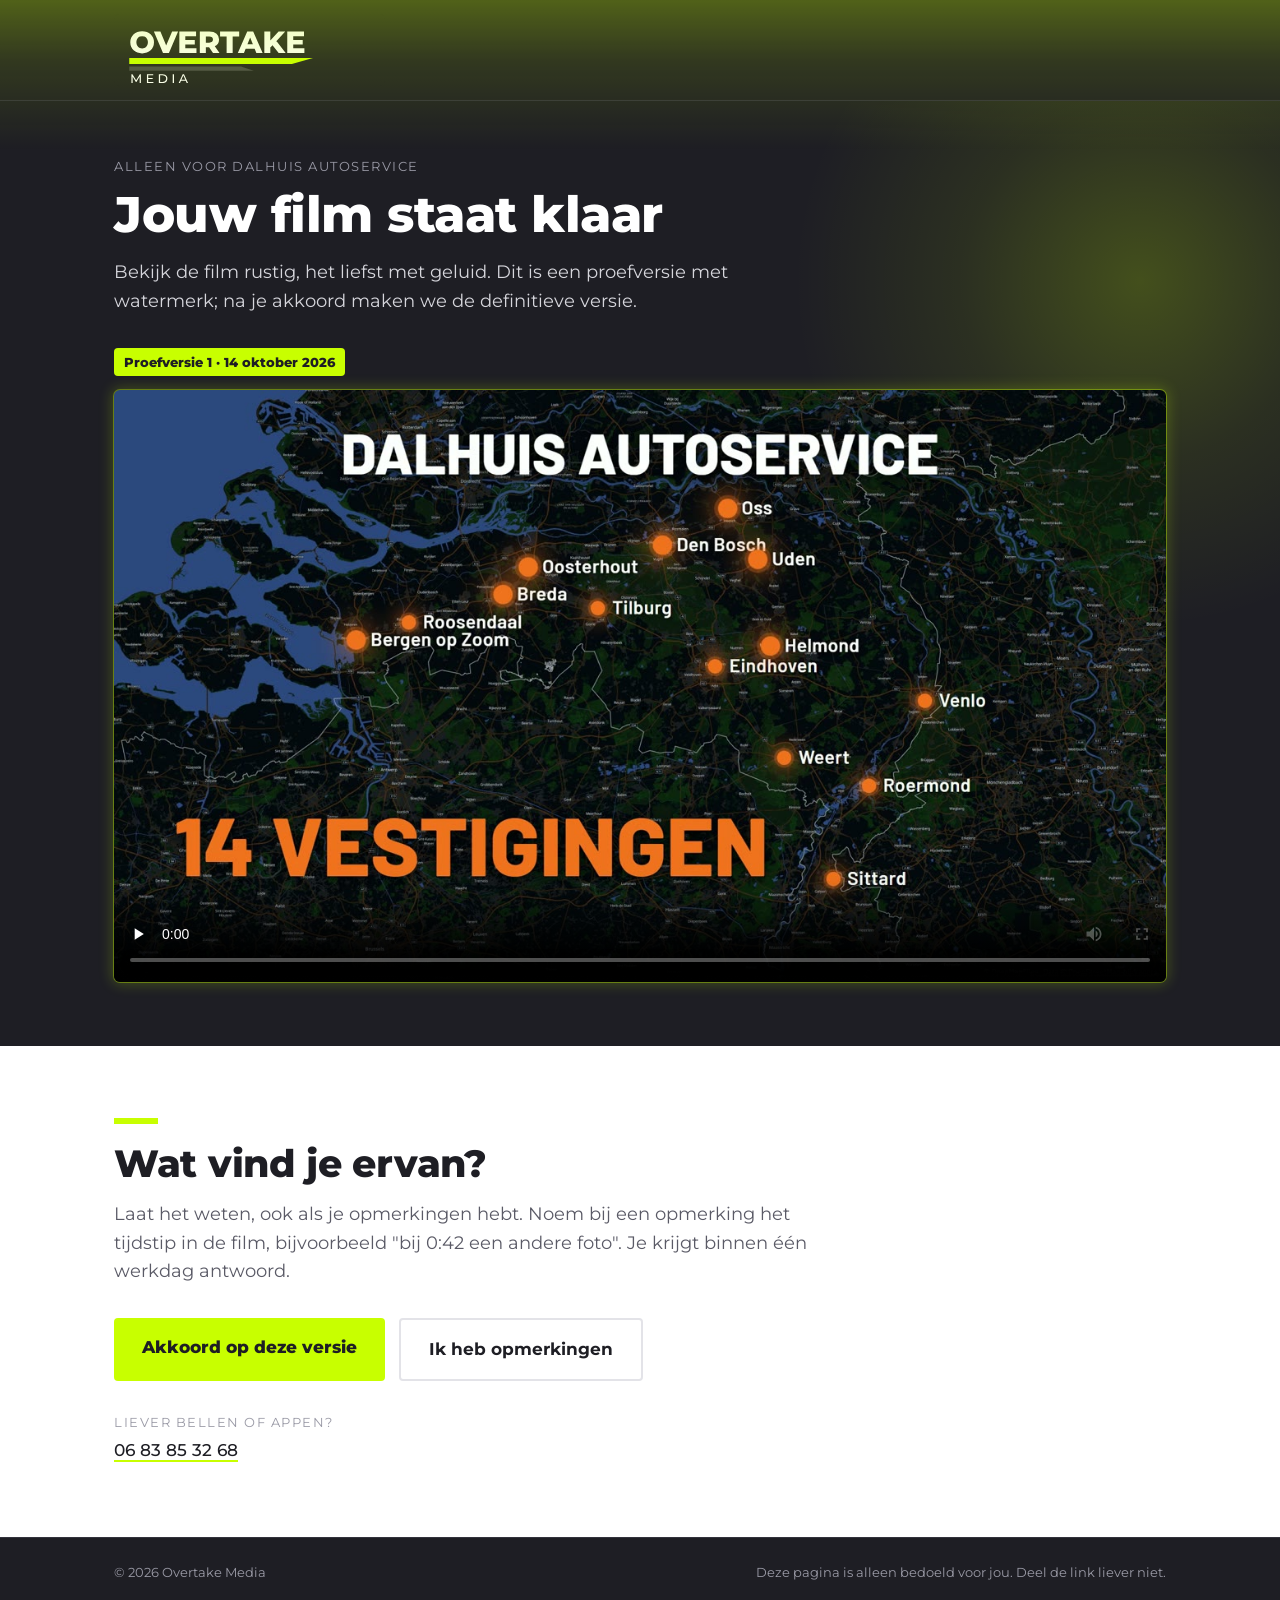
<file: concept/voorbeeld-film-q8r3/index.html>
<!doctype html>
<html lang="nl">
<head>
<meta charset="utf-8">
<meta name="viewport" content="width=device-width, initial-scale=1">
<meta name="robots" content="noindex, nofollow">
<title>Jouw film · Dalhuis Autoservice · Overtake Media</title>
<link rel="icon" type="image/png" href="../../img/icoon.png">
<link rel="preconnect" href="https://fonts.googleapis.com">
<link rel="preconnect" href="https://fonts.gstatic.com" crossorigin>
<link href="https://fonts.googleapis.com/css2?family=Montserrat:wght@400;500;700;800&display=swap" rel="stylesheet">
<link rel="stylesheet" href="../../stijl.css?v=8">
<style>
  .filmkop { max-width:1100px; margin:0 auto; padding:56px 24px 32px; position:relative; }
  .filmkop small { display:block; font-size:12.5px; color:#9A9AA6; text-transform:uppercase; letter-spacing:1.5px; margin-bottom:10px; }
  .filmkop h1 { font-weight:800; font-size:clamp(30px, 5vw, 50px); line-height:1.1; letter-spacing:-0.5px; }
  .filmkop p { margin-top:16px; color:#D6D6DC; max-width:56ch; font-size:18px; }
  .filmvak { max-width:1100px; margin:0 auto; padding:0 24px 64px; position:relative; }
  .label { display:inline-block; background:var(--limoen); color:var(--antraciet); font-weight:800; font-size:13px; padding:4px 10px; border-radius:4px; margin-bottom:14px; }
  .reactie { display:flex; flex-wrap:wrap; gap:14px; margin-top:32px; }
  .reactie .knop-licht { color:var(--antraciet); border-color:var(--lijn); }
  .reactie .knop-licht:hover { border-color:var(--limoen); }
  @media (max-width:560px) { .filmkop { padding:36px 16px 24px; } .filmvak { padding:0 16px 48px; } }
</style>
</head>
<body>

<div class="topbar"><div class="bar">
  <img src="../../img/logo-donker.svg" alt="Overtake Media">
</div></div>

<header>
  <div class="filmkop">
    <small>Alleen voor Dalhuis Autoservice</small>
    <h1>Jouw film staat klaar</h1>
    <p>Bekijk de film rustig, het liefst met geluid. Dit is een proefversie met watermerk; na je akkoord maken we de definitieve versie.</p>
  </div>
  <div class="filmvak">
    <span class="label">Proefversie 1 · 14 oktober 2026</span>
    <div class="film">
      <video src="../../films/dalhuis.mp4" poster="../../img/dalhuis.jpg" controls controlslist="nodownload noplaybackrate" disablepictureinpicture oncontextmenu="return false" preload="none" playsinline></video>
    </div>
  </div>
</header>

<main>
  <section>
    <div class="wrap">
      <h2>Wat vind je ervan?</h2>
      <p class="intro">Laat het weten, ook als je opmerkingen hebt. Noem bij een opmerking het tijdstip in de film, bijvoorbeeld "bij 0:42 een andere foto". Je krijgt binnen één werkdag antwoord.</p>
      <div class="reactie">
        <a class="knop" href="mailto:info@overtakemedia.nl?subject=Akkoord%20op%20de%20film%20(Dalhuis%20Autoservice)&body=Ik%20ga%20akkoord%20met%20proefversie%201.">Akkoord op deze versie</a>
        <a class="knop-licht" href="mailto:info@overtakemedia.nl?subject=Opmerkingen%20op%20de%20film%20(Dalhuis%20Autoservice)">Ik heb opmerkingen</a>
      </div>
      <div class="contact-regels" style="font-size:17px">
        <div><small>Liever bellen of appen?</small><a href="tel:+31683853268" style="color:var(--antraciet)">06 83 85 32 68</a></div>
      </div>
    </div>
  </section>
</main>

<footer>
  <div class="wrap">
    <span>© 2026 Overtake Media</span>
    <span>Deze pagina is alleen bedoeld voor jou. Deel de link liever niet.</span>
  </div>
</footer>

</body>
</html>
</file>
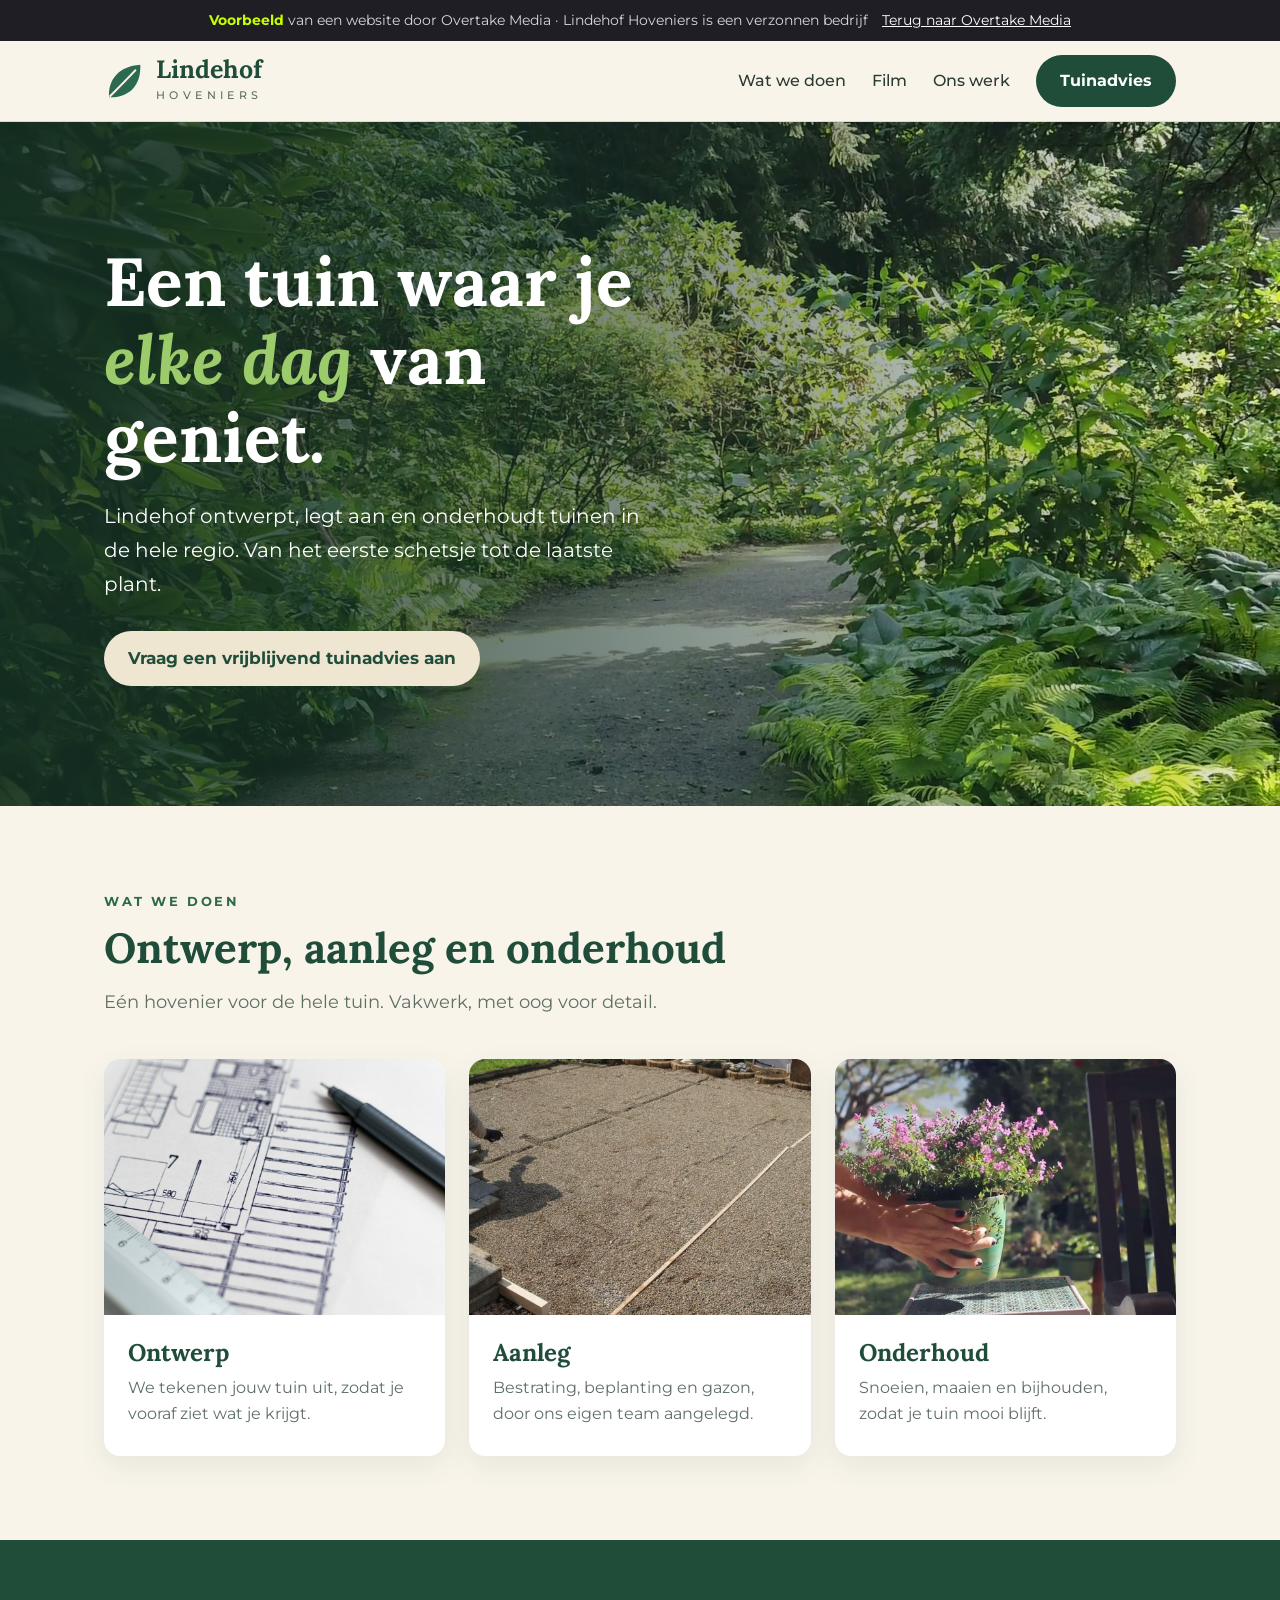
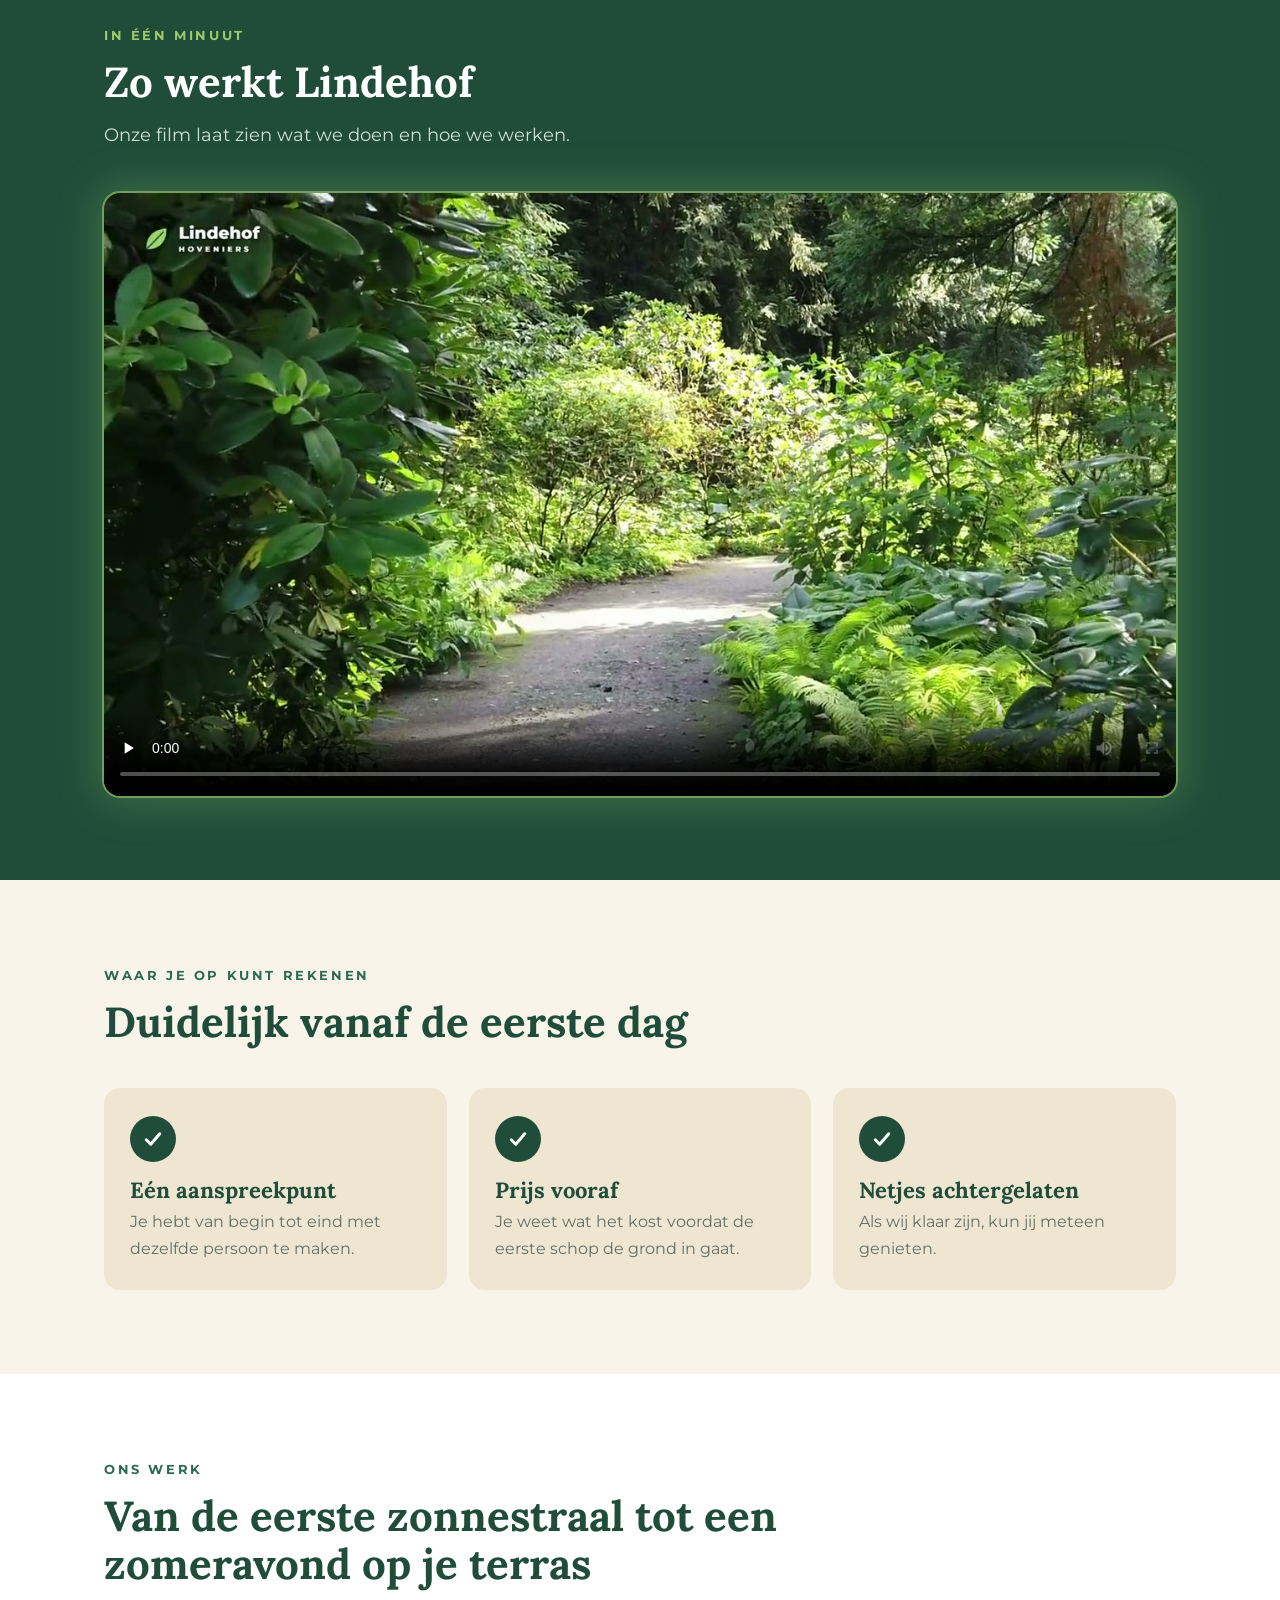
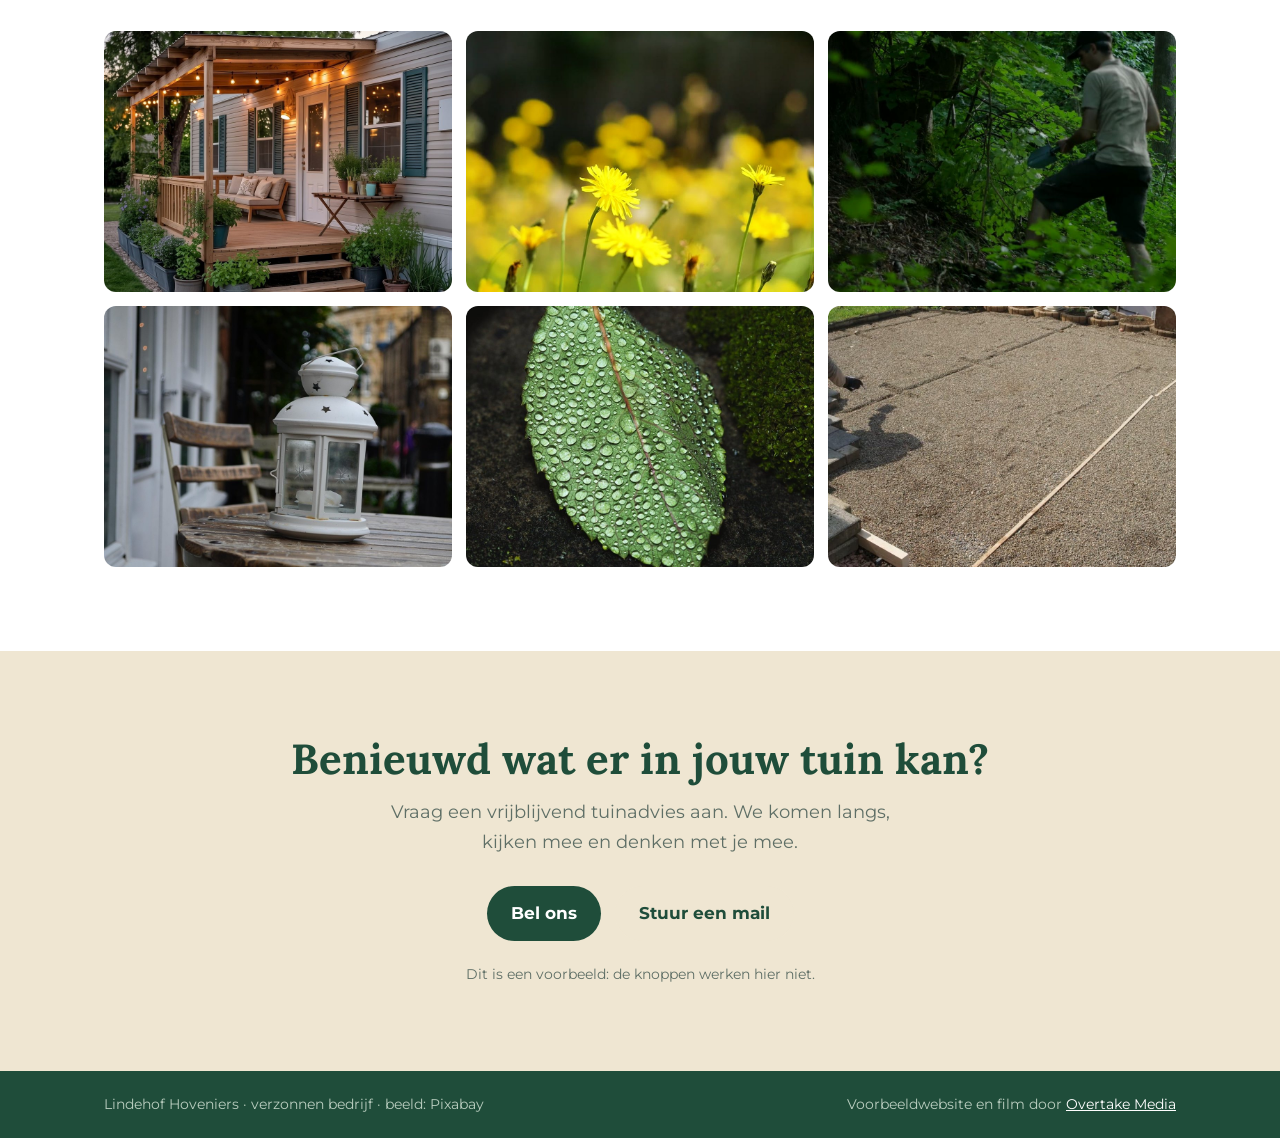
<file: voorbeeld/lindehof/index.html>
<!doctype html>
<html lang="nl">
<head>
<meta charset="utf-8">
<meta name="viewport" content="width=device-width, initial-scale=1">
<meta name="robots" content="noindex, nofollow">
<title>Lindehof Hoveniers · Ontwerp, aanleg en onderhoud</title>
<meta name="description" content="Voorbeeldwebsite van Overtake Media voor het verzonnen bedrijf Lindehof Hoveniers.">
<link rel="preconnect" href="https://fonts.googleapis.com">
<link rel="preconnect" href="https://fonts.gstatic.com" crossorigin>
<link href="https://fonts.googleapis.com/css2?family=Lora:wght@500;600;700&family=Montserrat:wght@400;500;700&display=swap" rel="stylesheet">
<style>
  :root { --groen:#1F4D3A; --groen2:#2C6A50; --zand:#EFE6D2; --zand2:#F8F4EA; --blad:#9CCB6B; --tekst:#2B3A33; --zacht:#5F6F66; --wit:#FFFFFF; }
  * { box-sizing:border-box; margin:0; padding:0; }
  html { scroll-behavior:smooth; }
  body { font-family:Montserrat, Arial, sans-serif; color:var(--tekst); background:var(--zand2); line-height:1.7; font-size:17px; }
  img { display:block; max-width:100%; }
  a { color:inherit; }
  h1, h2, h3 { font-family:Lora, Georgia, serif; color:var(--groen); line-height:1.15; }
  .wrap { max-width:1120px; margin:0 auto; padding:0 24px; }

  .voorbeeldbalk { background:#1E1E24; color:#D6D6DC; font-size:13.5px; text-align:center; padding:9px 16px; }
  .voorbeeldbalk b { color:#C8FF00; font-weight:700; }
  .voorbeeldbalk a { color:#fff; margin-left:10px; }

  header { position:sticky; top:0; z-index:20; background:rgba(248,244,234,0.96); backdrop-filter:blur(8px); border-bottom:1px solid #E2D9C3; }
  header .wrap { display:flex; align-items:center; justify-content:space-between; gap:24px; padding-top:14px; padding-bottom:14px; }
  .logo { display:flex; align-items:center; gap:12px; text-decoration:none; }
  .logo svg { width:40px; height:40px; color:var(--groen2); }
  .logo .naam { font-family:Lora, Georgia, serif; font-weight:700; font-size:25px; color:var(--groen); line-height:1; }
  .logo .sub { font-size:10.5px; letter-spacing:0.42em; color:var(--zacht); margin-top:5px; font-weight:500; }
  nav { display:flex; align-items:center; gap:26px; font-weight:500; font-size:15.5px; }
  nav a { text-decoration:none; }
  nav a:hover { color:var(--groen2); }
  .knop { display:inline-block; background:var(--groen); color:var(--wit); font-weight:700; text-decoration:none; padding:13px 24px; border-radius:999px; transition:background .2s; }
  .knop:hover { background:var(--groen2); color:var(--wit); }
  .knop.licht { background:var(--zand); color:var(--groen); }
  .knop.licht:hover { background:var(--wit); color:var(--groen); }

  .hero { position:relative; min-height:76vh; display:flex; align-items:center; color:var(--wit); background:var(--groen) url("img/hero.jpg") center/cover no-repeat; }
  .hero::before { content:""; position:absolute; inset:0; background:linear-gradient(90deg, rgba(20,48,36,0.86) 0%, rgba(20,48,36,0.58) 46%, rgba(20,48,36,0.10) 100%); }
  .hero .wrap { position:relative; width:100%; padding-top:72px; padding-bottom:72px; }
  .hero h1 { color:var(--wit); font-weight:700; font-size:clamp(36px, 5.6vw, 68px); max-width:14ch; }
  .hero h1 em { font-style:italic; color:var(--blad); }
  .hero p { font-size:clamp(17px, 1.6vw, 20px); max-width:42ch; margin:22px 0 30px; }
  .hero .rij { display:flex; flex-wrap:wrap; gap:14px; }

  section { padding:84px 0; }
  .kop { max-width:680px; margin-bottom:42px; }
  .label { color:var(--groen2); font-weight:700; font-size:13px; letter-spacing:0.2em; text-transform:uppercase; margin-bottom:12px; }
  h2 { font-weight:700; font-size:clamp(28px, 3.4vw, 42px); }
  .kop p { margin-top:14px; font-size:18px; color:var(--zacht); }

  .diensten { display:grid; grid-template-columns:repeat(3, 1fr); gap:24px; }
  .dienst { background:var(--wit); border-radius:16px; overflow:hidden; box-shadow:0 10px 30px rgba(31,77,58,0.08); }
  .dienst img { width:100%; aspect-ratio:4/3; object-fit:cover; }
  .dienst div { padding:24px 24px 28px; }
  .dienst h3 { font-size:24px; margin-bottom:8px; }
  .dienst p { font-size:15.5px; color:var(--zacht); }

  .film { background:var(--groen); color:var(--zand); }
  .film h2 { color:var(--wit); }
  .film .label { color:var(--blad); }
  .film .kop p { color:#CFE0D4; }
  .film video { width:100%; display:block; aspect-ratio:16/9; object-fit:cover; border-radius:16px; background:#000; box-shadow:0 0 0 2px rgba(156,203,107,0.6), 0 0 40px 8px rgba(156,203,107,0.25); }

  .zeker { display:grid; grid-template-columns:repeat(3, 1fr); gap:22px; }
  .punt { background:var(--zand); border-radius:16px; padding:28px 26px; }
  .punt .vink { width:46px; height:46px; border-radius:50%; background:var(--groen); display:grid; place-items:center; margin-bottom:16px; }
  .punt .vink svg { width:24px; height:24px; }
  .punt h3 { font-size:22px; margin-bottom:6px; }
  .punt p { font-size:15.5px; color:var(--zacht); }

  .werk { background:var(--wit); }
  .galerij { display:grid; grid-template-columns:repeat(3, 1fr); gap:14px; }
  .galerij img { width:100%; aspect-ratio:4/3; object-fit:cover; border-radius:12px; }

  .contact { background:var(--zand); text-align:center; }
  .contact p { font-size:18px; color:var(--zacht); max-width:46ch; margin:14px auto 28px; }
  .contact .rij { display:flex; flex-wrap:wrap; gap:14px; justify-content:center; }
  .contact .klein { margin-top:22px; font-size:14px; color:var(--zacht); }

  footer { background:var(--groen); color:#B9CDBF; font-size:13.5px; }
  footer .wrap { display:flex; justify-content:space-between; flex-wrap:wrap; gap:8px 24px; padding-top:22px; padding-bottom:22px; }
  footer a { color:#fff; }

  @media (max-width:900px) {
    nav a:not(.knop) { display:none; }
    .diensten, .zeker { grid-template-columns:1fr; }
    .galerij { grid-template-columns:1fr 1fr; }
  }
  @media (max-width:560px) {
    body { font-size:16px; }
    .wrap { padding:0 16px; }
    section { padding:58px 0; }
    .logo .naam { font-size:21px; }
    .knop { padding:12px 18px; font-size:15px; }
    .hero { min-height:70vh; }
  }
</style>
</head>
<body>

<div class="voorbeeldbalk"><b>Voorbeeld</b> van een website door Overtake Media · Lindehof Hoveniers is een verzonnen bedrijf <a href="/websites.html">Terug naar Overtake Media</a></div>

<header><div class="wrap">
  <a class="logo" href="#top">
    <svg viewBox="0 0 64 64"><path d="M8 58 C6 30 24 8 58 6 C60 40 38 60 8 58 Z" fill="currentColor"/><path d="M10 56 C24 42 36 30 50 15" stroke="#F8F4EA" stroke-width="3.5" fill="none" stroke-linecap="round"/></svg>
    <div><div class="naam">Lindehof</div><div class="sub">HOVENIERS</div></div>
  </a>
  <nav>
    <a href="#diensten">Wat we doen</a>
    <a href="#film">Film</a>
    <a href="#werk">Ons werk</a>
    <a class="knop" href="#contact">Tuinadvies</a>
  </nav>
</div></header>

<div class="hero" id="top"><div class="wrap">
  <h1>Een tuin waar je <em>elke dag</em> van geniet.</h1>
  <p>Lindehof ontwerpt, legt aan en onderhoudt tuinen in de hele regio. Van het eerste schetsje tot de laatste plant.</p>
  <div class="rij">
    <a class="knop licht" href="#contact">Vraag een vrijblijvend tuinadvies aan</a>
  </div>
</div></div>

<section id="diensten"><div class="wrap">
  <div class="kop">
    <div class="label">Wat we doen</div>
    <h2>Ontwerp, aanleg en onderhoud</h2>
    <p>Eén hovenier voor de hele tuin. Vakwerk, met oog voor detail.</p>
  </div>
  <div class="diensten">
    <div class="dienst"><img src="img/ontwerp.jpg" alt="Tuinontwerp op papier" loading="lazy"><div><h3>Ontwerp</h3><p>We tekenen jouw tuin uit, zodat je vooraf ziet wat je krijgt.</p></div></div>
    <div class="dienst"><img src="img/aanleg.jpg" alt="Bestrating in aanleg" loading="lazy"><div><h3>Aanleg</h3><p>Bestrating, beplanting en gazon, door ons eigen team aangelegd.</p></div></div>
    <div class="dienst"><img src="img/onderhoud.jpg" alt="Planten verzorgen in de tuin" loading="lazy"><div><h3>Onderhoud</h3><p>Snoeien, maaien en bijhouden, zodat je tuin mooi blijft.</p></div></div>
  </div>
</div></section>

<section class="film" id="film"><div class="wrap">
  <div class="kop">
    <div class="label">In één minuut</div>
    <h2>Zo werkt Lindehof</h2>
    <p>Onze film laat zien wat we doen en hoe we werken.</p>
  </div>
  <video src="../../films/lindehof.mp4" poster="../../img/lindehof.jpg" controls controlslist="nodownload noplaybackrate" disablepictureinpicture oncontextmenu="return false" preload="none" playsinline></video>
</div></section>

<section><div class="wrap">
  <div class="kop">
    <div class="label">Waar je op kunt rekenen</div>
    <h2>Duidelijk vanaf de eerste dag</h2>
  </div>
  <div class="zeker">
    <div class="punt"><div class="vink"><svg viewBox="0 0 32 32"><path d="M7 17 L13 23 L25 9" stroke="#fff" stroke-width="4" fill="none" stroke-linecap="round" stroke-linejoin="round"/></svg></div><h3>Eén aanspreekpunt</h3><p>Je hebt van begin tot eind met dezelfde persoon te maken.</p></div>
    <div class="punt"><div class="vink"><svg viewBox="0 0 32 32"><path d="M7 17 L13 23 L25 9" stroke="#fff" stroke-width="4" fill="none" stroke-linecap="round" stroke-linejoin="round"/></svg></div><h3>Prijs vooraf</h3><p>Je weet wat het kost voordat de eerste schop de grond in gaat.</p></div>
    <div class="punt"><div class="vink"><svg viewBox="0 0 32 32"><path d="M7 17 L13 23 L25 9" stroke="#fff" stroke-width="4" fill="none" stroke-linecap="round" stroke-linejoin="round"/></svg></div><h3>Netjes achtergelaten</h3><p>Als wij klaar zijn, kun jij meteen genieten.</p></div>
  </div>
</div></section>

<section class="werk" id="werk"><div class="wrap">
  <div class="kop">
    <div class="label">Ons werk</div>
    <h2>Van de eerste zonnestraal tot een zomeravond op je terras</h2>
  </div>
  <div class="galerij">
    <img src="img/veranda.jpg" alt="Veranda met verlichting in de avond" loading="lazy">
    <img src="img/bloemen.jpg" alt="Bloemen in de border" loading="lazy">
    <img src="img/struiken.jpg" alt="Groene beplanting langs een pad" loading="lazy">
    <img src="img/lantaarn.jpg" alt="Lantaarn op een tuintafel" loading="lazy">
    <img src="img/blad.jpg" alt="Blad met dauwdruppels" loading="lazy">
    <img src="img/aanleg.jpg" alt="Nieuwe bestrating" loading="lazy">
  </div>
</div></section>

<section class="contact" id="contact"><div class="wrap">
  <h2>Benieuwd wat er in jouw tuin kan?</h2>
  <p>Vraag een vrijblijvend tuinadvies aan. We komen langs, kijken mee en denken met je mee.</p>
  <div class="rij">
    <a class="knop" href="#contact">Bel ons</a>
    <a class="knop licht" href="#contact">Stuur een mail</a>
  </div>
  <div class="klein">Dit is een voorbeeld: de knoppen werken hier niet.</div>
</div></section>

<footer><div class="wrap">
  <span>Lindehof Hoveniers · verzonnen bedrijf · beeld: Pixabay</span>
  <span>Voorbeeldwebsite en film door <a href="/">Overtake Media</a></span>
</div></footer>

</body>
</html>
</file>
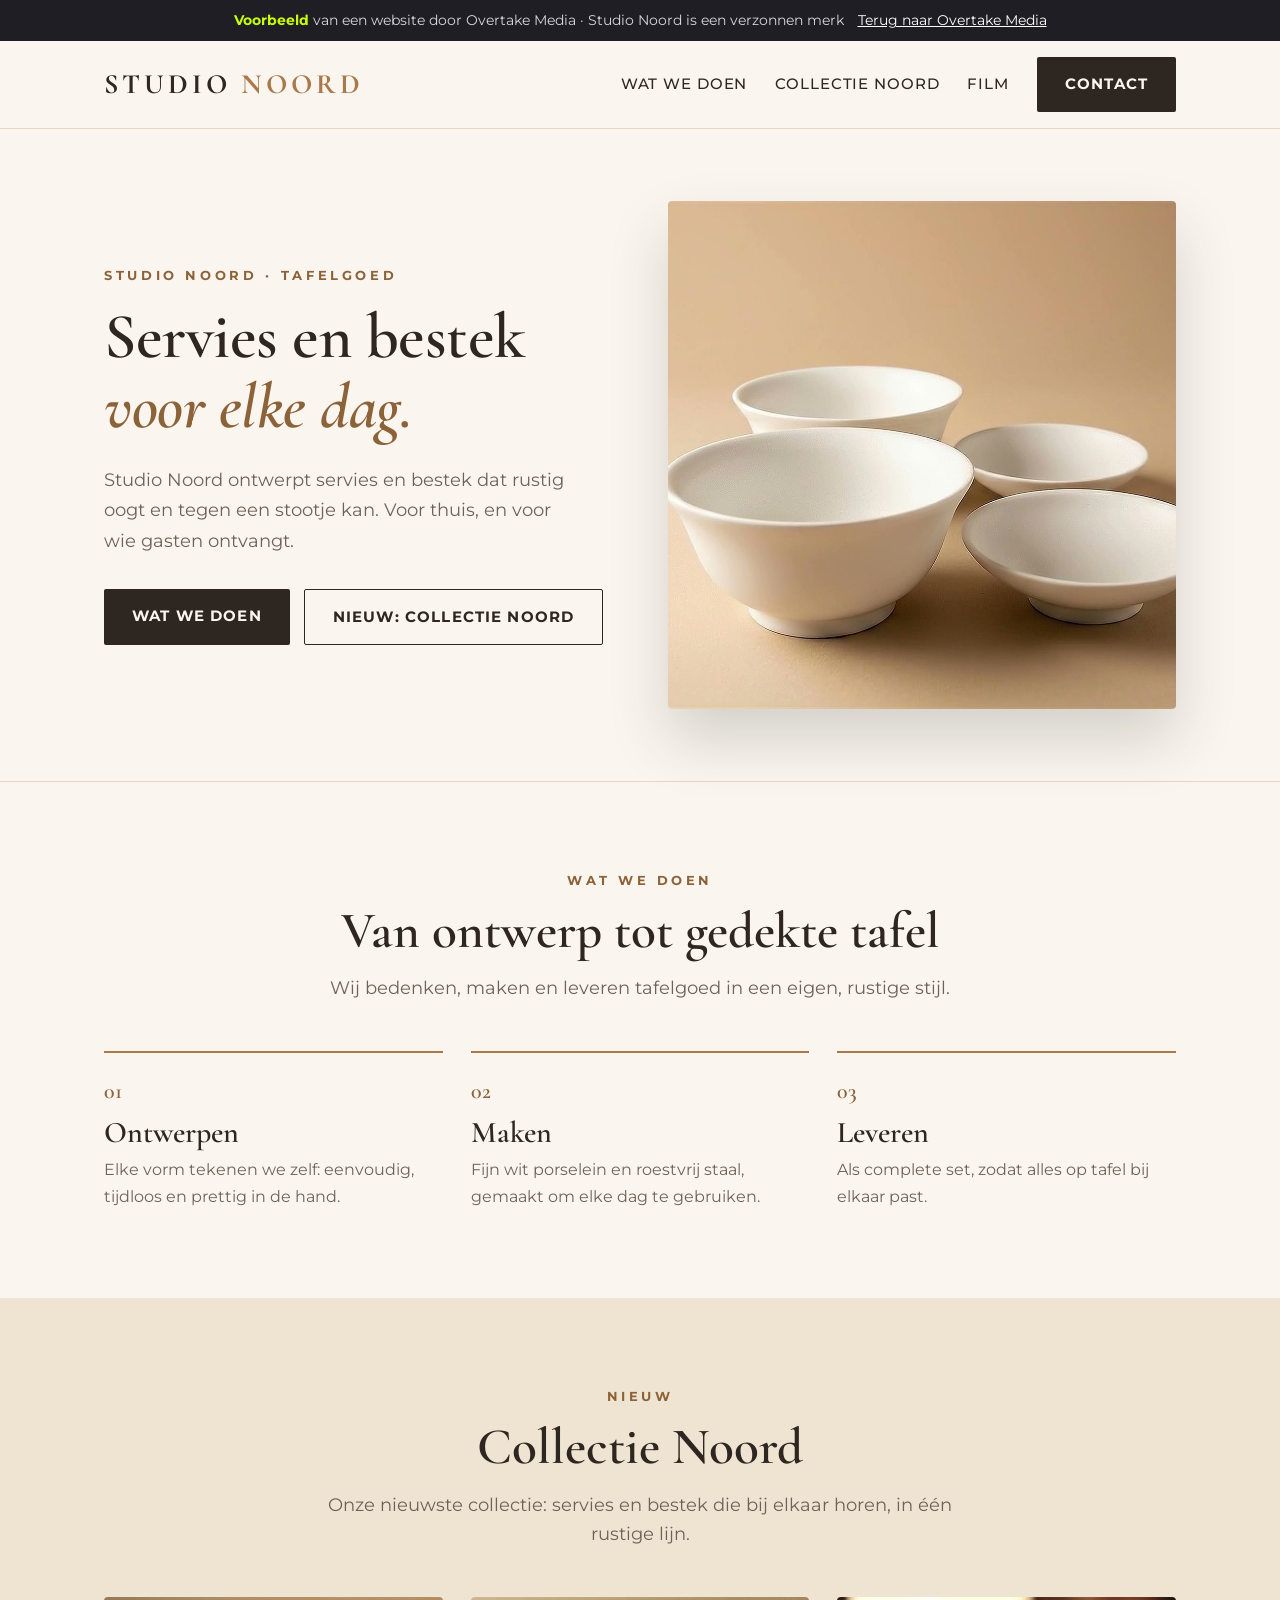
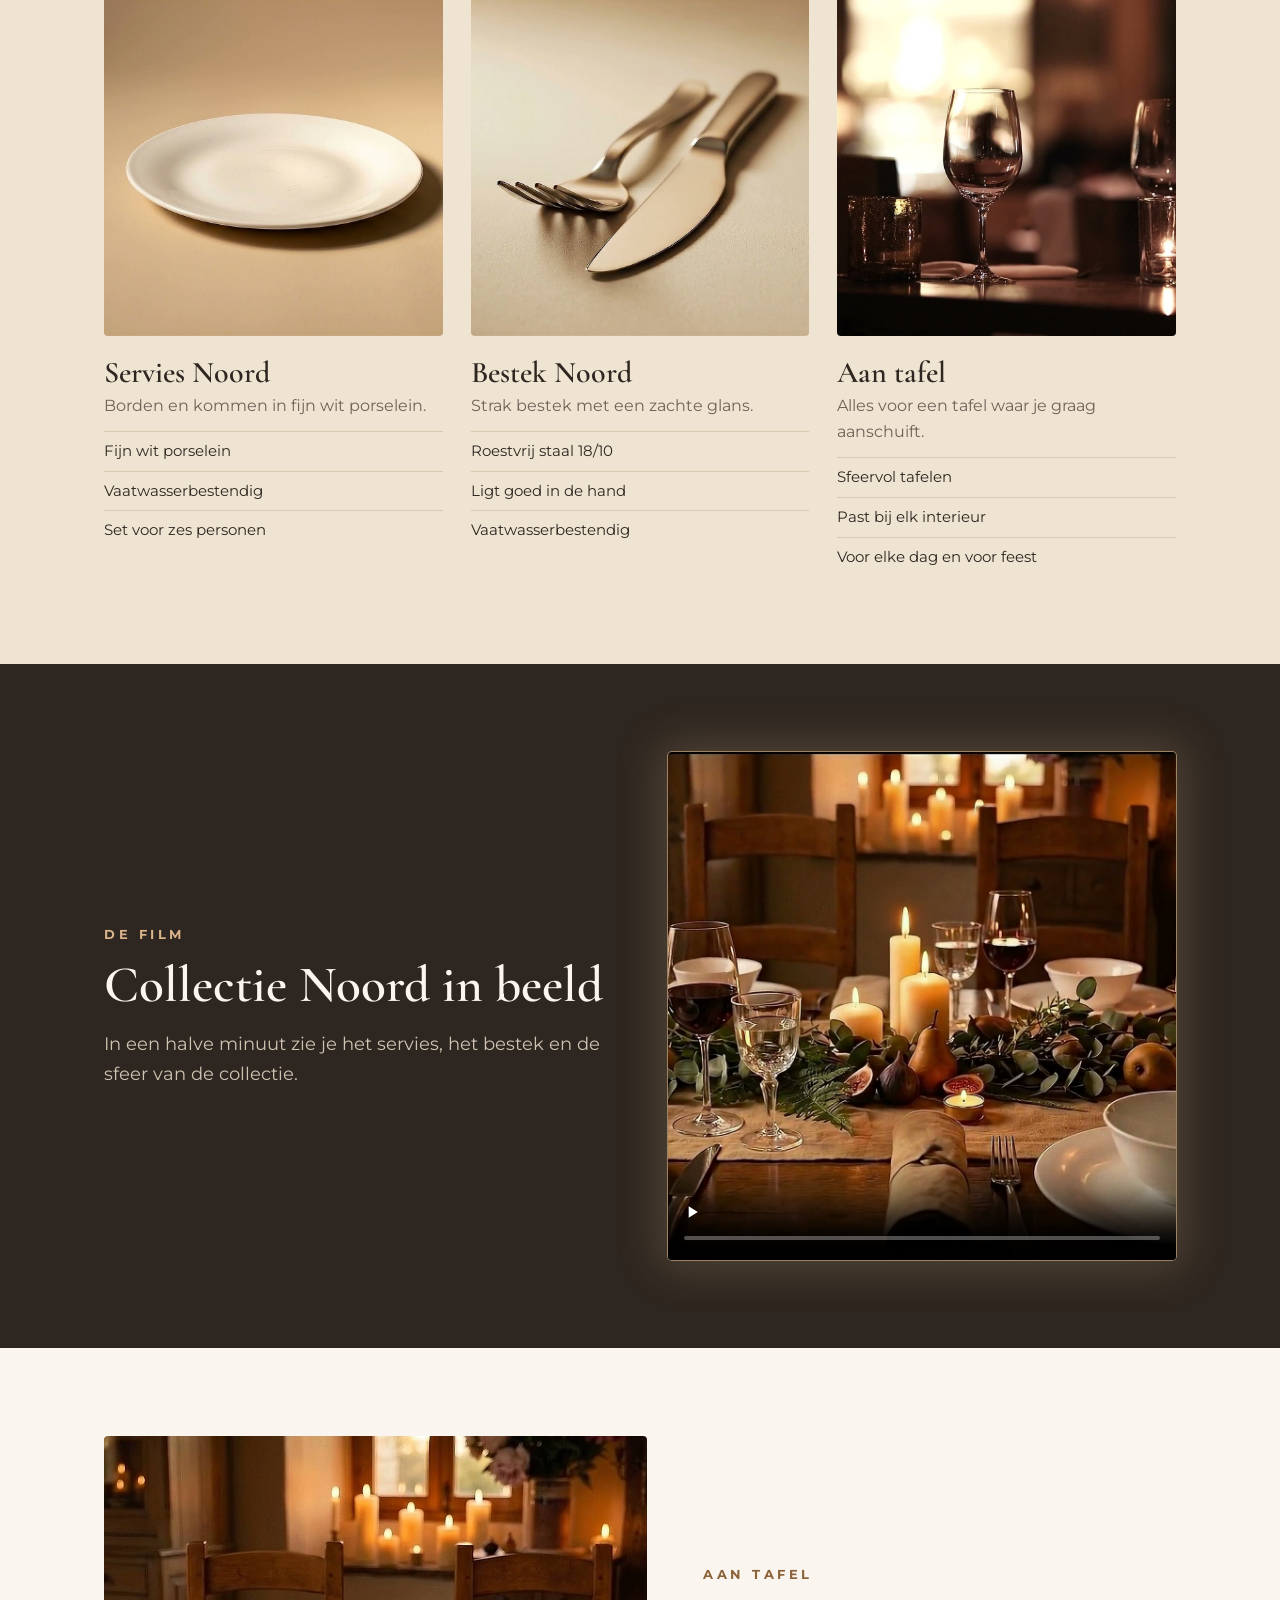
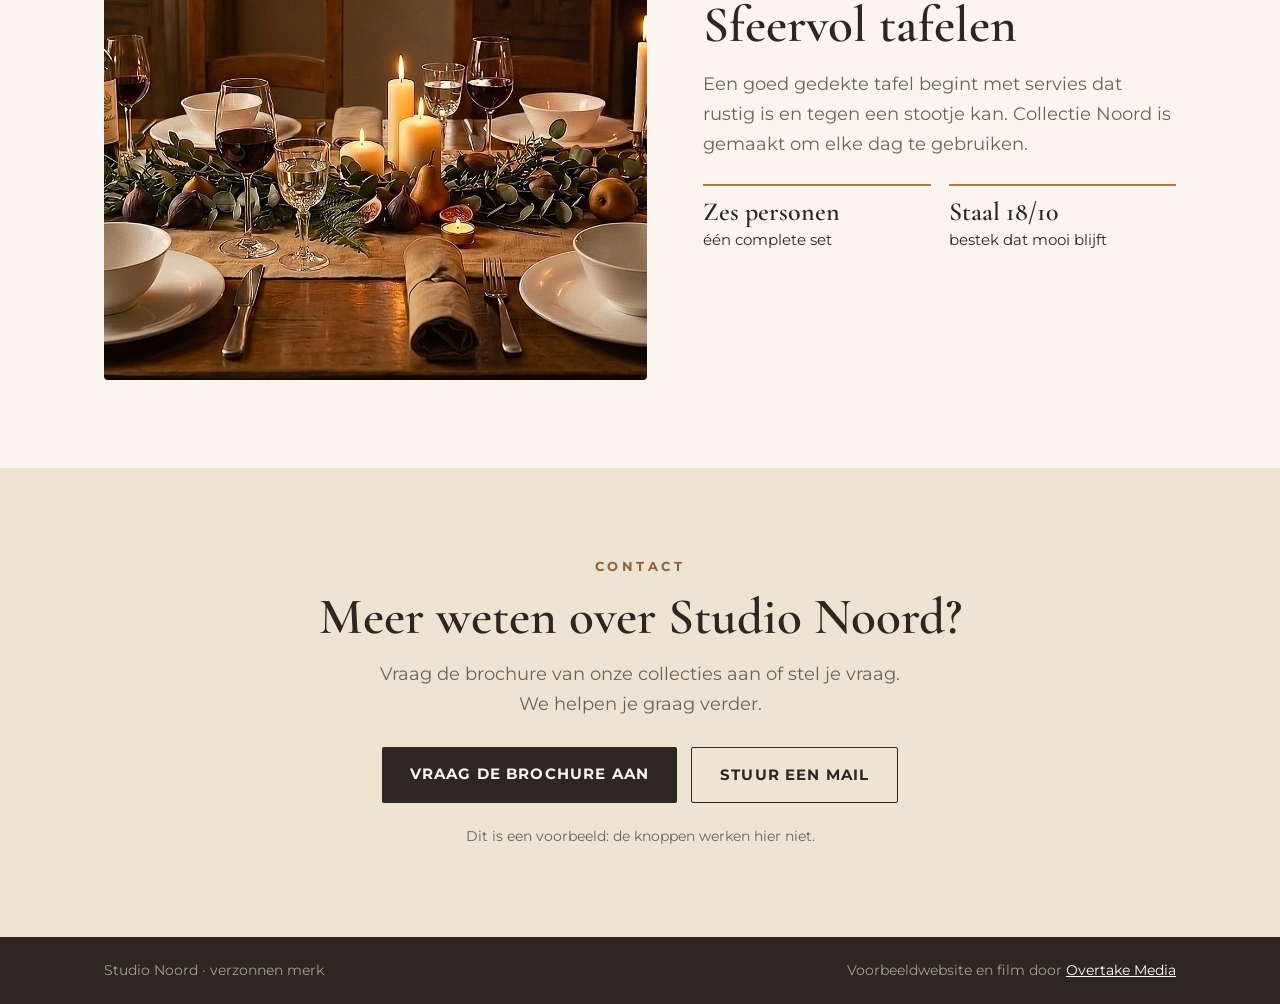
<file: voorbeeld/studio-noord/index.html>
<!doctype html>
<html lang="nl">
<head>
<meta charset="utf-8">
<meta name="viewport" content="width=device-width, initial-scale=1">
<meta name="robots" content="noindex, nofollow">
<title>Studio Noord · Servies en bestek voor elke dag</title>
<meta name="description" content="Voorbeeldwebsite van Overtake Media voor het verzonnen merk Studio Noord.">
<link rel="preconnect" href="https://fonts.googleapis.com">
<link rel="preconnect" href="https://fonts.gstatic.com" crossorigin>
<link href="https://fonts.googleapis.com/css2?family=Cormorant+Garamond:wght@500;600;700&family=Montserrat:wght@400;500;700&display=swap" rel="stylesheet">
<style>
  :root { --inkt:#2E2620; --zacht:#6E6258; --beige:#EFE4D2; --licht:#FAF6EF; --koper:#A9794A; --koper2:#8C6239; --wit:#FFFFFF; --lijn:#E4D8C4; }
  * { box-sizing:border-box; margin:0; padding:0; }
  html { scroll-behavior:smooth; }
  body { font-family:Montserrat, Arial, sans-serif; color:var(--inkt); background:var(--licht); line-height:1.7; font-size:16.5px; }
  img { display:block; max-width:100%; }
  a { color:inherit; }
  h1, h2, h3 { font-family:"Cormorant Garamond", Georgia, serif; font-weight:600; line-height:1.1; }
  .wrap { max-width:1120px; margin:0 auto; padding:0 24px; }

  .voorbeeldbalk { background:#1E1E24; color:#D6D6DC; font-size:13.5px; text-align:center; padding:9px 16px; }
  .voorbeeldbalk b { color:#C8FF00; font-weight:700; }
  .voorbeeldbalk a { color:#fff; margin-left:10px; }

  header { position:sticky; top:0; z-index:20; background:rgba(250,246,239,0.96); backdrop-filter:blur(8px); border-bottom:1px solid var(--lijn); }
  header .wrap { display:flex; align-items:center; justify-content:space-between; gap:24px; padding-top:16px; padding-bottom:16px; }
  .logo { text-decoration:none; font-family:"Cormorant Garamond", Georgia, serif; font-weight:700; font-size:28px; letter-spacing:0.14em; text-transform:uppercase; line-height:1; }
  .logo span { color:var(--koper); }
  nav { display:flex; align-items:center; gap:28px; font-weight:500; font-size:14.5px; letter-spacing:0.06em; text-transform:uppercase; }
  nav a { text-decoration:none; }
  nav a:hover { color:var(--koper2); }
  .knop { display:inline-block; background:var(--inkt); color:var(--licht); font-weight:700; font-size:14.5px; letter-spacing:0.08em; text-transform:uppercase; text-decoration:none; padding:15px 28px; border-radius:2px; transition:background .2s; }
  .knop:hover { background:var(--koper2); color:var(--wit); }
  .knop.lijn { background:transparent; color:var(--inkt); border:1.5px solid var(--inkt); }
  .knop.lijn:hover { background:var(--inkt); color:var(--licht); }

  .hero { background:var(--beige); }
  .hero.licht { background:var(--licht); border-bottom:1px solid var(--lijn); }
  .hero .wrap { display:grid; grid-template-columns:1fr 1fr; gap:56px; align-items:center; padding-top:72px; padding-bottom:72px; }
  .hero .klein { font-size:13px; letter-spacing:0.28em; text-transform:uppercase; color:var(--koper2); font-weight:700; margin-bottom:16px; }
  .hero h1 { font-size:clamp(40px, 5vw, 68px); letter-spacing:-0.5px; }
  .hero h1 em { font-style:italic; color:var(--koper2); }
  .hero p { color:var(--zacht); font-size:18px; max-width:40ch; margin:22px 0 32px; }
  .hero .rij { display:flex; flex-wrap:wrap; gap:14px; }
  .hero img { width:100%; aspect-ratio:1; object-fit:cover; border-radius:4px; box-shadow:0 30px 60px rgba(46,38,32,0.18); }

  section { padding:88px 0; }
  .kop { text-align:center; max-width:640px; margin:0 auto 48px; }
  .label { font-size:12.5px; letter-spacing:0.28em; text-transform:uppercase; color:var(--koper2); font-weight:700; margin-bottom:12px; }
  h2 { font-size:clamp(34px, 4vw, 52px); }
  .kop p { margin-top:14px; color:var(--zacht); font-size:17.5px; }

  .producten { display:grid; grid-template-columns:repeat(3, 1fr); gap:28px; }
  .product img { width:100%; aspect-ratio:1; object-fit:cover; border-radius:4px; }
  .product h3 { font-size:30px; margin-top:20px; }
  .product p { color:var(--zacht); font-size:15.5px; margin-top:4px; }
  .product ul { list-style:none; margin-top:12px; font-size:14.5px; color:var(--inkt); }
  .product li { padding:7px 0; border-top:1px solid var(--lijn); }

  .tint { background:var(--beige); }
  .tint .product li { border-top-color:#D9CBB2; }
  .stappen { display:grid; grid-template-columns:repeat(3, 1fr); gap:28px; }
  .stap { border-top:2px solid var(--koper); padding-top:20px; }
  .stap b { font-family:"Cormorant Garamond", Georgia, serif; font-size:22px; color:var(--koper2); font-weight:600; }
  .stap h3 { font-size:30px; margin:6px 0 8px; }
  .stap p { color:var(--zacht); font-size:15.5px; }
  .film { background:var(--inkt); color:var(--beige); }
  .film .wrap { display:grid; grid-template-columns:1fr 1fr; gap:56px; align-items:center; }
  .film h2 { color:var(--licht); }
  .film .label { color:#D9B48A; }
  .film p { margin-top:16px; color:#CFC3B2; font-size:17.5px; max-width:42ch; }
  .film video { width:100%; display:block; aspect-ratio:1; object-fit:cover; border-radius:4px; background:#000; box-shadow:0 0 0 1px rgba(217,180,138,0.6), 0 0 44px 8px rgba(217,180,138,0.22); }

  .sfeer .wrap { display:grid; grid-template-columns:1.15fr 1fr; gap:56px; align-items:center; }
  .sfeer img { width:100%; border-radius:4px; }
  .sfeer p { margin-top:16px; color:var(--zacht); font-size:17.5px; max-width:44ch; }
  .sfeer .feit { margin-top:26px; display:grid; grid-template-columns:1fr 1fr; gap:18px; }
  .sfeer .feit div { border-top:2px solid var(--koper); padding-top:12px; font-size:15px; }
  .sfeer .feit b { display:block; font-family:"Cormorant Garamond", Georgia, serif; font-size:26px; font-weight:600; line-height:1.1; }

  .contact { background:var(--beige); text-align:center; }
  .contact p { color:var(--zacht); font-size:17.5px; max-width:44ch; margin:14px auto 28px; }
  .contact .rij { display:flex; flex-wrap:wrap; gap:14px; justify-content:center; }
  .contact .klein { margin-top:22px; font-size:14px; color:var(--zacht); }

  footer { background:var(--inkt); color:#A99D8D; font-size:13.5px; }
  footer .wrap { display:flex; justify-content:space-between; flex-wrap:wrap; gap:8px 24px; padding-top:22px; padding-bottom:22px; }
  footer a { color:#fff; }

  @media (max-width:900px) {
    nav a:not(.knop) { display:none; }
    .hero .wrap, .film .wrap, .sfeer .wrap { grid-template-columns:1fr; gap:32px; }
    .producten, .stappen { grid-template-columns:1fr; }
    .hero .wrap { padding-top:48px; padding-bottom:48px; }
  }
  @media (max-width:560px) {
    .wrap { padding:0 16px; }
    section { padding:60px 0; }
    .logo { font-size:22px; }
    .knop { padding:13px 20px; font-size:13.5px; }
  }
</style>
</head>
<body>

<div class="voorbeeldbalk"><b>Voorbeeld</b> van een website door Overtake Media · Studio Noord is een verzonnen merk <a href="/websites.html">Terug naar Overtake Media</a></div>

<header><div class="wrap">
  <a class="logo" href="#top">Studio <span>Noord</span></a>
  <nav>
    <a href="#studio">Wat we doen</a>
    <a href="#collectie">Collectie Noord</a>
    <a href="#film">Film</a>
    <a class="knop" href="#contact">Contact</a>
  </nav>
</div></header>

<div class="hero licht" id="top"><div class="wrap">
  <div>
    <div class="klein">Studio Noord · tafelgoed</div>
    <h1>Servies en bestek <em>voor elke dag.</em></h1>
    <p>Studio Noord ontwerpt servies en bestek dat rustig oogt en tegen een stootje kan. Voor thuis, en voor wie gasten ontvangt.</p>
    <div class="rij">
      <a class="knop" href="#studio">Wat we doen</a>
      <a class="knop lijn" href="#collectie">Nieuw: Collectie Noord</a>
    </div>
  </div>
  <img src="img/kommen.jpg" alt="Witte porseleinen kommen uit Collectie Noord">
</div></div>

<section id="studio"><div class="wrap">
  <div class="kop">
    <div class="label">Wat we doen</div>
    <h2>Van ontwerp tot gedekte tafel</h2>
    <p>Wij bedenken, maken en leveren tafelgoed in een eigen, rustige stijl.</p>
  </div>
  <div class="stappen">
    <div class="stap"><b>01</b><h3>Ontwerpen</h3><p>Elke vorm tekenen we zelf: eenvoudig, tijdloos en prettig in de hand.</p></div>
    <div class="stap"><b>02</b><h3>Maken</h3><p>Fijn wit porselein en roestvrij staal, gemaakt om elke dag te gebruiken.</p></div>
    <div class="stap"><b>03</b><h3>Leveren</h3><p>Als complete set, zodat alles op tafel bij elkaar past.</p></div>
  </div>
</div></section>

<section id="collectie" class="tint"><div class="wrap">
  <div class="kop">
    <div class="label">Nieuw</div>
    <h2>Collectie Noord</h2>
    <p>Onze nieuwste collectie: servies en bestek die bij elkaar horen, in één rustige lijn.</p>
  </div>
  <div class="producten">
    <div class="product"><img src="img/bord.jpg" alt="Wit porseleinen bord" loading="lazy"><h3>Servies Noord</h3><p>Borden en kommen in fijn wit porselein.</p><ul><li>Fijn wit porselein</li><li>Vaatwasserbestendig</li><li>Set voor zes personen</li></ul></div>
    <div class="product"><img src="img/bestek.jpg" alt="Vork en mes van roestvrij staal" loading="lazy"><h3>Bestek Noord</h3><p>Strak bestek met een zachte glans.</p><ul><li>Roestvrij staal 18/10</li><li>Ligt goed in de hand</li><li>Vaatwasserbestendig</li></ul></div>
    <div class="product"><img src="img/glazen.jpg" alt="Wijnglazen op een gedekte tafel" loading="lazy"><h3>Aan tafel</h3><p>Alles voor een tafel waar je graag aanschuift.</p><ul><li>Sfeervol tafelen</li><li>Past bij elk interieur</li><li>Voor elke dag en voor feest</li></ul></div>
  </div>
</div></section>

<section class="film" id="film"><div class="wrap">
  <div>
    <div class="label">De film</div>
    <h2>Collectie Noord in beeld</h2>
    <p>In een halve minuut zie je het servies, het bestek en de sfeer van de collectie.</p>
  </div>
  <video src="../../films/collectie-noord.mp4" poster="../../img/collectie-noord.jpg" controls controlslist="nodownload noplaybackrate" disablepictureinpicture oncontextmenu="return false" preload="none" playsinline></video>
</div></section>

<section class="sfeer" id="tafel"><div class="wrap">
  <img src="img/tafel.jpg" alt="Feestelijk gedekte tafel met kaarsen" loading="lazy">
  <div>
    <div class="label">Aan tafel</div>
    <h2>Sfeervol tafelen</h2>
    <p>Een goed gedekte tafel begint met servies dat rustig is en tegen een stootje kan. Collectie Noord is gemaakt om elke dag te gebruiken.</p>
    <div class="feit">
      <div><b>Zes personen</b>één complete set</div>
      <div><b>Staal 18/10</b>bestek dat mooi blijft</div>
    </div>
  </div>
</div></section>

<section class="contact" id="contact"><div class="wrap">
  <div class="label">Contact</div>
  <h2>Meer weten over Studio Noord?</h2>
  <p>Vraag de brochure van onze collecties aan of stel je vraag. We helpen je graag verder.</p>
  <div class="rij">
    <a class="knop" href="#contact">Vraag de brochure aan</a>
    <a class="knop lijn" href="#contact">Stuur een mail</a>
  </div>
  <div class="klein">Dit is een voorbeeld: de knoppen werken hier niet.</div>
</div></section>

<footer><div class="wrap">
  <span>Studio Noord · verzonnen merk</span>
  <span>Voorbeeldwebsite en film door <a href="/">Overtake Media</a></span>
</div></footer>

</body>
</html>
</file>
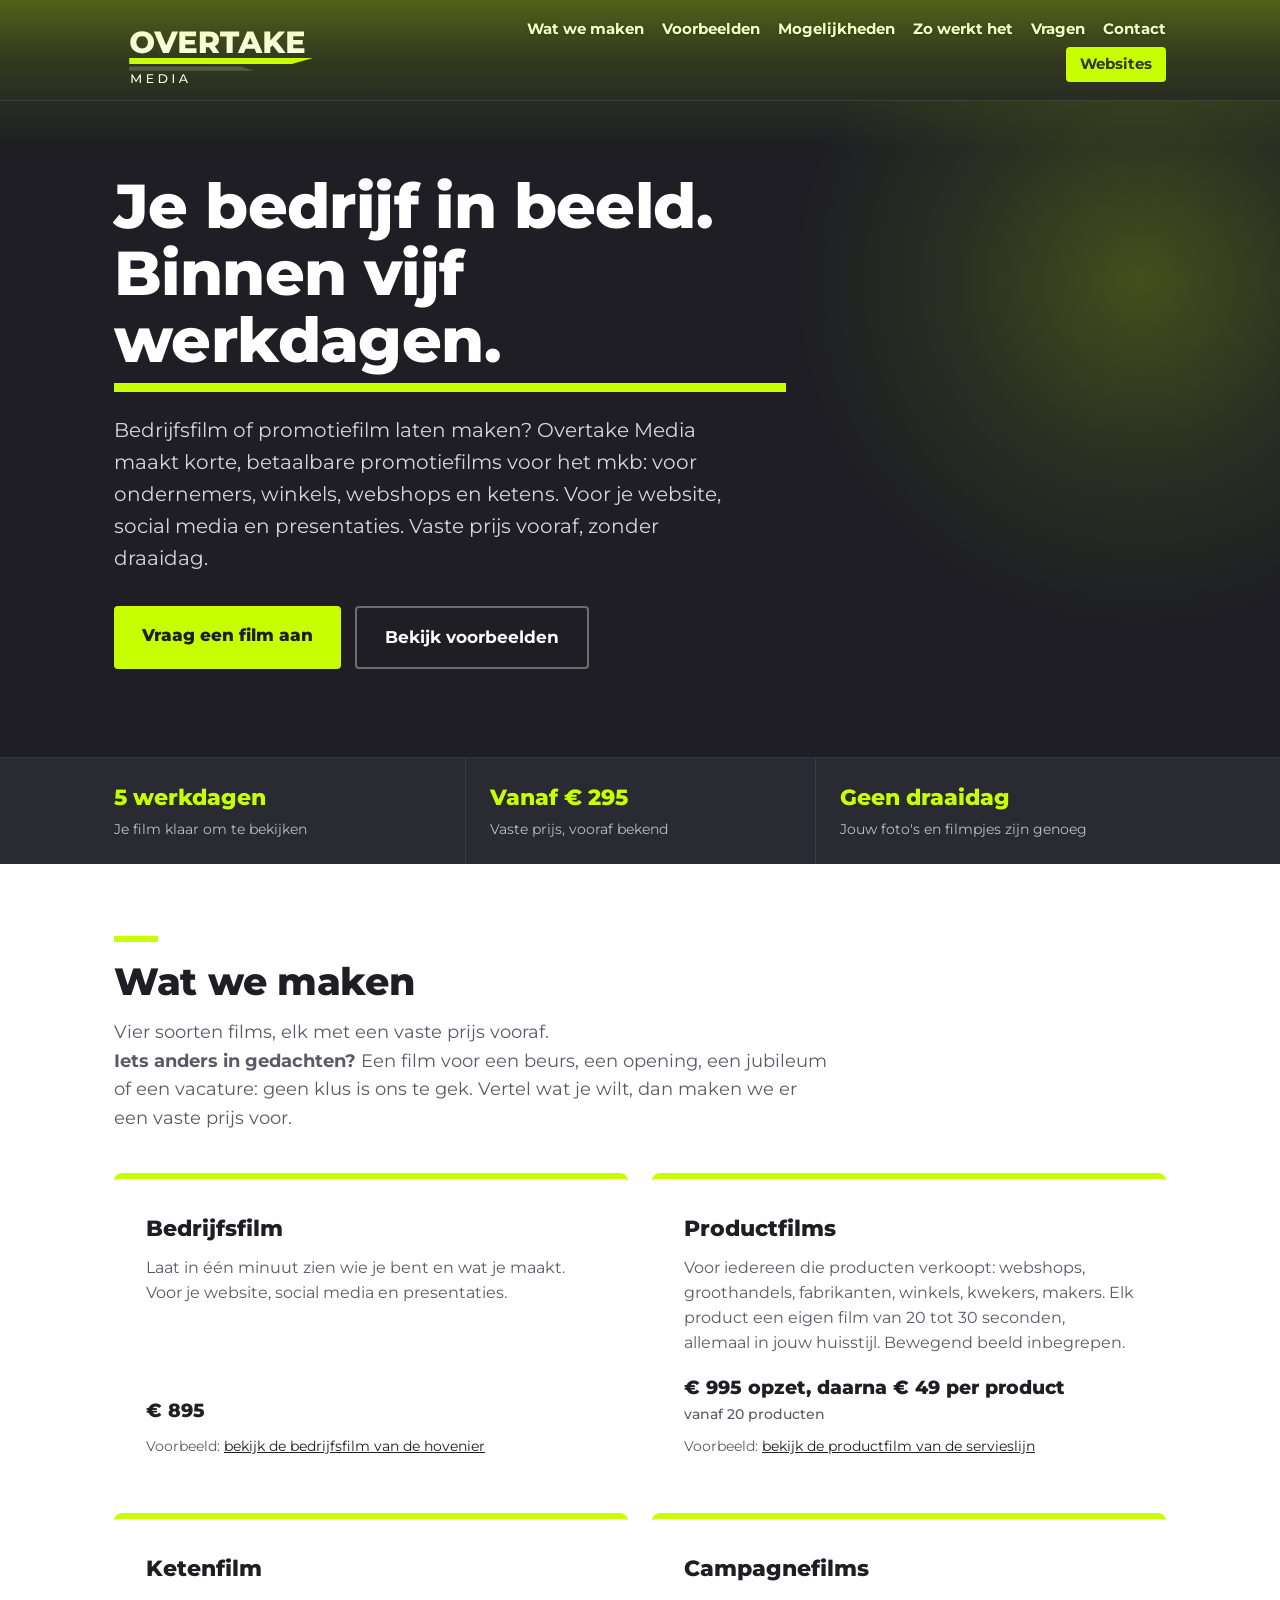
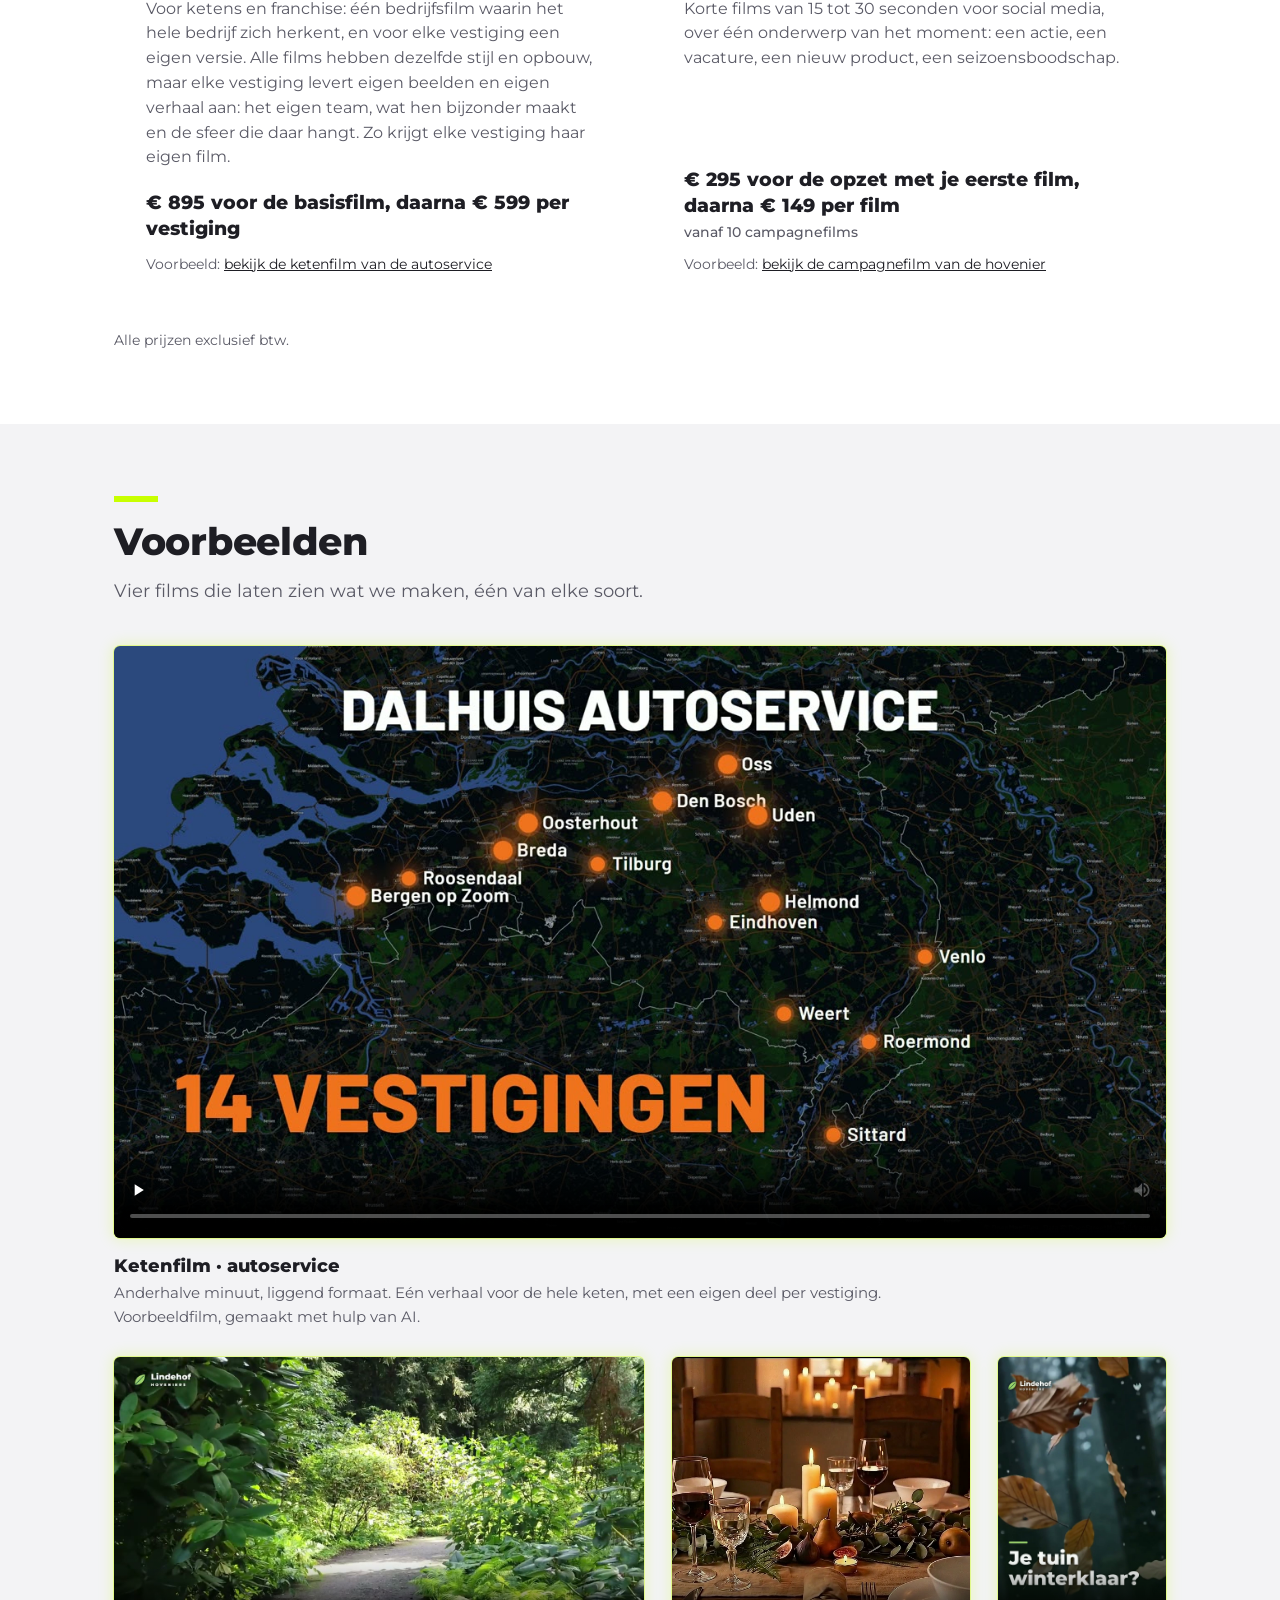
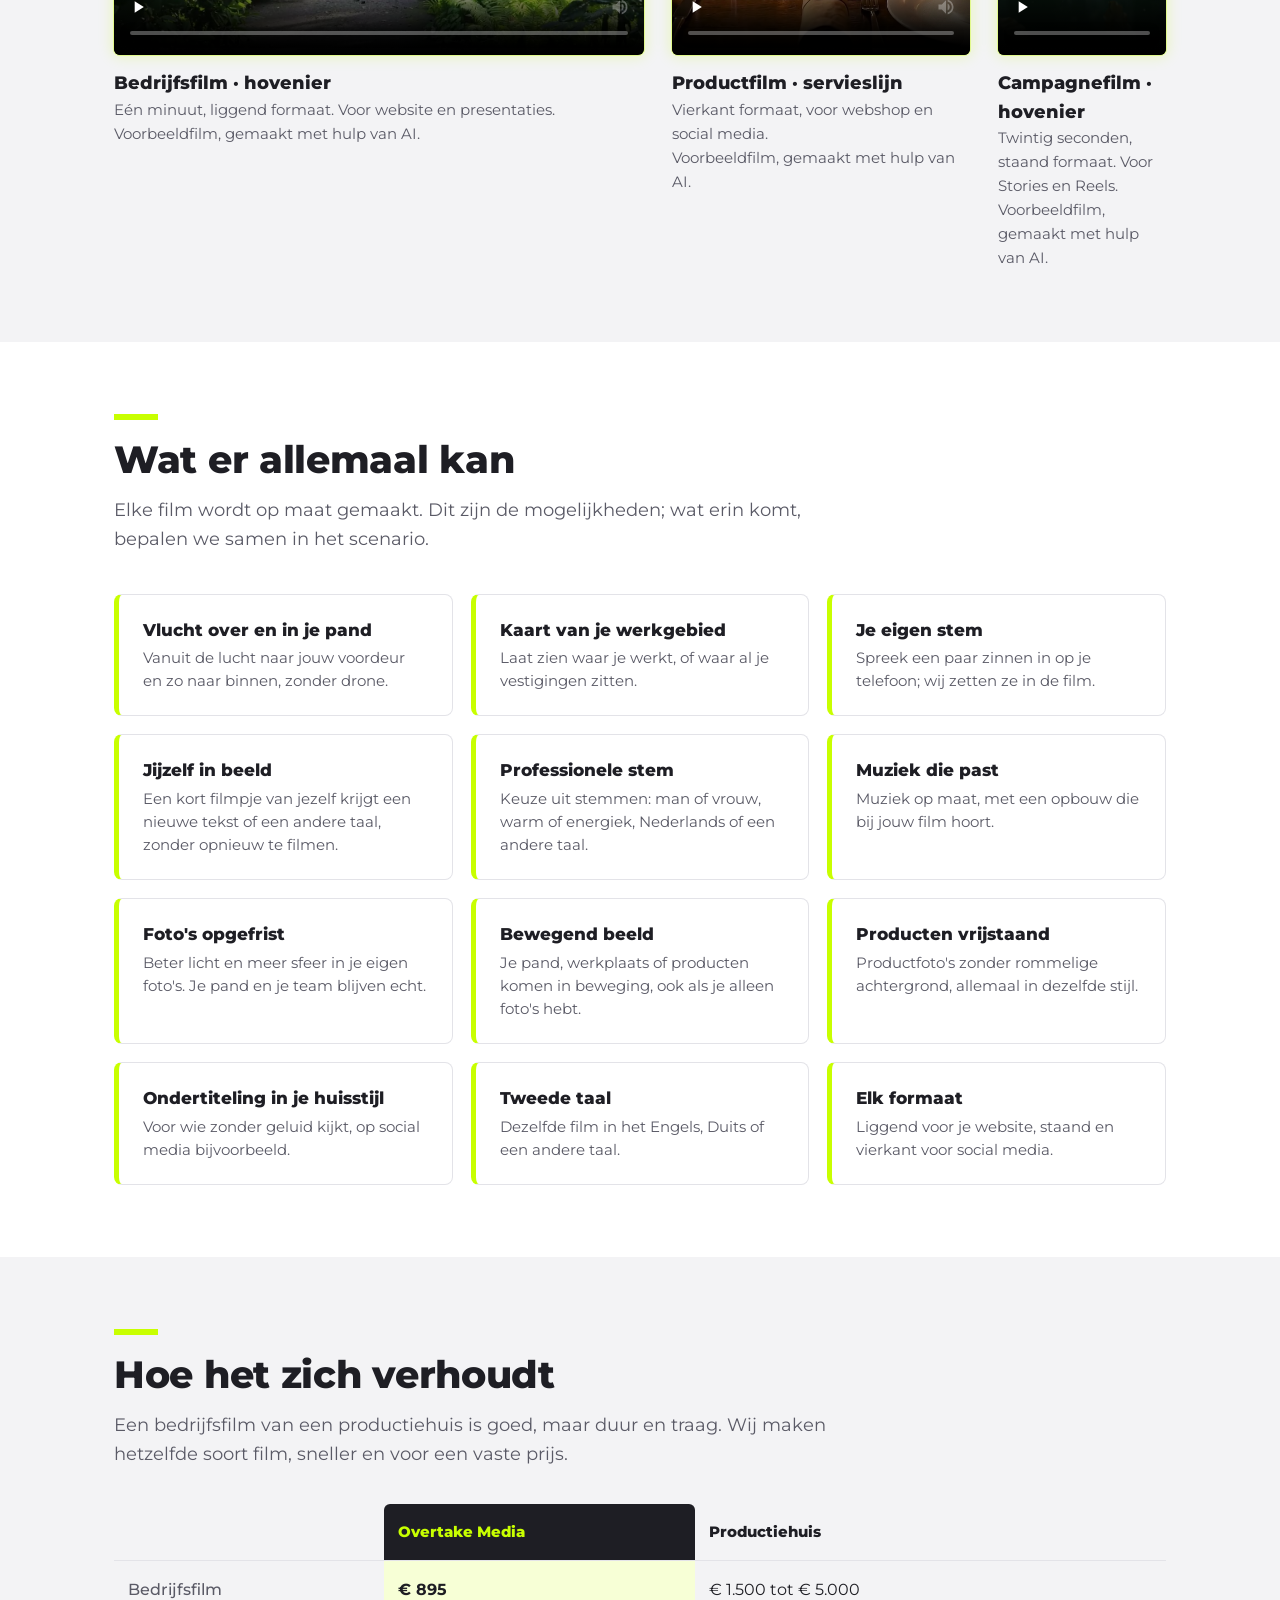
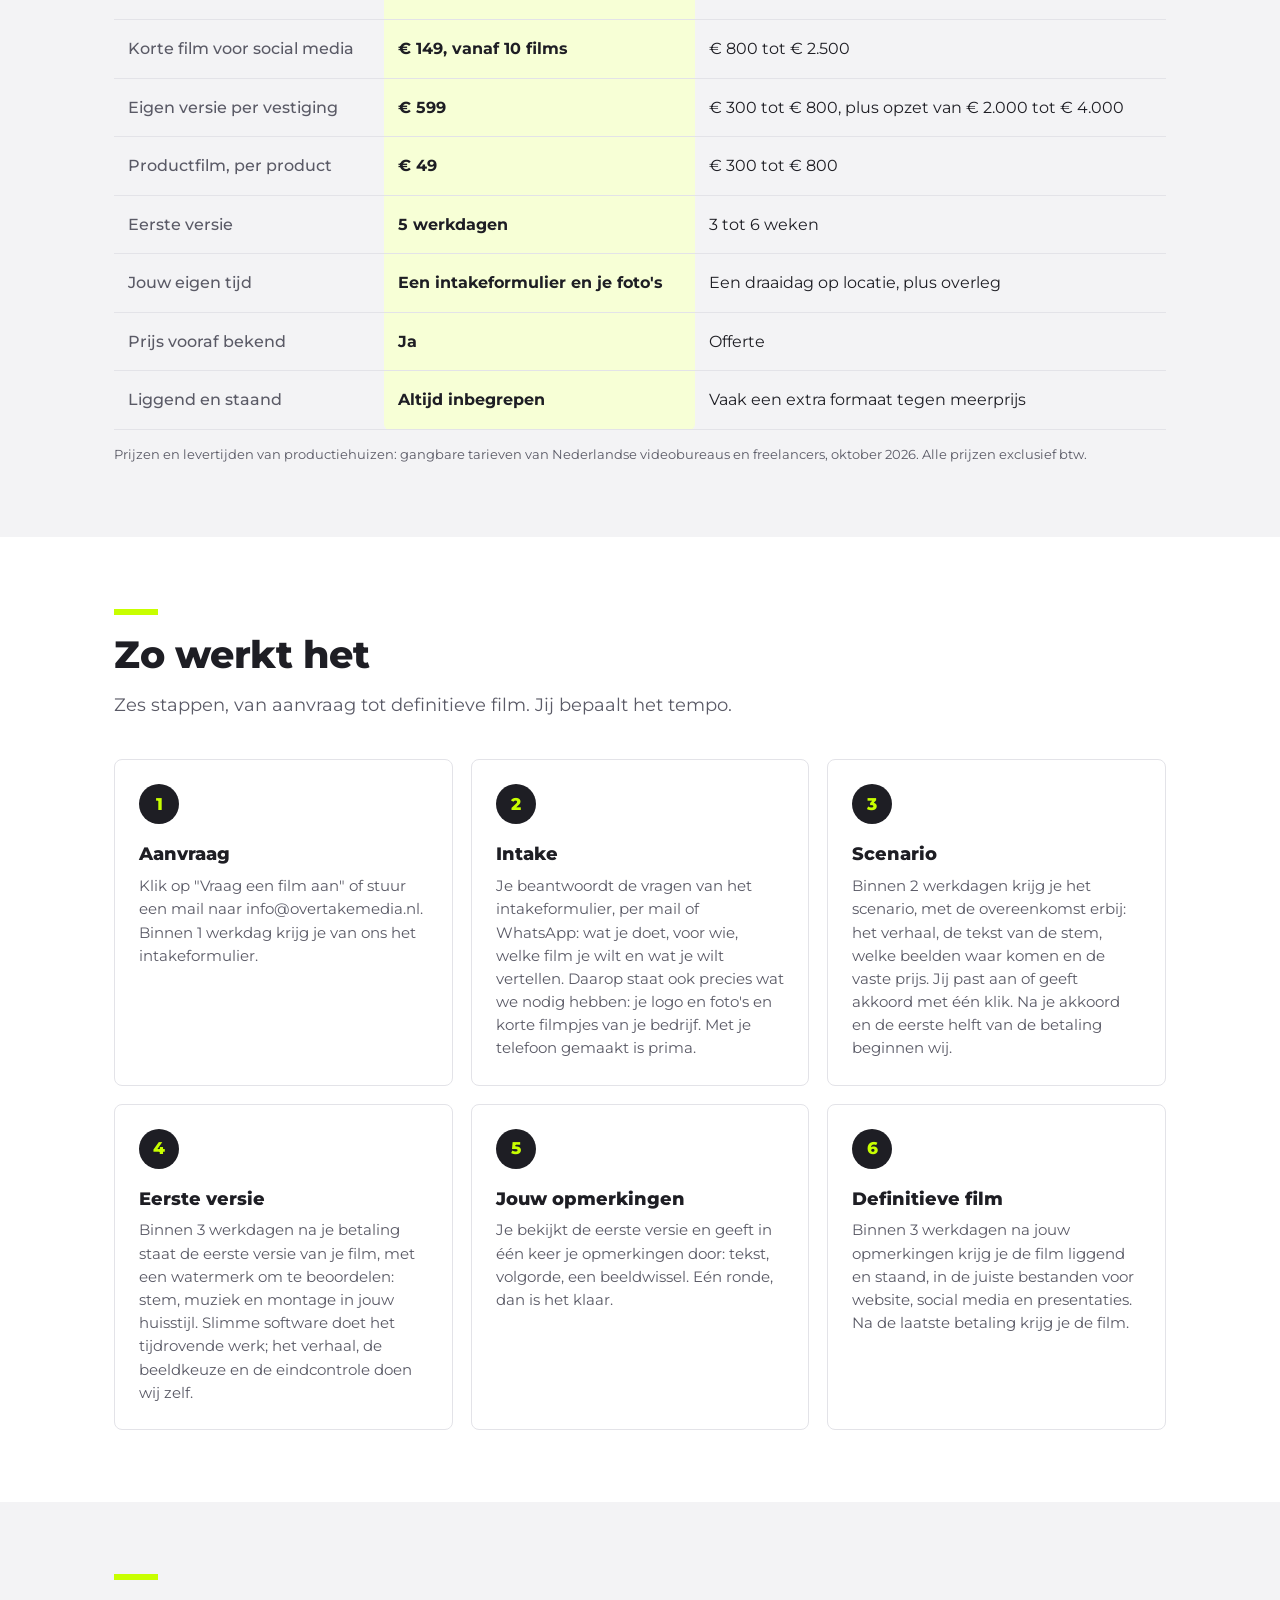
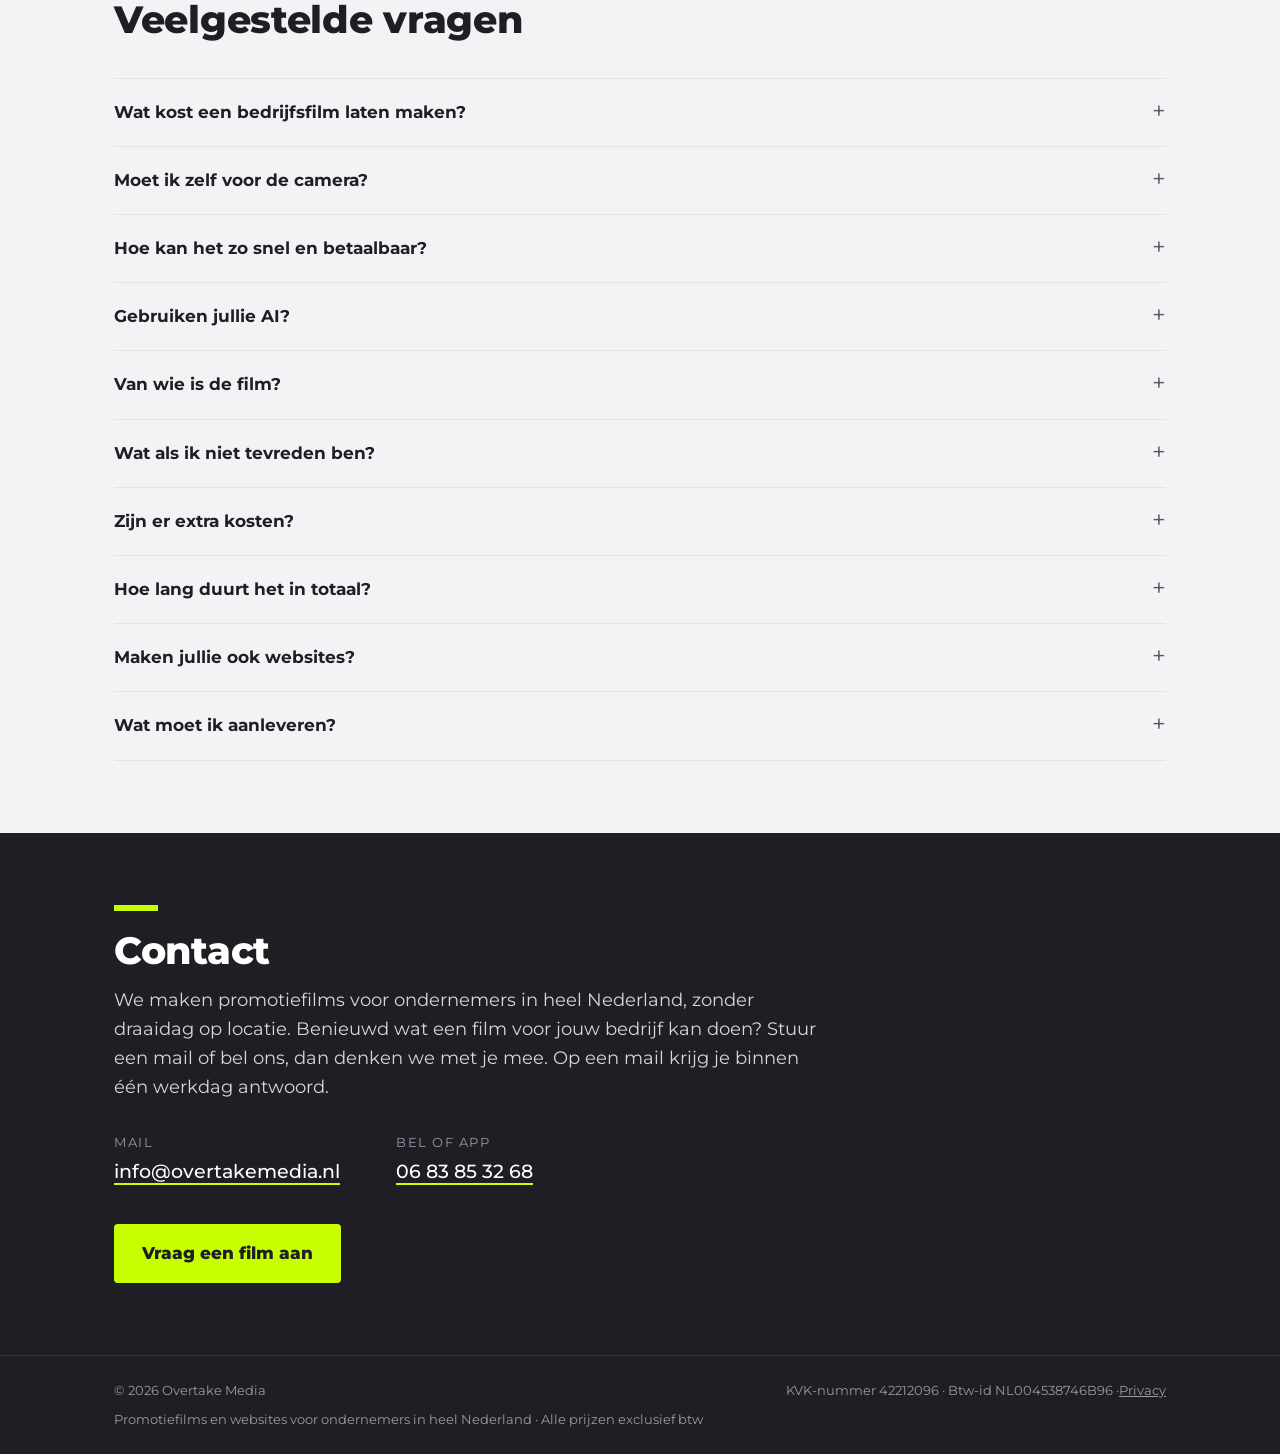
<file: films.html>
<!doctype html>
<html lang="nl">
<head>
<meta charset="utf-8">
<meta name="viewport" content="width=device-width, initial-scale=1">
<title>Overtake Media · Bedrijfsfilm en promotiefilm laten maken voor het mkb</title>
<meta name="description" content="Bedrijfsfilm of promotiefilm laten maken voor het mkb. Korte, betaalbare films voor ondernemers, winkels, webshops en ketens. Binnen vijf werkdagen, vaste prijs vooraf, zonder draaidag.">
<meta property="og:title" content="Overtake Media · Promotiefilms voor het mkb">
<meta property="og:description" content="Korte promotiefilms voor ondernemers, winkels, webshops en ketens. Eerste versie binnen 5 werkdagen, vaste prijs vooraf, zonder draaidag.">
<meta property="og:image" content="https://overtakemedia.nl/img/lindehof.jpg">
<meta property="og:url" content="https://overtakemedia.nl/films.html">
<meta name="google-site-verification" content="iY5Mu1yxWHPWTAywFuKohquAYSVC9sbn_sOde4Xjv1Y" />
<link rel="canonical" href="https://overtakemedia.nl/films.html">
<link rel="icon" type="image/png" href="img/icoon.png">
<link rel="preconnect" href="https://fonts.googleapis.com">
<link rel="preconnect" href="https://fonts.gstatic.com" crossorigin>
<link href="https://fonts.googleapis.com/css2?family=Montserrat:wght@400;500;700;800&display=swap" rel="stylesheet">
<link rel="stylesheet" href="stijl.css?v=19">
<script type="application/ld+json">{"@context": "https://schema.org", "@type": "ProfessionalService", "name": "Overtake Media", "url": "https://overtakemedia.nl/", "email": "info@overtakemedia.nl", "telephone": "+31683853268", "logo": "https://overtakemedia.nl/img/icoon.png", "image": "https://overtakemedia.nl/img/lindehof.jpg", "description": "Overtake Media maakt korte promotiefilms voor het mkb: bedrijfsfilms, productfilms, ketenfilms en campagnefilms voor social media. Eerste versie binnen vijf werkdagen, vaste prijs vooraf, zonder draaidag.", "areaServed": {"@type": "Country", "name": "Nederland"}, "priceRange": "€149 - €895", "hasOfferCatalog": {"@type": "OfferCatalog", "name": "Promotiefilms", "itemListElement": [{"@type": "Offer", "name": "Bedrijfsfilm", "price": "895", "priceCurrency": "EUR", "description": "Film van één minuut over je bedrijf, liggend en staand."}, {"@type": "Offer", "name": "Productfilms", "price": "49", "priceCurrency": "EUR", "description": "Per product een film van 20 tot 30 seconden, na € 995 opzet, vanaf 20 producten."}, {"@type": "Offer", "name": "Ketenfilm", "price": "599", "priceCurrency": "EUR", "description": "Per vestiging een eigen versie van de bedrijfsfilm, na een basisfilm van € 895."}, {"@type": "Offer", "name": "Campagnefilm", "price": "149", "priceCurrency": "EUR", "description": "Korte film van 15 tot 30 seconden voor social media, na € 295 opzet met de eerste film, vanaf 10 films."}, {"@type": "Offer", "name": "Website in jouw huisstijl", "price": "395", "priceCurrency": "EUR", "description": "Website van één pagina in de huisstijl van de klant, daarna € 29 per maand voor hosting, onderhoud en kleine tekstwijzigingen. Maatwerk en webshops in overleg."}]}}</script>
</head>
<body>

<div class="topbar"><div class="bar">
    <a href="/"><img src="img/logo-donker.svg" alt="Overtake Media"></a>
    <nav>
      <a href="#aanbod">Wat we maken</a>
      <a href="#voorbeelden">Voorbeelden</a>
      <a href="#mogelijkheden">Mogelijkheden</a>
      <a href="#werkwijze">Zo werkt het</a>
      <a href="#vragen">Vragen</a>
      <a href="#contact">Contact</a>
      <a class="ander" href="websites.html">Websites</a>
    </nav>
</div></div>
<header>
  <div class="hero">
    <div>
      <h1>Je bedrijf in beeld. <span>Binnen vijf werkdagen.</span></h1>
      <p>Bedrijfsfilm of promotiefilm laten maken? Overtake Media maakt korte, betaalbare promotiefilms voor het mkb: voor ondernemers, winkels, webshops en ketens. Voor je website, social media en presentaties. Vaste prijs vooraf, zonder draaidag.</p>
      <div class="knoppen">
        <a class="knop" href="#contact">Vraag een film aan</a>
        <a class="knop-licht" href="#voorbeelden">Bekijk voorbeelden</a>
      </div>
    </div>
  </div>
  <div class="feiten">
    <div class="wrap">
      <div class="feit"><strong>5 werkdagen</strong><span>Je film klaar om te bekijken</span></div>
      <div class="feit"><strong>Vanaf € 295</strong><span>Vaste prijs, vooraf bekend</span></div>
      <div class="feit"><strong>Geen draaidag</strong><span>Jouw foto's en filmpjes zijn genoeg</span></div>
    </div>
  </div>
</header>

<main>

  <section id="aanbod" >
    <div class="wrap">
      <h2>Wat we maken</h2>
      <p class="intro">Vier soorten films, elk met een vaste prijs vooraf.</p>
      <p class="intro"><strong>Iets anders in gedachten?</strong> Een film voor een beurs, een opening, een jubileum of een vacature: geen klus is ons te gek. Vertel wat je wilt, dan maken we er een vaste prijs voor.</p>
      <div class="kaarten">

        <div class="kaart">
          <h3>Bedrijfsfilm</h3>
          <p class="wat">Laat in één minuut zien wie je bent en wat je maakt. Voor je website, social media en presentaties.</p>
          <div class="prijs">€ 895</div>
          <div class="vb">Voorbeeld: <a href="#film-hovenier" data-film="film-hovenier">bekijk de bedrijfsfilm van de hovenier</a></div>
        </div>

        <div class="kaart">
          <h3>Productfilms</h3>
          <p class="wat">Voor iedereen die producten verkoopt: webshops, groothandels, fabrikanten, winkels, kwekers, makers. Elk product een eigen film van 20 tot 30 seconden, allemaal in jouw huisstijl. Bewegend beeld inbegrepen.</p>
          <div class="prijs">€ 995 opzet, daarna € 49 per product<small>vanaf 20 producten</small></div>
          <div class="vb">Voorbeeld: <a href="#film-servieslijn" data-film="film-servieslijn">bekijk de productfilm van de servieslijn</a></div>
        </div>

        <div class="kaart">
          <h3>Ketenfilm</h3>
          <p class="wat">Voor ketens en franchise: één bedrijfsfilm waarin het hele bedrijf zich herkent, en voor elke vestiging een eigen versie. Alle films hebben dezelfde stijl en opbouw, maar elke vestiging levert eigen beelden en eigen verhaal aan: het eigen team, wat hen bijzonder maakt en de sfeer die daar hangt. Zo krijgt elke vestiging haar eigen film.</p>
          <div class="prijs">€ 895 voor de basisfilm, daarna € 599 per vestiging</div>
          <div class="vb">Voorbeeld: <a href="#film-keten" data-film="film-keten">bekijk de ketenfilm van de autoservice</a></div>
        </div>

        <div class="kaart">
          <h3>Campagnefilms</h3>
          <p class="wat">Korte films van 15 tot 30 seconden voor social media, over één onderwerp van het moment: een actie, een vacature, een nieuw product, een seizoensboodschap.</p>
          <div class="prijs">€ 295 voor de opzet met je eerste film, daarna € 149 per film<small>vanaf 10 campagnefilms</small></div>
          <div class="vb">Voorbeeld: <a href="#film-campagne" data-film="film-campagne">bekijk de campagnefilm van de hovenier</a></div>
        </div>

      </div>

      <p class="noot">Alle prijzen exclusief btw.</p>
    </div>
  </section>

  <section id="voorbeelden" class="aanbod-bg">
    <div class="wrap">
      <h2>Voorbeelden</h2>
      <p class="intro">Vier films die laten zien wat we maken, één van elke soort.</p>
      <div class="films">
        <div class="film breed" id="film-keten">
          <video src="films/dalhuis.mp4?v=10" poster="img/dalhuis.jpg" controls controlslist="nodownload noplaybackrate" disablepictureinpicture oncontextmenu="return false" preload="none" playsinline></video>
          <h3>Ketenfilm · autoservice</h3>
          <p>Anderhalve minuut, liggend formaat. Eén verhaal voor de hele keten, met een eigen deel per vestiging.</p>
          <p>Voorbeeldfilm, gemaakt met hulp van AI.</p>
        </div>
        <div class="film" id="film-hovenier">
          <video src="films/lindehof.mp4?v=2" poster="img/lindehof.jpg" controls controlslist="nodownload noplaybackrate" disablepictureinpicture oncontextmenu="return false" preload="none" playsinline></video>
          <h3>Bedrijfsfilm · hovenier</h3>
          <p>Eén minuut, liggend formaat. Voor website en presentaties.</p>
          <p>Voorbeeldfilm, gemaakt met hulp van AI.</p>
        </div>
        <div class="film vierkant" id="film-servieslijn">
          <video src="films/collectie-noord.mp4?v=2" poster="img/collectie-noord.jpg" controls controlslist="nodownload noplaybackrate" disablepictureinpicture oncontextmenu="return false" preload="none" playsinline></video>
          <h3>Productfilm · servieslijn</h3>
          <p>Vierkant formaat, voor webshop en social media.</p>
          <p>Voorbeeldfilm, gemaakt met hulp van AI.</p>
        </div>
        <div class="film staand" id="film-campagne">
          <video src="films/lindehof-najaar.mp4?v=2" poster="img/lindehof-najaar.jpg" controls controlslist="nodownload noplaybackrate" disablepictureinpicture oncontextmenu="return false" preload="none" playsinline></video>
          <h3>Campagnefilm · hovenier</h3>
          <p>Twintig seconden, staand formaat. Voor Stories en Reels.</p>
          <p>Voorbeeldfilm, gemaakt met hulp van AI.</p>
        </div>
      </div>
    </div>
  </section>

  <section id="mogelijkheden">
    <div class="wrap">
      <h2>Wat er allemaal kan</h2>
      <p class="intro">Elke film wordt op maat gemaakt. Dit zijn de mogelijkheden; wat erin komt, bepalen we samen in het scenario.</p>
      <div class="opties">
        <div class="optie"><h3>Vlucht over en in je pand</h3><p>Vanuit de lucht naar jouw voordeur en zo naar binnen, zonder drone.</p></div>
        <div class="optie"><h3>Kaart van je werkgebied</h3><p>Laat zien waar je werkt, of waar al je vestigingen zitten.</p></div>
        <div class="optie"><h3>Je eigen stem</h3><p>Spreek een paar zinnen in op je telefoon; wij zetten ze in de film.</p></div>
        <div class="optie"><h3>Jijzelf in beeld</h3><p>Een kort filmpje van jezelf krijgt een nieuwe tekst of een andere taal, zonder opnieuw te filmen.</p></div>
        <div class="optie"><h3>Professionele stem</h3><p>Keuze uit stemmen: man of vrouw, warm of energiek, Nederlands of een andere taal.</p></div>
        <div class="optie"><h3>Muziek die past</h3><p>Muziek op maat, met een opbouw die bij jouw film hoort.</p></div>
        <div class="optie"><h3>Foto's opgefrist</h3><p>Beter licht en meer sfeer in je eigen foto's. Je pand en je team blijven echt.</p></div>
        <div class="optie"><h3>Bewegend beeld</h3><p>Je pand, werkplaats of producten komen in beweging, ook als je alleen foto's hebt.</p></div>
        <div class="optie"><h3>Producten vrijstaand</h3><p>Productfoto's zonder rommelige achtergrond, allemaal in dezelfde stijl.</p></div>
        <div class="optie"><h3>Ondertiteling in je huisstijl</h3><p>Voor wie zonder geluid kijkt, op social media bijvoorbeeld.</p></div>
        <div class="optie"><h3>Tweede taal</h3><p>Dezelfde film in het Engels, Duits of een andere taal.</p></div>
        <div class="optie"><h3>Elk formaat</h3><p>Liggend voor je website, staand en vierkant voor social media.</p></div>
      </div>
    </div>
  </section>

  <section id="vergelijk" class="aanbod-bg">
    <div class="wrap">
      <h2>Hoe het zich verhoudt</h2>
      <p class="intro">Een bedrijfsfilm van een productiehuis is goed, maar duur en traag. Wij maken hetzelfde soort film, sneller en voor een vaste prijs.</p>
      <table>
        <thead>
          <tr><th></th><th>Overtake Media</th><th>Productiehuis</th></tr>
        </thead>
        <tbody>
          <tr><td>Bedrijfsfilm</td><td>€ 895</td><td>€ 1.500 tot € 5.000</td></tr>
          <tr><td>Korte film voor social media</td><td>€ 149, vanaf 10 films</td><td>€ 800 tot € 2.500</td></tr>
          <tr><td>Eigen versie per vestiging</td><td>€ 599</td><td>€ 300 tot € 800, plus opzet van € 2.000 tot € 4.000</td></tr>
          <tr><td>Productfilm, per product</td><td>€ 49</td><td>€ 300 tot € 800</td></tr>
          <tr><td>Eerste versie</td><td>5 werkdagen</td><td>3 tot 6 weken</td></tr>
          <tr><td>Jouw eigen tijd</td><td>Een intakeformulier en je foto's</td><td>Een draaidag op locatie, plus overleg</td></tr>
          <tr><td>Prijs vooraf bekend</td><td>Ja</td><td>Offerte</td></tr>
          <tr><td>Liggend en staand</td><td>Altijd inbegrepen</td><td>Vaak een extra formaat tegen meerprijs</td></tr>
        </tbody>
      </table>
      <p class="bron">Prijzen en levertijden van productiehuizen: gangbare tarieven van Nederlandse videobureaus en freelancers, oktober 2026. Alle prijzen exclusief btw.</p>
    </div>
  </section>

  <section id="werkwijze">
    <div class="wrap">
      <h2>Zo werkt het</h2>
      <p class="intro">Zes stappen, van aanvraag tot definitieve film. Jij bepaalt het tempo.</p>
      <div class="stappen">
        <div class="stap"><h3>Aanvraag</h3><p>Klik op "Vraag een film aan" of stuur een mail naar info@overtakemedia.nl. Binnen 1 werkdag krijg je van ons het intakeformulier.</p></div>
        <div class="stap"><h3>Intake</h3><p>Je beantwoordt de vragen van het intakeformulier, per mail of WhatsApp: wat je doet, voor wie, welke film je wilt en wat je wilt vertellen. Daarop staat ook precies wat we nodig hebben: je logo en foto's en korte filmpjes van je bedrijf. Met je telefoon gemaakt is prima.</p></div>
        <div class="stap"><h3>Scenario</h3><p>Binnen 2 werkdagen krijg je het scenario, met de overeenkomst erbij: het verhaal, de tekst van de stem, welke beelden waar komen en de vaste prijs. Jij past aan of geeft akkoord met één klik. Na je akkoord en de eerste helft van de betaling beginnen wij.</p></div>
        <div class="stap"><h3>Eerste versie</h3><p>Binnen 3 werkdagen na je betaling staat de eerste versie van je film, met een watermerk om te beoordelen: stem, muziek en montage in jouw huisstijl. Slimme software doet het tijdrovende werk; het verhaal, de beeldkeuze en de eindcontrole doen wij zelf.</p></div>
        <div class="stap"><h3>Jouw opmerkingen</h3><p>Je bekijkt de eerste versie en geeft in één keer je opmerkingen door: tekst, volgorde, een beeldwissel. Eén ronde, dan is het klaar.</p></div>
        <div class="stap"><h3>Definitieve film</h3><p>Binnen 3 werkdagen na jouw opmerkingen krijg je de film liggend en staand, in de juiste bestanden voor website, social media en presentaties. Na de laatste betaling krijg je de film.</p></div>
      </div>
    </div>
  </section>

  <section id="vragen" class="aanbod-bg">
    <div class="wrap">
      <h2>Veelgestelde vragen</h2>
      <div class="vragen">
        <details>
          <summary>Wat kost een bedrijfsfilm laten maken?</summary>
          <p>Een bedrijfsfilm van één minuut kost bij ons € 895. Een korte film voor social media kost € 149 per film vanaf 10 films, na een eenmalige opzet van € 295 met je eerste film. Je weet de prijs altijd vooraf en er komen geen kosten voor een draaidag bij. Alle prijzen zijn exclusief btw.</p>
        </details>
        <details>
          <summary>Moet ik zelf voor de camera?</summary>
          <p>Nee. Foto's en korte filmpjes van je bedrijf, je werk en je team zijn genoeg; een professionele stem spreekt de tekst in. Wil je zelf in de film spreken, dan kan dat ook: met een kort telefoonfilmpje of een spraakbericht.</p>
        </details>
        <details>
          <summary>Hoe kan het zo snel en betaalbaar?</summary>
          <p>Elke film wordt gebouwd op een vast sjabloon in jouw huisstijl, en slimme software neemt het tijdrovende werk over: beeld bewerken, stem, muziek, montage. Daardoor hoeven wij geen draaidag te plannen en geen dagen te monteren. Wat overblijft is het werk dat ertoe doet: het verhaal, de beeldkeuze en de controle.</p>
        </details>
        <details>
          <summary>Gebruiken jullie AI?</summary>
          <p>Ja, daar zijn we open over. We gebruiken AI voor de stem, de muziek, het bewerken van beeld en de montage. Dat is precies waarom een film bij ons in dagen klaar is in plaats van weken, en een fractie kost van wat een productiehuis vraagt. Het verhaal, de beeldkeuze en de eindcontrole doen wij zelf. En we laten nooit iets verzinnen dat niet klopt: je pand, je team en je producten blijven echt.</p>
        </details>
        <details>
          <summary>Van wie is de film?</summary>
          <p>De film blijft van Overtake Media, maar jij mag hem onbeperkt en zonder einddatum gebruiken voor je eigen promotie: website, social media, presentaties, beurzen. Wij mogen hem als voorbeeld laten zien, tenzij je daar bezwaar tegen hebt. Hoe we met je gegevens en je materiaal omgaan, lees je in onze <a href="privacy.html">privacyverklaring</a>.</p>
        </details>
        <details>
          <summary>Wat als ik niet tevreden ben?</summary>
          <p>Je ziet eerst het scenario en geeft daar je akkoord op; daarna krijg je de eerste versie en één ronde om aanpassingen door te geven. Wil je daarna nog iets veranderen, dan kost een extra ronde € 75. Je betaalt de helft bij je akkoord op het scenario en de helft als de definitieve film klaar is; de definitieve film krijg je na de laatste betaling.</p>
        </details>
        <details>
          <summary>Zijn er extra kosten?</summary>
          <p>Alleen als je er zelf om vraagt. Een extra versie van je bedrijfsfilm (andere taal, andere doelgroep) kost € 349. Spoed kost € 195 extra; we spreken dan samen af wanneer je wat krijgt. Een extra correctieronde kost € 75. Meer dan 24 films per jaar? Dan maken we een offerte op maat. Alle prijzen zijn exclusief btw.</p>
        </details>
        <details>
          <summary>Hoe lang duurt het in totaal?</summary>
          <p>Na je aanvraag per mail krijg je binnen 1 werkdag het intakeformulier. Na ontvangst van je antwoorden heb je binnen 2 werkdagen het scenario, en na je akkoord en betaling binnen 3 werkdagen de eerste versie. Na jouw opmerkingen is de definitieve film binnen 3 werkdagen klaar. Bij spoed denken we mee.</p>
        </details>
        <details>
          <summary>Maken jullie ook websites?</summary>
          <p>Ja. Een website van één pagina in jouw huisstijl kost € 395 eenmalig en € 29 per maand voor hosting en onderhoud. Meer pagina's of een webshop kan in overleg. Alles daarover staat op de pagina <a href="websites.html">Websites</a>.</p>
        </details>
        <details>
          <summary>Wat moet ik aanleveren?</summary>
          <p>Weinig, en wij sturen je erin. Je krijgt van ons een intakeformulier met een paar korte vragen: wat je doet, voor wie, welke film je wilt en wat je wilt vertellen. Daarop staat ook precies welk materiaal we nodig hebben en hoe je het maakt: je logo, foto's en korte filmpjes van je bedrijf, liggend, bij daglicht, 5 tot 15 seconden. Twijfel je ergens over, dan denken we mee.</p>
        </details>
      </div>
    </div>
  </section>

  <section id="contact" class="contact">
    <div class="wrap">
      <h2>Contact</h2>
      <p class="intro">We maken promotiefilms voor ondernemers in heel Nederland, zonder draaidag op locatie. Benieuwd wat een film voor jouw bedrijf kan doen? Stuur een mail of bel ons, dan denken we met je mee. Op een mail krijg je binnen één werkdag antwoord.</p>
      <div class="contact-regels">
        <div><small>Mail</small><a href="mailto:info@overtakemedia.nl?subject=Vraag%20over%20een%20promotiefilm">info@overtakemedia.nl</a></div>
        <div><small>Bel of app</small><a href="tel:+31683853268">06 83 85 32 68</a></div>
      </div>
      <p style="margin-top:36px"><a class="knop" href="mailto:info@overtakemedia.nl?subject=Vraag%20over%20een%20promotiefilm">Vraag een film aan</a></p>
    </div>
  </section>
</main>

<a class="omhoog" href="#" aria-label="Naar boven">&uarr;</a>

<footer>
  <div class="wrap">
    <span>© 2026 Overtake Media</span>
    <span>KVK-nummer 42212096 · Btw-id NL004538746B96 ·<a href="privacy.html">Privacy</a></span>
    <span>Promotiefilms en websites voor ondernemers in heel Nederland · Alle prijzen exclusief btw</span>
  </div>
</footer>

<script>
  var knop=document.querySelector('.omhoog');
  window.addEventListener('scroll', function(){ knop.classList.toggle('zichtbaar', window.scrollY>600); });
  document.querySelectorAll('a[data-film]').forEach(function(a){
    a.addEventListener('click', function(){
      var box=document.getElementById(a.dataset.film); var v=box&&box.querySelector('video');
      if(!v) return;
      document.querySelectorAll('video').forEach(function(o){ if(o!==v) o.pause(); });
      setTimeout(function(){ v.play(); }, 400);
    });
  });
</script>
<script>
  /* nieuwe versie online? dan één keer de verse pagina ophalen (versie = nummer van stijl.css, gelijk aan versie.txt) */
  (function(){
    var l=document.querySelector('link[href^="stijl.css?v="]'); if(!l||!window.fetch) return;
    var v=l.getAttribute('href').split('v=')[1];
    fetch('versie.txt',{cache:'no-store'}).then(function(r){ return r.ok ? r.text() : ''; }).then(function(t){
      t=t.trim(); if(!t||t===v) return;
      try { if(sessionStorage.getItem('ververst')===t) return; sessionStorage.setItem('ververst',t); } catch(e){ return; }
      location.replace(location.pathname+'?v='+t+location.hash);
    }).catch(function(){});
  })();
</script>
</body>
</html>
</file>
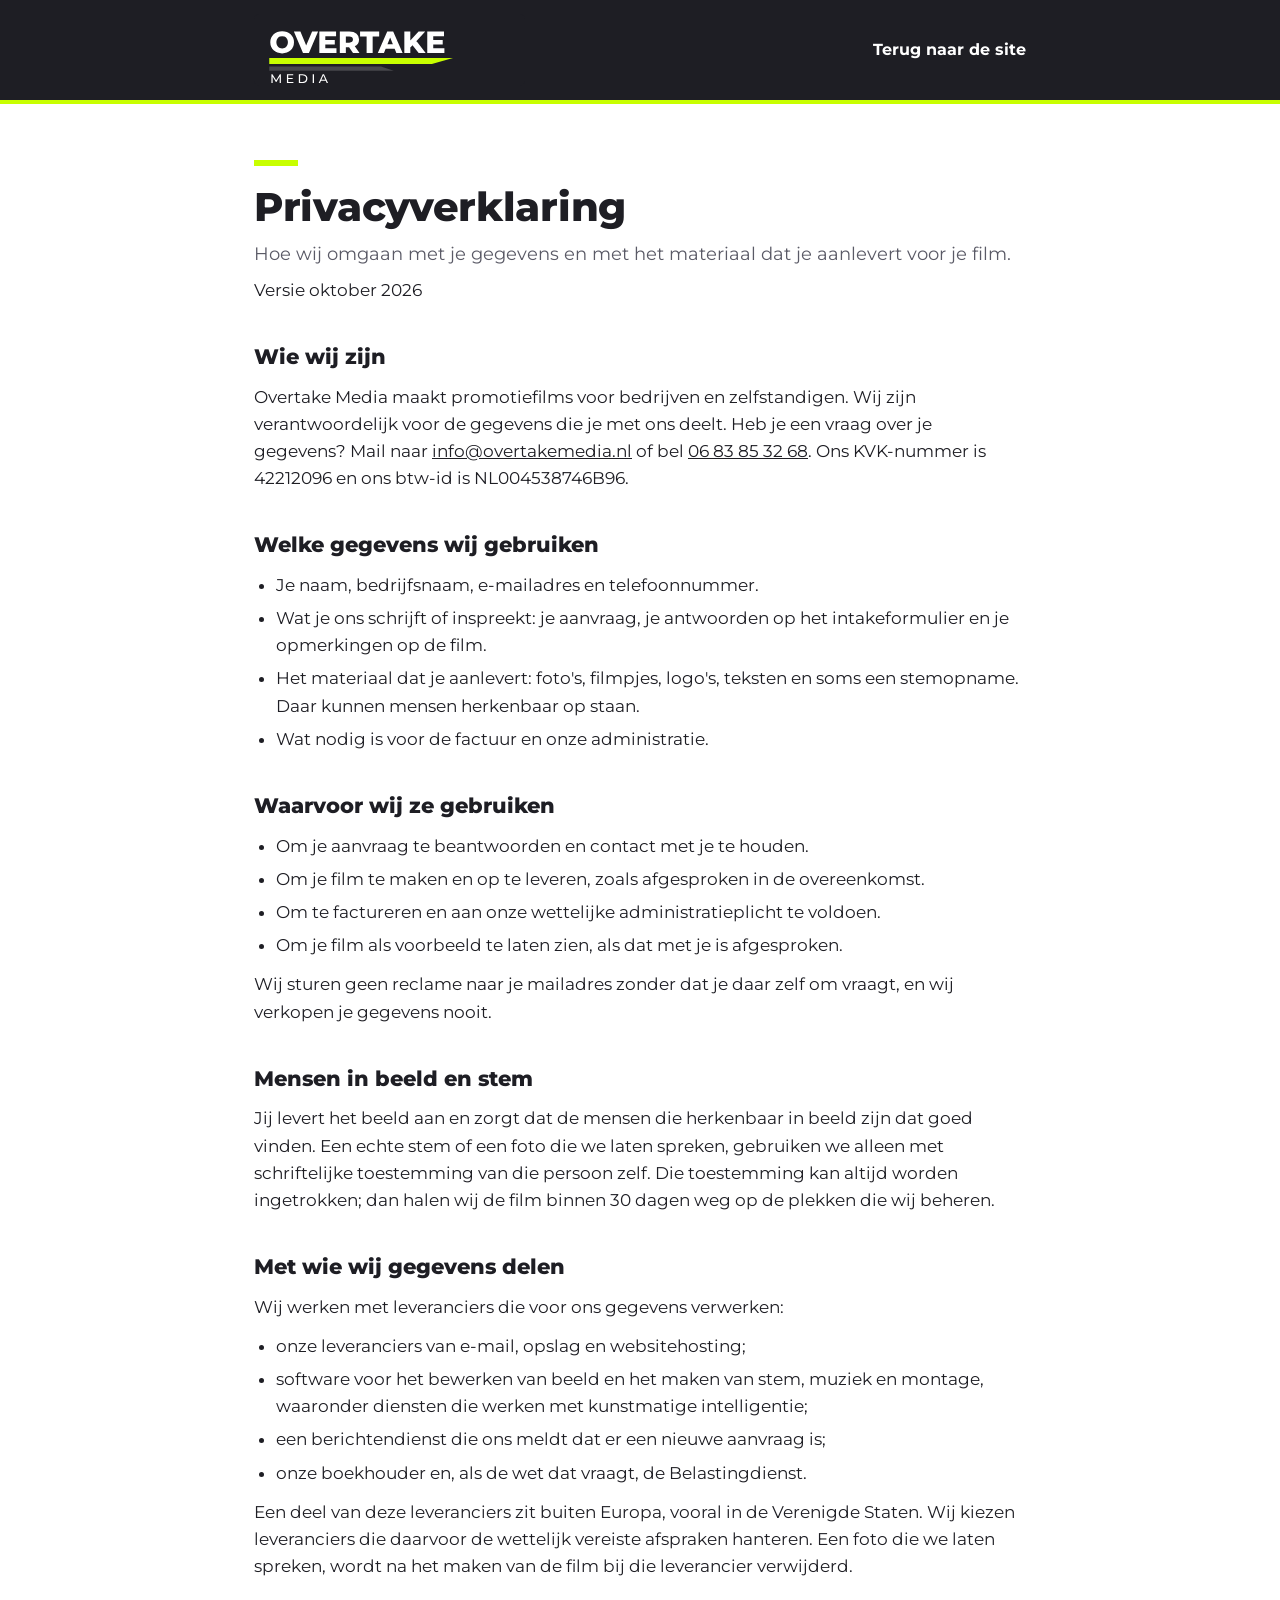
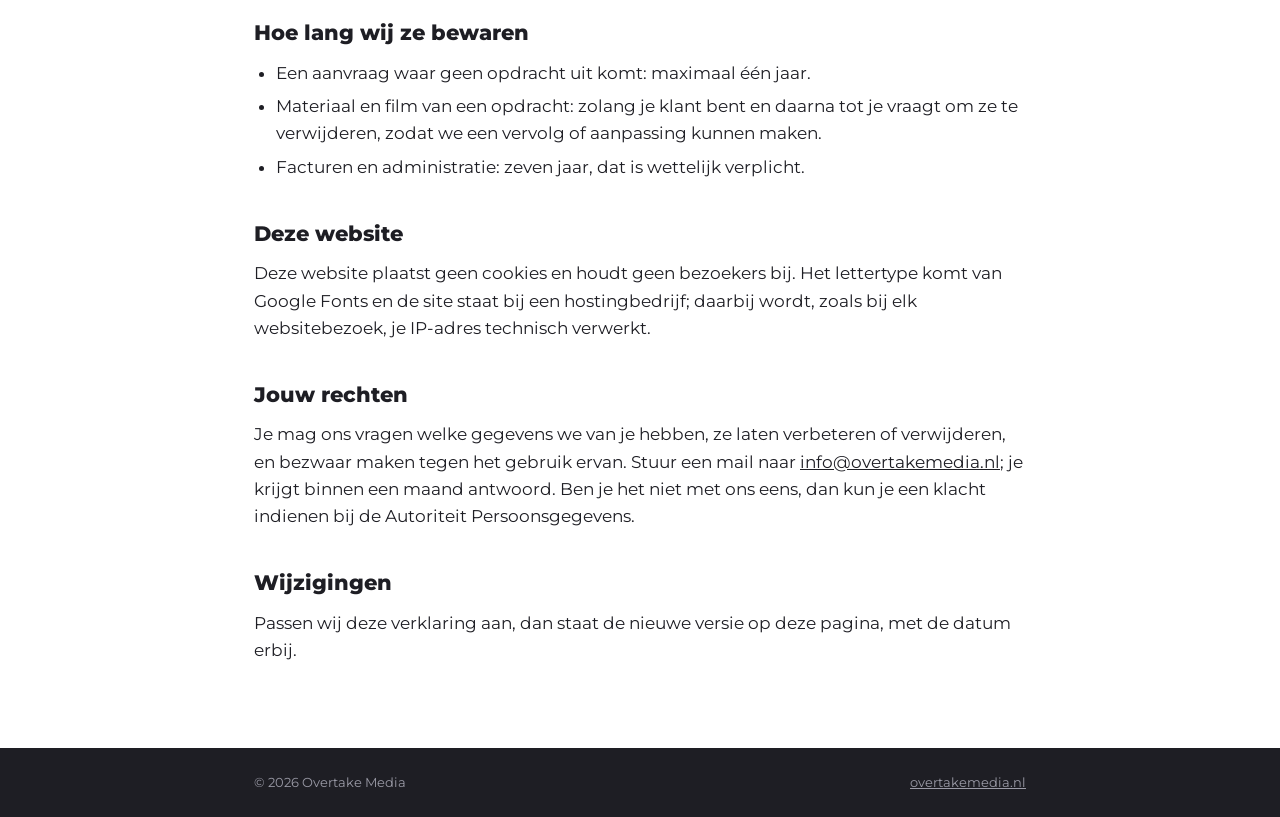
<file: privacy.html>
<!DOCTYPE html>
<html lang="nl">
<head>
<meta charset="utf-8">
<meta name="viewport" content="width=device-width, initial-scale=1">
<title>Privacyverklaring · Overtake Media</title>
<meta name="description" content="Hoe Overtake Media omgaat met je gegevens en met het materiaal dat je aanlevert voor je promotiefilm.">
<link rel="canonical" href="https://overtakemedia.nl/privacy.html">
<link rel="icon" type="image/png" href="img/icoon.png">
<link rel="preconnect" href="https://fonts.googleapis.com">
<link rel="preconnect" href="https://fonts.gstatic.com" crossorigin>
<link href="https://fonts.googleapis.com/css2?family=Montserrat:wght@400;500;700;800&display=swap" rel="stylesheet">
<style>
  :root { --antraciet:#1E1E24; --limoen:#C8FF00; --wit:#FFFFFF; --lijn:#E3E3E8; --tekst2:#5A5A66; }
  * { box-sizing:border-box; margin:0; padding:0; }
  body { font-family:Montserrat, Arial, sans-serif; color:var(--antraciet); background:var(--wit); line-height:1.6; font-size:17px; }
  a { color:inherit; }
  .topbar { background:var(--antraciet); border-bottom:4px solid var(--limoen); }
  .bar { display:flex; align-items:center; justify-content:space-between; gap:24px; padding:14px 24px; max-width:820px; margin:0 auto; }
  .bar img { height:72px; display:block; }
  .bar a.terug { color:var(--wit); text-decoration:none; font-weight:700; font-size:15.5px; }
  main { max-width:820px; margin:0 auto; padding:56px 24px 72px; }
  h1 { font-weight:800; font-size:clamp(28px, 4.4vw, 40px); line-height:1.15; letter-spacing:-0.3px; margin-bottom:10px; }
  h1::before { content:""; display:block; width:44px; height:6px; background:var(--limoen); margin-bottom:18px; }
  .intro { color:var(--tekst2); font-size:18px; margin-bottom:8px; }
  h2 { font-weight:800; font-size:21px; margin:36px 0 10px; }
  p { margin-bottom:12px; }
  ul { margin:0 0 12px 22px; }
  li { margin-bottom:6px; }
  footer { background:var(--antraciet); color:#9A9AA6; font-size:13px; }
  footer .wrap { max-width:820px; margin:0 auto; padding:24px; display:flex; justify-content:space-between; flex-wrap:wrap; gap:8px 24px; }
  @media (max-width:560px) { .bar img { height:52px; } main { padding:40px 16px 56px; } }
</style>
</head>
<body>

<div class="topbar"><div class="bar">
  <a href="/"><img src="img/logo-donker.svg" alt="Overtake Media"></a>
  <a class="terug" href="/">Terug naar de site</a>
</div></div>

<main>
  <h1>Privacyverklaring</h1>
  <p class="intro">Hoe wij omgaan met je gegevens en met het materiaal dat je aanlevert voor je film.</p>
  <p>Versie oktober 2026</p>

  <h2>Wie wij zijn</h2>
  <p>Overtake Media maakt promotiefilms voor bedrijven en zelfstandigen. Wij zijn verantwoordelijk voor de gegevens die je met ons deelt. Heb je een vraag over je gegevens? Mail naar <a href="mailto:info@overtakemedia.nl">info@overtakemedia.nl</a> of bel <a href="tel:+31683853268">06 83 85 32 68</a>. Ons KVK-nummer is 42212096 en ons btw-id is NL004538746B96.</p>

  <h2>Welke gegevens wij gebruiken</h2>
  <ul>
    <li>Je naam, bedrijfsnaam, e-mailadres en telefoonnummer.</li>
    <li>Wat je ons schrijft of inspreekt: je aanvraag, je antwoorden op het intakeformulier en je opmerkingen op de film.</li>
    <li>Het materiaal dat je aanlevert: foto's, filmpjes, logo's, teksten en soms een stemopname. Daar kunnen mensen herkenbaar op staan.</li>
    <li>Wat nodig is voor de factuur en onze administratie.</li>
  </ul>

  <h2>Waarvoor wij ze gebruiken</h2>
  <ul>
    <li>Om je aanvraag te beantwoorden en contact met je te houden.</li>
    <li>Om je film te maken en op te leveren, zoals afgesproken in de overeenkomst.</li>
    <li>Om te factureren en aan onze wettelijke administratieplicht te voldoen.</li>
    <li>Om je film als voorbeeld te laten zien, als dat met je is afgesproken.</li>
  </ul>
  <p>Wij sturen geen reclame naar je mailadres zonder dat je daar zelf om vraagt, en wij verkopen je gegevens nooit.</p>

  <h2>Mensen in beeld en stem</h2>
  <p>Jij levert het beeld aan en zorgt dat de mensen die herkenbaar in beeld zijn dat goed vinden. Een echte stem of een foto die we laten spreken, gebruiken we alleen met schriftelijke toestemming van die persoon zelf. Die toestemming kan altijd worden ingetrokken; dan halen wij de film binnen 30 dagen weg op de plekken die wij beheren.</p>

  <h2>Met wie wij gegevens delen</h2>
  <p>Wij werken met leveranciers die voor ons gegevens verwerken:</p>
  <ul>
    <li>onze leveranciers van e-mail, opslag en websitehosting;</li>
    <li>software voor het bewerken van beeld en het maken van stem, muziek en montage, waaronder diensten die werken met kunstmatige intelligentie;</li>
    <li>een berichtendienst die ons meldt dat er een nieuwe aanvraag is;</li>
    <li>onze boekhouder en, als de wet dat vraagt, de Belastingdienst.</li>
  </ul>
  <p>Een deel van deze leveranciers zit buiten Europa, vooral in de Verenigde Staten. Wij kiezen leveranciers die daarvoor de wettelijk vereiste afspraken hanteren. Een foto die we laten spreken, wordt na het maken van de film bij die leverancier verwijderd.</p>

  <h2>Hoe lang wij ze bewaren</h2>
  <ul>
    <li>Een aanvraag waar geen opdracht uit komt: maximaal één jaar.</li>
    <li>Materiaal en film van een opdracht: zolang je klant bent en daarna tot je vraagt om ze te verwijderen, zodat we een vervolg of aanpassing kunnen maken.</li>
    <li>Facturen en administratie: zeven jaar, dat is wettelijk verplicht.</li>
  </ul>

  <h2>Deze website</h2>
  <p>Deze website plaatst geen cookies en houdt geen bezoekers bij. Het lettertype komt van Google Fonts en de site staat bij een hostingbedrijf; daarbij wordt, zoals bij elk websitebezoek, je IP-adres technisch verwerkt.</p>

  <h2>Jouw rechten</h2>
  <p>Je mag ons vragen welke gegevens we van je hebben, ze laten verbeteren of verwijderen, en bezwaar maken tegen het gebruik ervan. Stuur een mail naar <a href="mailto:info@overtakemedia.nl">info@overtakemedia.nl</a>; je krijgt binnen een maand antwoord. Ben je het niet met ons eens, dan kun je een klacht indienen bij de Autoriteit Persoonsgegevens.</p>

  <h2>Wijzigingen</h2>
  <p>Passen wij deze verklaring aan, dan staat de nieuwe versie op deze pagina, met de datum erbij.</p>
</main>

<footer>
  <div class="wrap">
    <span>© 2026 Overtake Media</span>
    <span><a href="/">overtakemedia.nl</a></span>
  </div>
</footer>

</body>
</html>
</file>
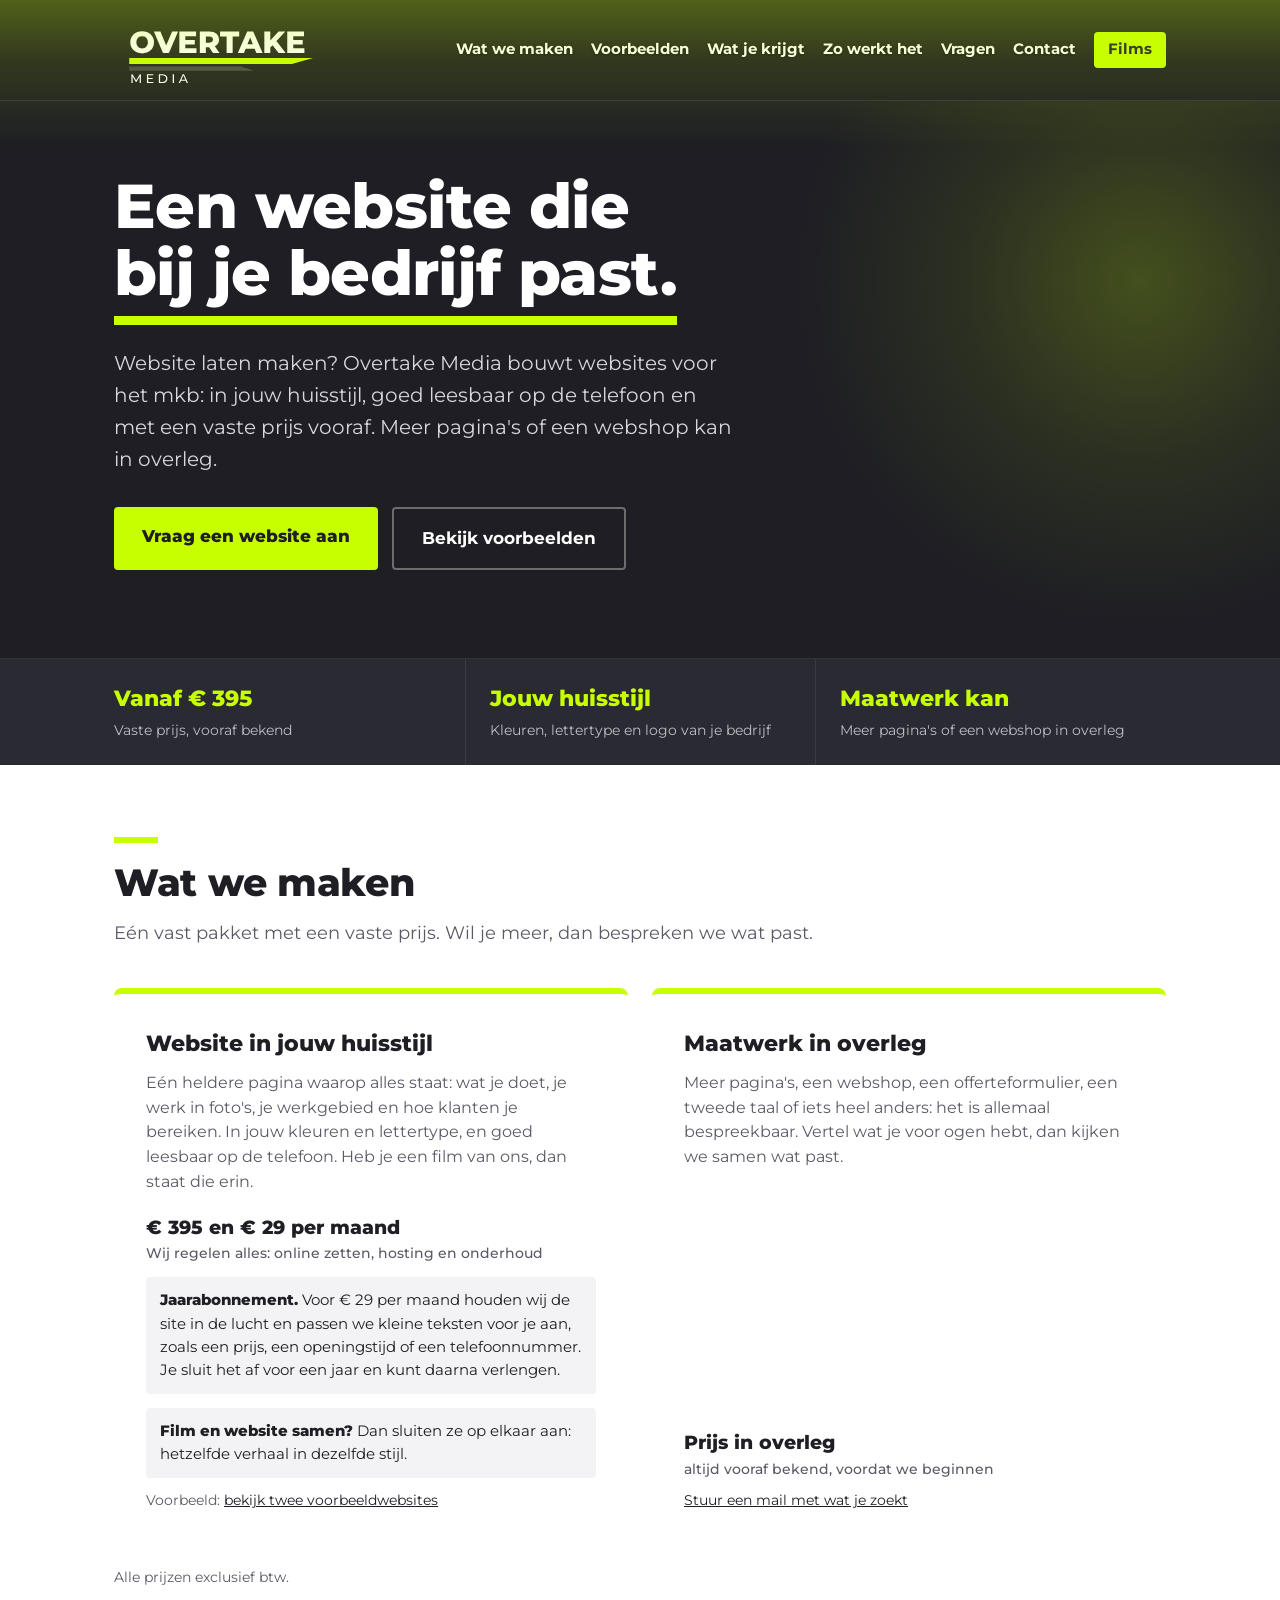
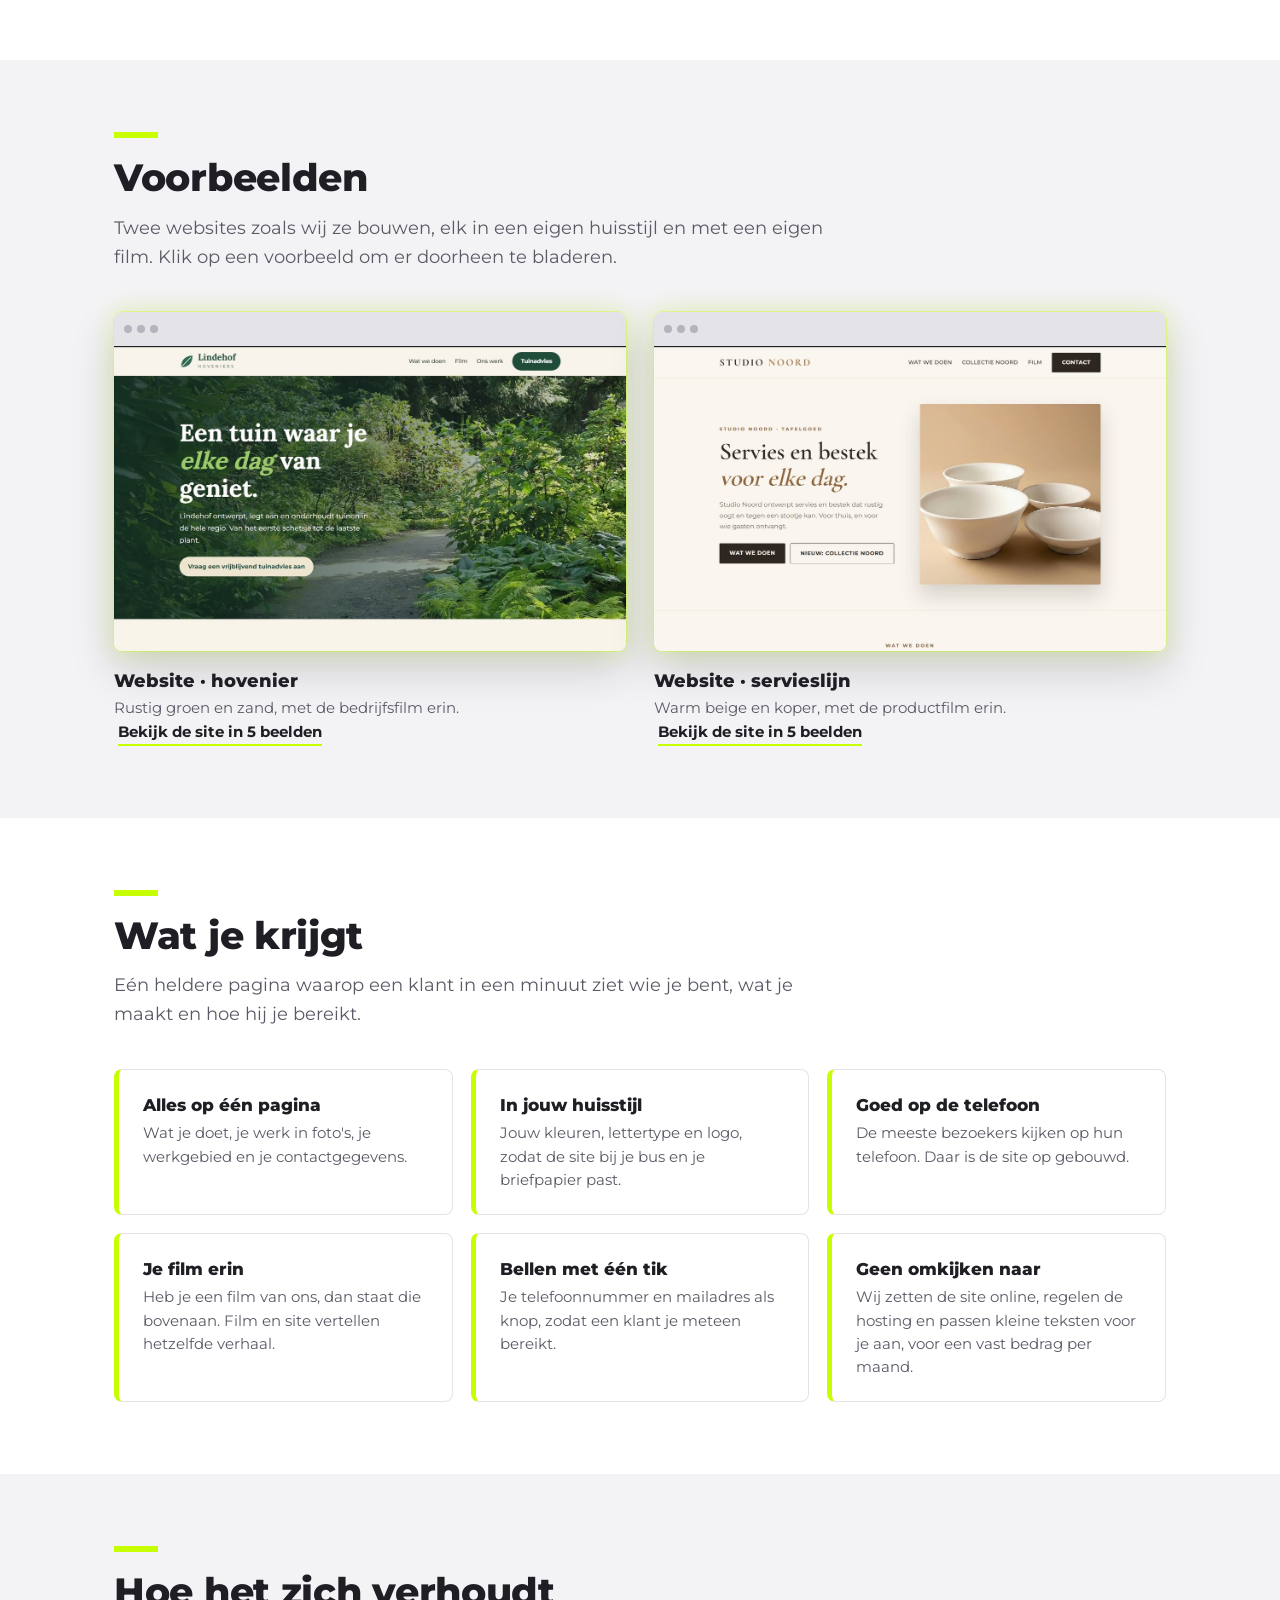
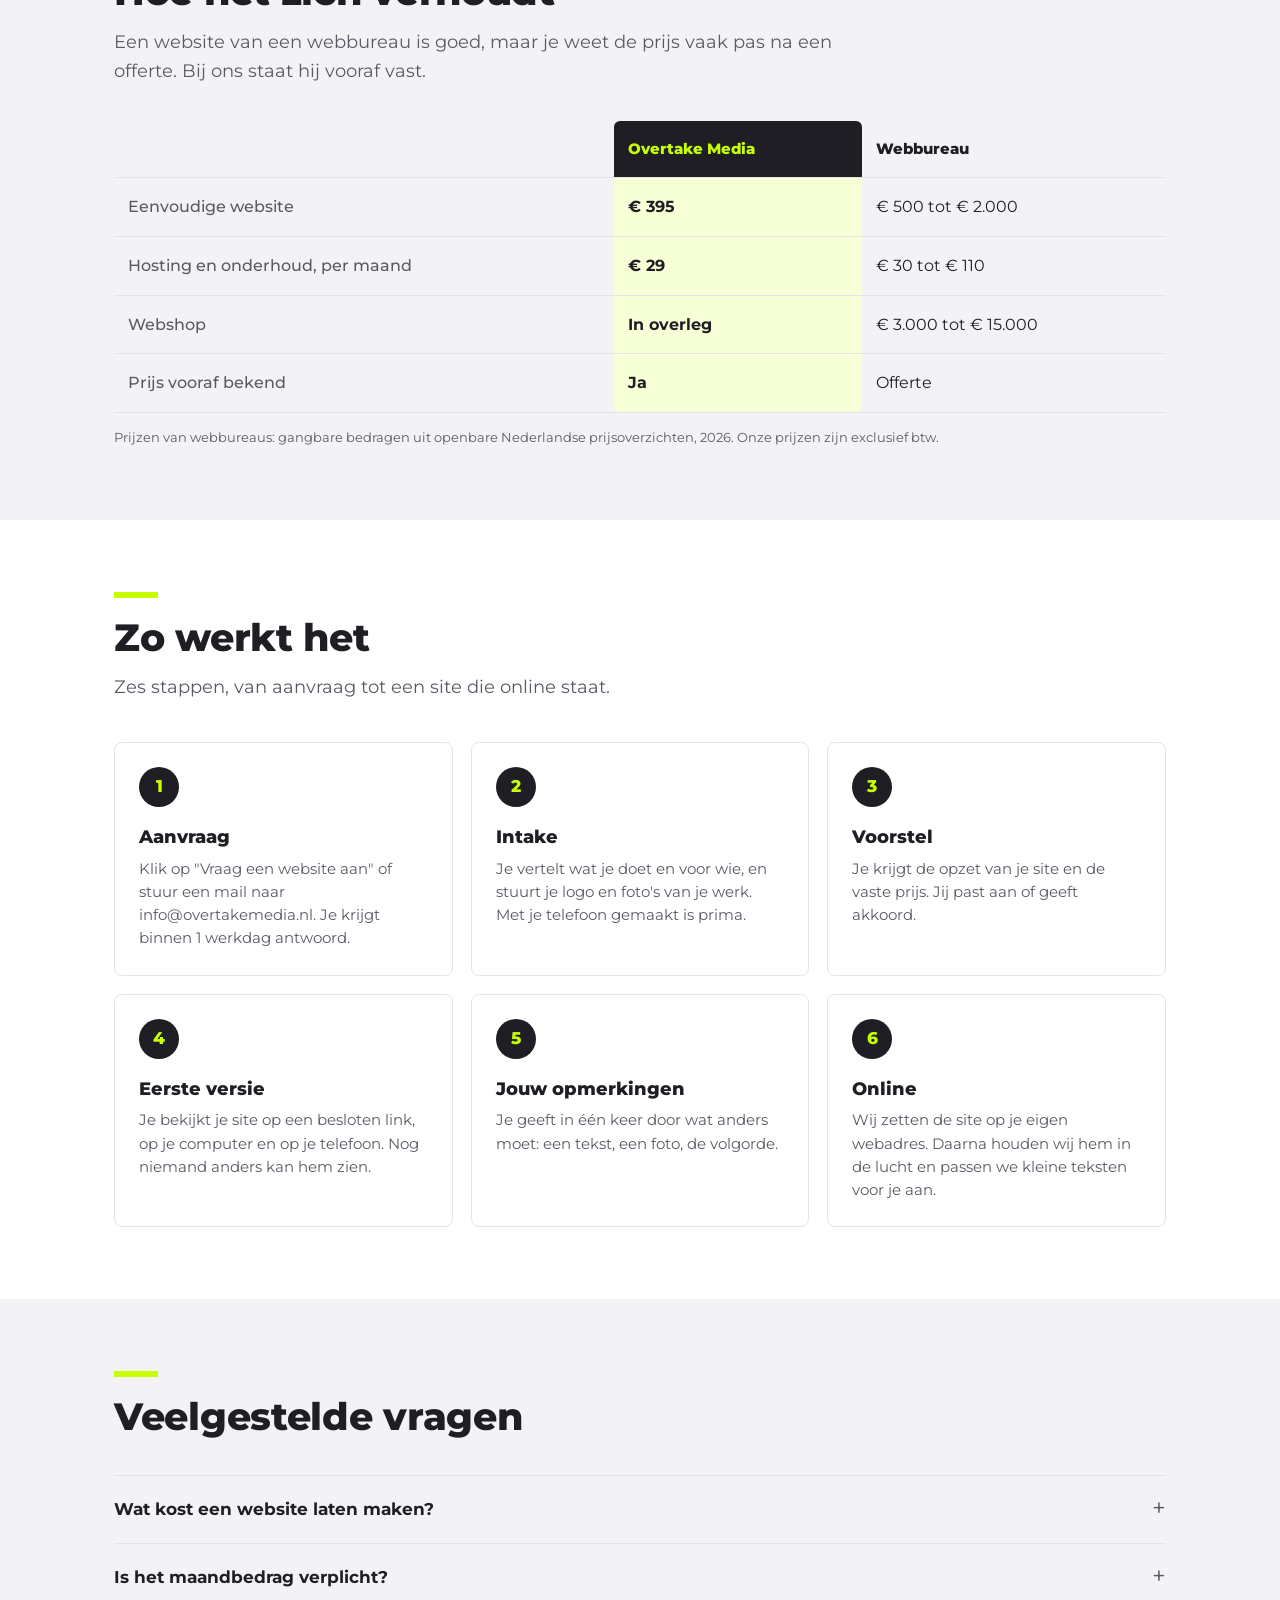
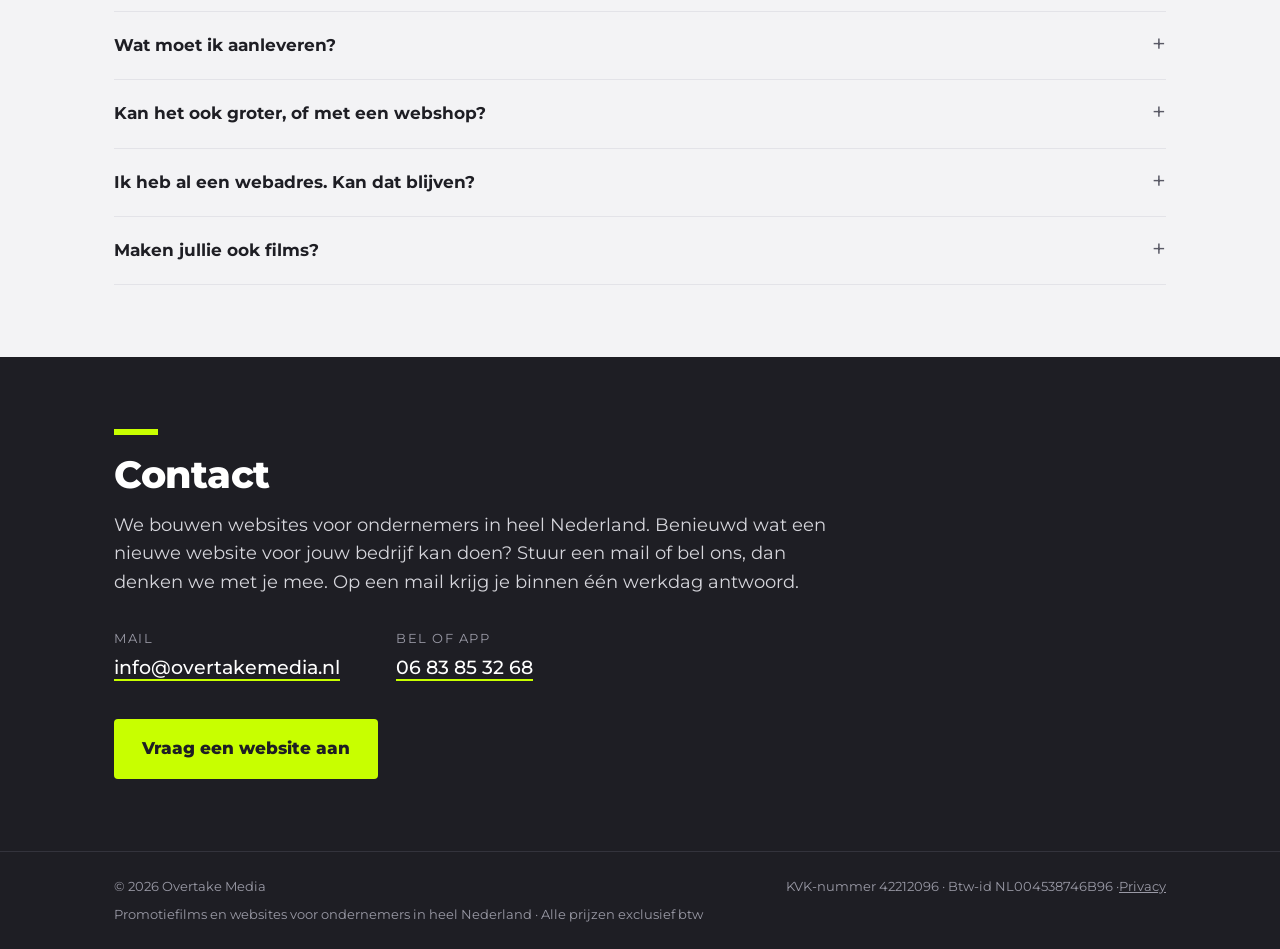
<file: websites.html>
<!doctype html>
<html lang="nl">
<head>
<meta charset="utf-8">
<meta name="viewport" content="width=device-width, initial-scale=1">
<title>Website laten maken voor het mkb · Overtake Media</title>
<meta name="description" content="Website laten maken in jouw huisstijl. Eén heldere pagina, goed leesbaar op de telefoon, met je film erin. € 395 eenmalig en € 29 per maand: wij zetten hem online en regelen hosting en onderhoud. Maatwerk en webshops in overleg.">
<meta property="og:title" content="Website laten maken · Overtake Media">
<meta property="og:description" content="Een website in jouw huisstijl, met een vaste prijs vooraf. Maatwerk en webshops in overleg.">
<meta property="og:image" content="https://overtakemedia.nl/img/lindehof.jpg">
<meta property="og:url" content="https://overtakemedia.nl/websites.html">
<link rel="canonical" href="https://overtakemedia.nl/websites.html">
<meta name="google-site-verification" content="iY5Mu1yxWHPWTAywFuKohquAYSVC9sbn_sOde4Xjv1Y" />
<link rel="icon" type="image/png" href="img/icoon.png">
<link rel="preconnect" href="https://fonts.googleapis.com">
<link rel="preconnect" href="https://fonts.gstatic.com" crossorigin>
<link href="https://fonts.googleapis.com/css2?family=Montserrat:wght@400;500;700;800&display=swap" rel="stylesheet">
<link rel="stylesheet" href="stijl.css?v=19">
<script type="application/ld+json">{"@context": "https://schema.org", "@type": "ProfessionalService", "name": "Overtake Media", "url": "https://overtakemedia.nl/websites.html", "email": "info@overtakemedia.nl", "telephone": "+31683853268", "logo": "https://overtakemedia.nl/img/icoon.png", "description": "Overtake Media bouwt websites voor het mkb in de huisstijl van de klant, met een vaste prijs vooraf. Maatwerk en webshops in overleg.", "areaServed": {"@type": "Country", "name": "Nederland"}, "hasOfferCatalog": {"@type": "OfferCatalog", "name": "Websites", "itemListElement": [{"@type": "Offer", "name": "Website in jouw huisstijl", "price": "395", "priceCurrency": "EUR", "description": "Website van één pagina in de huisstijl van de klant. Met hosting, onderhoud en kleine tekstwijzigingen voor € 29 per maand, als jaarabonnement."}]}}</script>
</head>
<body>

<div class="topbar"><div class="bar">
    <a href="/"><img src="img/logo-donker.svg" alt="Overtake Media"></a>
    <nav>
      <a href="#aanbod">Wat we maken</a>
      <a href="#voorbeeld">Voorbeelden</a>
      <a href="#krijgt">Wat je krijgt</a>
      <a href="#werkwijze">Zo werkt het</a>
      <a href="#vragen">Vragen</a>
      <a href="#contact">Contact</a>
      <a class="ander" href="films.html">Films</a>
    </nav>
</div></div>
<header>
  <div class="hero">
    <div>
      <h1>Een website die <span>bij je bedrijf past.</span></h1>
      <p>Website laten maken? Overtake Media bouwt websites voor het mkb: in jouw huisstijl, goed leesbaar op de telefoon en met een vaste prijs vooraf. Meer pagina's of een webshop kan in overleg.</p>
      <div class="knoppen">
        <a class="knop" href="#contact">Vraag een website aan</a>
        <a class="knop-licht" href="#voorbeeld">Bekijk voorbeelden</a>
      </div>
    </div>
  </div>
  <div class="feiten">
    <div class="wrap">
      <div class="feit"><strong>Vanaf € 395</strong><span>Vaste prijs, vooraf bekend</span></div>
      <div class="feit"><strong>Jouw huisstijl</strong><span>Kleuren, lettertype en logo van je bedrijf</span></div>
      <div class="feit"><strong>Maatwerk kan</strong><span>Meer pagina's of een webshop in overleg</span></div>
    </div>
  </div>
</header>

<main>

  <section id="aanbod">
    <div class="wrap">
      <h2>Wat we maken</h2>
      <p class="intro">Eén vast pakket met een vaste prijs. Wil je meer, dan bespreken we wat past.</p>
      <div class="kaarten">

        <div class="kaart">
          <h3>Website in jouw huisstijl</h3>
          <p class="wat">Eén heldere pagina waarop alles staat: wat je doet, je werk in foto's, je werkgebied en hoe klanten je bereiken. In jouw kleuren en lettertype, en goed leesbaar op de telefoon. Heb je een film van ons, dan staat die erin.</p>
          <div class="prijs">€ 395 en € 29 per maand<small>Wij regelen alles: online zetten, hosting en onderhoud</small></div>
          <div class="proef"><strong>Jaarabonnement.</strong> Voor € 29 per maand houden wij de site in de lucht en passen we kleine teksten voor je aan, zoals een prijs, een openingstijd of een telefoonnummer. Je sluit het af voor een jaar en kunt daarna verlengen.</div>
          <div class="proef"><strong>Film en website samen?</strong> Dan sluiten ze op elkaar aan: hetzelfde verhaal in dezelfde stijl.</div>
          <div class="vb">Voorbeeld: <a href="#voorbeeld">bekijk twee voorbeeldwebsites</a></div>
        </div>

        <div class="kaart">
          <h3>Maatwerk in overleg</h3>
          <p class="wat">Meer pagina's, een webshop, een offerteformulier, een tweede taal of iets heel anders: het is allemaal bespreekbaar. Vertel wat je voor ogen hebt, dan kijken we samen wat past.</p>
          <div class="prijs">Prijs in overleg<small>altijd vooraf bekend, voordat we beginnen</small></div>
          <div class="vb"><a href="mailto:info@overtakemedia.nl?subject=Vraag%20over%20een%20website">Stuur een mail met wat je zoekt</a></div>
        </div>

      </div>
      <p class="noot">Alle prijzen exclusief btw.</p>
    </div>
  </section>

  <section id="voorbeeld" class="aanbod-bg">
    <div class="wrap">
      <h2>Voorbeelden</h2>
      <p class="intro">Twee websites zoals wij ze bouwen, elk in een eigen huisstijl en met een eigen film. Klik op een voorbeeld om er doorheen te bladeren.</p>
      <div class="voorbeelden">
        <button class="voorbeeld" type="button" data-voorbeeld="lindehof" data-titel="Website · hovenier">
          <div class="venster los"><div class="balk"><i></i><i></i><i></i></div><img src="img/voorbeeld-website.jpg" alt="Voorbeeldwebsite van hovenier Lindehof" loading="lazy"></div>
          <h3>Website · hovenier</h3>
          <p>Rustig groen en zand, met de bedrijfsfilm erin. <span class="blader">Bekijk de site in 5 beelden</span></p>
        </button>
        <button class="voorbeeld" type="button" data-voorbeeld="studio-noord" data-titel="Website · servieslijn">
          <div class="venster los"><div class="balk"><i></i><i></i><i></i></div><img src="img/voorbeeld-website-2.jpg" alt="Voorbeeldwebsite van servieslijn Studio Noord" loading="lazy"></div>
          <h3>Website · servieslijn</h3>
          <p>Warm beige en koper, met de productfilm erin. <span class="blader">Bekijk de site in 5 beelden</span></p>
        </button>
      </div>
    </div>
  </section>

  <section id="krijgt">
    <div class="wrap">
      <h2>Wat je krijgt</h2>
      <p class="intro">Eén heldere pagina waarop een klant in een minuut ziet wie je bent, wat je maakt en hoe hij je bereikt.</p>
      <div class="opties">
        <div class="optie"><h3>Alles op één pagina</h3><p>Wat je doet, je werk in foto's, je werkgebied en je contactgegevens.</p></div>
        <div class="optie"><h3>In jouw huisstijl</h3><p>Jouw kleuren, lettertype en logo, zodat de site bij je bus en je briefpapier past.</p></div>
        <div class="optie"><h3>Goed op de telefoon</h3><p>De meeste bezoekers kijken op hun telefoon. Daar is de site op gebouwd.</p></div>
        <div class="optie"><h3>Je film erin</h3><p>Heb je een film van ons, dan staat die bovenaan. Film en site vertellen hetzelfde verhaal.</p></div>
        <div class="optie"><h3>Bellen met één tik</h3><p>Je telefoonnummer en mailadres als knop, zodat een klant je meteen bereikt.</p></div>
        <div class="optie"><h3>Geen omkijken naar</h3><p>Wij zetten de site online, regelen de hosting en passen kleine teksten voor je aan, voor een vast bedrag per maand.</p></div>
      </div>
    </div>
  </section>

  <section id="vergelijk" class="aanbod-bg">
    <div class="wrap">
      <h2>Hoe het zich verhoudt</h2>
      <p class="intro">Een website van een webbureau is goed, maar je weet de prijs vaak pas na een offerte. Bij ons staat hij vooraf vast.</p>
      <div class="tabelvak">
      <table>
        <thead>
          <tr><th></th><th>Overtake Media</th><th>Webbureau</th></tr>
        </thead>
        <tbody>
          <tr><td>Eenvoudige website</td><td>€&nbsp;395</td><td>€&nbsp;500 tot €&nbsp;2.000</td></tr>
          <tr><td>Hosting en onderhoud, per maand</td><td>€&nbsp;29</td><td>€&nbsp;30 tot €&nbsp;110</td></tr>
          <tr><td>Webshop</td><td>In overleg</td><td>€&nbsp;3.000 tot €&nbsp;15.000</td></tr>
          <tr><td>Prijs vooraf bekend</td><td>Ja</td><td>Offerte</td></tr>
        </tbody>
      </table>
      </div>
      <p class="bron">Prijzen van webbureaus: gangbare bedragen uit openbare Nederlandse prijsoverzichten, 2026. Onze prijzen zijn exclusief btw.</p>
    </div>
  </section>

  <section id="werkwijze">
    <div class="wrap">
      <h2>Zo werkt het</h2>
      <p class="intro">Zes stappen, van aanvraag tot een site die online staat.</p>
      <div class="stappen">
        <div class="stap"><h3>Aanvraag</h3><p>Klik op "Vraag een website aan" of stuur een mail naar info@overtakemedia.nl. Je krijgt binnen 1 werkdag antwoord.</p></div>
        <div class="stap"><h3>Intake</h3><p>Je vertelt wat je doet en voor wie, en stuurt je logo en foto's van je werk. Met je telefoon gemaakt is prima.</p></div>
        <div class="stap"><h3>Voorstel</h3><p>Je krijgt de opzet van je site en de vaste prijs. Jij past aan of geeft akkoord.</p></div>
        <div class="stap"><h3>Eerste versie</h3><p>Je bekijkt je site op een besloten link, op je computer en op je telefoon. Nog niemand anders kan hem zien.</p></div>
        <div class="stap"><h3>Jouw opmerkingen</h3><p>Je geeft in één keer door wat anders moet: een tekst, een foto, de volgorde.</p></div>
        <div class="stap"><h3>Online</h3><p>Wij zetten de site op je eigen webadres. Daarna houden wij hem in de lucht en passen we kleine teksten voor je aan.</p></div>
      </div>
    </div>
  </section>

  <section id="vragen" class="aanbod-bg">
    <div class="wrap">
      <h2>Veelgestelde vragen</h2>
      <div class="vragen">
        <details>
          <summary>Wat kost een website laten maken?</summary>
          <p>Een website van één pagina in jouw huisstijl kost € 395 eenmalig en € 29 per maand. Daarvoor zetten wij hem online en regelen we hosting en onderhoud. Wil je meer, dan hoor je de prijs vooraf. Alle prijzen zijn exclusief btw.</p>
        </details>
        <details>
          <summary>Is het maandbedrag verplicht?</summary>
          <p>Nee. Voor € 29 per maand regelen wij de hosting, houden we de site in de lucht en passen we kleine teksten voor je aan. Het is een jaarabonnement dat je daarna kunt verlengen. Regel je de hosting liever zelf, dan zetten wij de site één keer online voor € 95 eenmalig. Daarna beheer je hem zelf.</p>
        </details>
        <details>
          <summary>Wat moet ik aanleveren?</summary>
          <p>Je logo, foto's van je werk en een paar zinnen over je bedrijf. Heb je geen teksten, dan schrijven wij ze op basis van wat je vertelt; jij leest ze na.</p>
        </details>
        <details>
          <summary>Kan het ook groter, of met een webshop?</summary>
          <p>Ja, in overleg. Meer pagina's, een webshop, een offerteformulier of een tweede taal: vertel wat je voor ogen hebt, dan kijken we samen wat past en hoor je de prijs vooraf.</p>
        </details>
        <details>
          <summary>Ik heb al een webadres. Kan dat blijven?</summary>
          <p>Ja. Wij koppelen de nieuwe site aan je bestaande webadres. Heb je er nog geen, dan helpen we je er een te kiezen.</p>
        </details>
        <details>
          <summary>Maken jullie ook films?</summary>
          <p>Ja, daar zijn we mee begonnen. Een bedrijfsfilm, productfilms of korte films voor social media: alles daarover staat op de pagina <a href="films.html">Films</a>.</p>
        </details>
      </div>
    </div>
  </section>

  <section id="contact" class="contact">
    <div class="wrap">
      <h2>Contact</h2>
      <p class="intro">We bouwen websites voor ondernemers in heel Nederland. Benieuwd wat een nieuwe website voor jouw bedrijf kan doen? Stuur een mail of bel ons, dan denken we met je mee. Op een mail krijg je binnen één werkdag antwoord.</p>
      <div class="contact-regels">
        <div><small>Mail</small><a href="mailto:info@overtakemedia.nl?subject=Vraag%20over%20een%20website">info@overtakemedia.nl</a></div>
        <div><small>Bel of app</small><a href="tel:+31683853268">06 83 85 32 68</a></div>
      </div>
      <p style="margin-top:36px"><a class="knop" href="mailto:info@overtakemedia.nl?subject=Vraag%20over%20een%20website">Vraag een website aan</a></p>
    </div>
  </section>
</main>

<div class="kijkvenster" id="kijkvenster" hidden>
  <div class="kijkvak" role="dialog" aria-modal="true" aria-label="Voorbeeldwebsite">
    <div class="kijkkop"><span id="kijktitel"></span><span id="kijkteller"></span><button type="button" id="kijksluit" aria-label="Sluiten">&times;</button></div>
    <div class="venster los"><div class="balk"><i></i><i></i><i></i></div><img id="kijkbeeld" alt=""></div>
    <div class="kijkknoppen"><button type="button" id="kijkvorige">&larr; Vorige</button><button type="button" id="kijkvolgende">Volgende &rarr;</button></div>
  </div>
</div>

<a class="omhoog" href="#" aria-label="Naar boven">&uarr;</a>

<footer>
  <div class="wrap">
    <span>© 2026 Overtake Media</span>
    <span>KVK-nummer 42212096 · Btw-id NL004538746B96 ·<a href="privacy.html">Privacy</a></span>
    <span>Promotiefilms en websites voor ondernemers in heel Nederland · Alle prijzen exclusief btw</span>
  </div>
</footer>

<script>
  var knop=document.querySelector('.omhoog');
  window.addEventListener('scroll', function(){ knop.classList.toggle('zichtbaar', window.scrollY>600); });

  // kijkvenster: bladeren door vijf schermbeelden van een voorbeeldsite, zonder de pagina te verlaten
  var kv=document.getElementById('kijkvenster'), kb=document.getElementById('kijkbeeld'), naam='', nr=1, AANTAL=5;
  var MATEN={"lindehof":[638,678,851,798,418],"studio-noord":[618,504,879,643,673]};   // hoogte van elk beeld bij 1200 breed: elk beeld is één heel onderdeel van de voorbeeldsite
  // ?v=2 achter de beeldnaam: opnieuw uitgesneden beelden, zodat de browser geen oude versie toont
  function toon(){ kb.width=1200; kb.height=MATEN[naam][nr-1]; kb.src='img/vb-'+naam+'-'+nr+'.jpg?v=2'; document.getElementById('kijkteller').textContent=nr+' van '+AANTAL; }
  function sluit(){ kv.hidden=true; document.body.style.overflow=''; }
  function stap(d){ nr=(nr-1+d+AANTAL)%AANTAL+1; toon(); }
  document.querySelectorAll('[data-voorbeeld]').forEach(function(b){
    b.addEventListener('click', function(){ naam=b.dataset.voorbeeld; nr=1; document.getElementById('kijktitel').textContent=b.dataset.titel; kb.alt=b.dataset.titel; toon(); kv.hidden=false; document.body.style.overflow='hidden'; });
  });
  document.getElementById('kijksluit').addEventListener('click', sluit);
  document.getElementById('kijkvorige').addEventListener('click', function(){ stap(-1); });
  document.getElementById('kijkvolgende').addEventListener('click', function(){ stap(1); });
  kb.addEventListener('click', function(){ stap(1); });
  kv.addEventListener('click', function(e){ if(e.target===kv) sluit(); });
  document.addEventListener('keydown', function(e){ if(kv.hidden) return; if(e.key==='Escape') sluit(); if(e.key==='ArrowRight') stap(1); if(e.key==='ArrowLeft') stap(-1); });
</script>
<script>
  /* nieuwe versie online? dan één keer de verse pagina ophalen (versie = nummer van stijl.css, gelijk aan versie.txt) */
  (function(){
    var l=document.querySelector('link[href^="stijl.css?v="]'); if(!l||!window.fetch) return;
    var v=l.getAttribute('href').split('v=')[1];
    fetch('versie.txt',{cache:'no-store'}).then(function(r){ return r.ok ? r.text() : ''; }).then(function(t){
      t=t.trim(); if(!t||t===v) return;
      try { if(sessionStorage.getItem('ververst')===t) return; sessionStorage.setItem('ververst',t); } catch(e){ return; }
      location.replace(location.pathname+'?v='+t+location.hash);
    }).catch(function(){});
  })();
</script>
</body>
</html>
</file>
<file: stijl.css>
:root { --antraciet:#1E1E24; --limoen:#C8FF00; --wit:#FFFFFF; --grijs:#F3F3F5; --lijn:#E3E3E8; --tekst2:#5A5A66; --donker2:#2A2A32; }
* { box-sizing:border-box; margin:0; padding:0; }
html { scroll-behavior:smooth; }
body { font-family:Montserrat, Arial, sans-serif; color:var(--antraciet); background:var(--wit); line-height:1.6; font-size:17px; }
a { color:inherit; }
.wrap { max-width:1100px; margin:0 auto; padding:0 24px; }
h2 { font-weight:800; font-size:clamp(26px, 3.6vw, 38px); line-height:1.15; margin-bottom:14px; letter-spacing:-0.3px; }
h2::before { content:""; display:block; width:44px; height:6px; background:var(--limoen); margin-bottom:18px; }
.intro { color:var(--tekst2); max-width:60ch; font-size:18px; }
section { padding:72px 0; scroll-margin-top:106px; }
.knop { display:inline-block; background:var(--limoen); color:var(--antraciet); font-weight:800; text-decoration:none; padding:16px 28px; border-radius:4px; }
.knop:hover { filter:brightness(0.95); }
.knop-licht { display:inline-block; color:var(--wit); font-weight:700; text-decoration:none; padding:16px 28px; border:2px solid rgba(255,255,255,0.35); border-radius:4px; }
.knop-licht:hover { border-color:var(--limoen); }

/* kop en hero */
header { background:var(--antraciet); color:var(--wit); position:relative; overflow:hidden; }
header::before { content:""; position:absolute; right:-220px; top:-180px; width:720px; height:720px; border-radius:50%; background:radial-gradient(circle, rgba(200,255,0,0.22) 0%, rgba(200,255,0,0.08) 35%, rgba(200,255,0,0) 68%); pointer-events:none; }
.hero, .feiten { position:relative; }
.topbar { position:sticky; top:0; z-index:50; background:var(--antraciet); border-bottom:1px solid #33333C; }
.bar { display:flex; align-items:center; justify-content:space-between; gap:24px; padding:14px 24px; max-width:1100px; margin:0 auto; }
.bar img { height:72px; display:block; }
nav { display:flex; flex-wrap:wrap; justify-content:flex-end; align-items:center; gap:6px 18px; }
nav a { color:var(--wit); text-decoration:none; font-weight:700; font-size:14.5px; white-space:nowrap; text-shadow:0 1px 3px rgba(0,0,0,0.6); }
nav a:hover { color:var(--wit); }
.hero { max-width:1100px; margin:0 auto; padding:72px 24px 88px; }
.hero h1 { font-weight:800; font-size:clamp(34px, 6vw, 62px); line-height:1.08; letter-spacing:-0.6px; max-width:16ch; }
.hero h1 span { display:inline-block; border-bottom:0.16em solid var(--limoen); padding-bottom:0.14em; }
.hero p { margin-top:22px; font-size:clamp(17px, 2vw, 20px); color:#D6D6DC; max-width:48ch; }
.hero .knoppen { margin-top:32px; display:flex; gap:14px; flex-wrap:wrap; }
.feiten { background:var(--donker2); border-top:1px solid #33333C; }
.feiten .wrap { display:grid; grid-template-columns:repeat(3, 1fr); gap:0; }
.feit { padding:22px 24px; border-left:1px solid #3A3A44; color:var(--wit); }
.feit:first-child { border-left:0; padding-left:0; }
.feit strong { display:block; font-size:22px; font-weight:800; color:var(--limoen); }
.feit span { font-size:14px; color:#BDBDC6; }

/* voorbeelden */
.films { display:grid; grid-template-columns:16fr 9fr 5.0625fr; gap:28px; margin-top:40px; align-items:start; }
.film.breed { grid-column:1 / -1; }
.film video { width:100%; display:block; border-radius:6px; background:var(--antraciet); aspect-ratio:16/9; object-fit:cover; box-shadow:0 0 0 1px rgba(200,255,0,0.35), 0 0 14px 2px rgba(200,255,0,0.22); }
.film.uitgelicht { margin-top:36px; }
.film.vierkant video { aspect-ratio:1/1; }
.film.staand video { aspect-ratio:9/16; }
.film h3 { font-weight:800; font-size:18px; margin-top:14px; }
.film p { color:var(--tekst2); font-size:15px; }
.volgt { margin-top:28px; color:var(--tekst2); font-size:15px; }

/* aanbod */
.aanbod-bg { background:var(--grijs); }
.kaarten { display:grid; grid-template-columns:repeat(2, 1fr); gap:24px; margin-top:40px; }
.kaart { background:var(--wit); padding:32px; border-radius:8px; border-top:6px solid var(--limoen); display:flex; flex-direction:column; }
.kaart h3 { font-weight:800; font-size:22px; margin-bottom:10px; }
.kaart p.wat { color:var(--tekst2); font-size:15.5px; flex:1; }
.kaart .prijs { margin-top:20px; font-weight:800; font-size:19px; line-height:1.35; }
.kaart .prijs small { display:block; font-weight:500; font-size:14px; color:var(--tekst2); margin-top:4px; }
.kaart .proef { margin-top:14px; font-size:14.5px; color:var(--antraciet); background:var(--grijs); padding:12px 14px; border-radius:4px; }
.kaart .proef strong { font-weight:800; }
.kaart .vb { margin-top:12px; font-size:13.5px; color:var(--tekst2); }
.kaart .vb a { color:var(--antraciet); }
.noot { margin-top:22px; font-size:14px; color:var(--tekst2); }
body::after { content:""; position:fixed; top:0; left:0; right:0; height:150px; pointer-events:none; z-index:60; background:linear-gradient(to bottom, rgba(200,255,0,0.30) 0%, rgba(200,255,0,0.12) 40%, rgba(200,255,0,0) 100%); }

/* websites */
.websites { background:var(--antraciet); color:var(--wit); }
.websites .intro, .websites .noot { color:#D6D6DC; }
.websites .kaart { color:var(--antraciet); }

/* mogelijkheden */
.opties { display:grid; grid-template-columns:repeat(3, 1fr); gap:18px; margin-top:40px; }
.optie { padding:22px 24px; border:1px solid var(--lijn); border-radius:8px; border-left:5px solid var(--limoen); }
.optie h3 { font-weight:800; font-size:16.5px; margin-bottom:4px; }
.optie p { color:var(--tekst2); font-size:14.5px; }

/* vergelijking */
table { width:100%; border-collapse:collapse; margin-top:36px; font-size:16px; }
th, td { text-align:left; padding:16px 14px; border-bottom:1px solid var(--lijn); vertical-align:top; }
th { font-weight:800; font-size:15px; }
thead th:nth-child(2) { background:var(--antraciet); color:var(--limoen); border-radius:6px 6px 0 0; }
tbody td:nth-child(2) { background:#F7FFD6; font-weight:700; }
tbody tr:last-child td:nth-child(2) { border-radius:0 0 6px 6px; }
td:first-child { color:var(--tekst2); font-weight:500; }
.tabelvak { overflow-x:auto; }
.tabelvak table { min-width:560px; }
.bron { margin-top:14px; font-size:13px; color:var(--tekst2); }

/* werkwijze */
.stappen { display:grid; grid-template-columns:repeat(3, 1fr); gap:18px; margin-top:40px; counter-reset:stap; }
.stap { background:var(--wit); padding:24px; border-radius:8px; border:1px solid var(--lijn); }
.stap::before { counter-increment:stap; content:counter(stap); display:inline-flex; width:40px; height:40px; align-items:center; justify-content:center; background:var(--antraciet); color:var(--limoen); font-weight:800; border-radius:50%; margin-bottom:16px; }
.stap h3 { font-weight:800; font-size:18px; margin-bottom:6px; }
.stap p { color:var(--tekst2); font-size:14.5px; }


/* vragen */
.vragen { margin-top:36px; border-top:1px solid var(--lijn); }
details { border-bottom:1px solid var(--lijn); }
summary { cursor:pointer; list-style:none; padding:20px 0; font-weight:700; font-size:17px; display:flex; justify-content:space-between; gap:16px; }
summary::-webkit-details-marker { display:none; }
summary::after { content:"+"; color:var(--tekst2); font-weight:400; font-size:24px; line-height:1; }
details[open] summary::after { content:"−"; }
details p { color:var(--tekst2); padding:0 0 20px; max-width:70ch; }

/* contact */
.contact { background:var(--antraciet); color:var(--wit); position:relative; overflow:hidden; }
.contact .wrap { position:relative; }
.contact .intro { color:#D6D6DC; }
.contact-regels { margin-top:32px; display:flex; flex-wrap:wrap; gap:18px 56px; font-size:19px; }
.contact-regels a { color:var(--wit); text-decoration:none; font-weight:500; border-bottom:2px solid var(--limoen); }
.contact-regels small { display:block; font-size:12.5px; color:#9A9AA6; text-transform:uppercase; letter-spacing:1.5px; margin-bottom:4px; }
footer { background:var(--antraciet); color:#9A9AA6; font-size:13px; border-top:1px solid #33333C; }
footer .wrap { padding:24px; display:flex; justify-content:space-between; flex-wrap:wrap; gap:8px 24px; }

.omhoog { position:fixed; right:24px; bottom:24px; width:64px; height:64px; border-radius:50%; background:var(--limoen); color:var(--antraciet); display:flex; align-items:center; justify-content:center; font-weight:800; font-size:30px; text-decoration:none; box-shadow:0 6px 20px rgba(0,0,0,0.25); opacity:0; pointer-events:none; transition:opacity .25s; z-index:40; }
.omhoog.zichtbaar { opacity:1; pointer-events:auto; }
@media (max-width:860px) {
  .hero { padding:44px 16px 56px; }
  .feiten .wrap { grid-template-columns:1fr; }
  .feit { border-left:0; padding:14px 0; border-top:1px solid #3A3A44; }
  .feit:first-child { border-top:0; }
  .films, .kaarten { grid-template-columns:1fr; }
  .film.staand video { width:62%; margin:0 auto; }
  .opties { grid-template-columns:1fr 1fr; }
  .stappen { grid-template-columns:1fr 1fr 1fr; }
}
@media (max-width:700px) {
  nav { display:none; }
}
@media (max-width:560px) {
  .wrap { padding:0 16px; }
  .bar { padding:16px; }
  .bar img { height:52px; }
  section { padding:56px 0; }
  .stappen, .opties { grid-template-columns:1fr; }
  table { font-size:14px; }
  th, td { padding:12px 8px; }
  .tabelvak table { min-width:0; }
}

/* menu: knop naar het andere onderdeel */
nav a.ander { color:var(--antraciet); background:var(--limoen); padding:6px 14px; border-radius:4px; text-shadow:none; }
nav a.ander:hover { color:var(--antraciet); filter:brightness(0.95); }

/* voorpagina: twee deuren */
.deuren { display:grid; grid-template-columns:1fr 1fr; gap:28px; margin-top:8px; }
.deur { display:flex; flex-direction:column; background:var(--wit); color:var(--antraciet); border-radius:10px; overflow:hidden; text-decoration:none;
        border-top:6px solid var(--limoen); box-shadow:0 0 0 1px rgba(200,255,0,0.30), 0 0 22px 3px rgba(200,255,0,0.16); transition:transform .2s, box-shadow .2s; }
.deur:hover { transform:translateY(-4px); box-shadow:0 0 0 1px rgba(200,255,0,0.55), 0 0 34px 6px rgba(200,255,0,0.30); }
.deur .beeld { aspect-ratio:16/9; background:var(--donker2) center/cover no-repeat; position:relative; }
.deur .tekst { padding:28px 30px 30px; display:flex; flex-direction:column; flex:1; }
.deur h2 { font-size:clamp(24px, 3vw, 32px); margin-bottom:10px; }
.deur h2::before { display:none; }
.deur p { color:var(--tekst2); font-size:16px; flex:1; }
.deur .vanaf { margin-top:18px; font-weight:800; font-size:18px; }
.deur .knop { margin-top:18px; align-self:flex-start; }
.voorpagina-hero { max-width:1100px; margin:0 auto; padding:64px 24px 40px; position:relative; }
.voorpagina-hero h1 { font-weight:800; font-size:clamp(34px, 6vw, 62px); line-height:1.08; letter-spacing:-0.6px; max-width:18ch; }
.voorpagina-hero h1 span { display:inline-block; border-bottom:0.16em solid var(--limoen); padding-bottom:0.14em; }
.voorpagina-hero p { margin-top:22px; font-size:clamp(17px, 2vw, 20px); color:#D6D6DC; max-width:52ch; }
.deurvak { position:relative; max-width:1100px; margin:0 auto; padding:0 24px 72px; }

/* getekend browservenster als beeld bij websites (geen echte klant) */
.venster { position:absolute; inset:9% 12%; background:#fff; border-radius:8px; overflow:hidden; box-shadow:0 14px 40px rgba(0,0,0,0.45); display:flex; flex-direction:column; }
.venster .balk { height:11%; background:#E3E3E8; display:flex; align-items:center; gap:5px; padding:0 10px; }
.venster .balk i { width:8px; height:8px; border-radius:50%; background:#B4B4BE; display:block; }
.venster img { display:block; width:100%; flex:1; min-height:0; object-fit:cover; object-position:top; }
.venster.los { position:static; inset:auto; aspect-ratio:16/10.6; box-shadow:0 0 0 1px rgba(200,255,0,0.35), 0 0 22px 3px rgba(200,255,0,0.20), 0 18px 44px rgba(30,30,36,0.18); }
.venster.los .balk { height:34px; flex:none; }
.voorbeelden { display:grid; grid-template-columns:1fr 1fr; gap:28px; margin-top:40px; }
.voorbeeld { text-decoration:none; display:block; background:none; border:0; padding:0; font:inherit; color:inherit; text-align:left; cursor:pointer; width:100%; }
.voorbeeld .blader { display:inline-block; color:var(--antraciet); font-weight:700; border-bottom:2px solid var(--limoen); margin-left:4px; }
.kijkvenster { position:fixed; inset:0; z-index:200; background:rgba(20,20,24,0.88); display:flex; align-items:center; justify-content:center; padding:20px; }
.kijkvenster[hidden] { display:none; }
.kijkvak { display:inline-flex; flex-direction:column; max-width:min(1100px, 100%); }
.kijkkop { display:flex; align-items:center; gap:16px; color:var(--wit); font-weight:800; font-size:18px; margin-bottom:12px; }
.kijkkop #kijkteller { font-weight:500; font-size:15px; color:#BDBDC6; margin-left:auto; }
.kijkkop button { background:none; border:0; color:var(--wit); font-size:34px; line-height:1; cursor:pointer; padding:0 4px; }
.kijkvak .venster.los { aspect-ratio:auto; }
.kijkvak .venster.los img { cursor:pointer; flex:none; display:block; width:auto; height:auto; max-width:100%; max-height:calc(100vh - 210px); background:#fff; }
.kijkknoppen { display:flex; justify-content:space-between; gap:12px; margin-top:14px; }
.kijkknoppen button { background:var(--limoen); color:var(--antraciet); border:0; border-radius:4px; font:inherit; font-weight:800; padding:12px 22px; cursor:pointer; }
.kijkknoppen button:hover { filter:brightness(0.95); }
.voorbeeld .venster.los { transition:transform .2s; }
.voorbeeld:hover .venster.los { transform:translateY(-4px); }
.voorbeeld h3 { font-weight:800; font-size:18px; margin-top:16px; }
.voorbeeld p { color:var(--tekst2); font-size:15px; }
@media (max-width:860px) { .voorbeelden { grid-template-columns:1fr; } }
.venster .kop { flex:1.25; background:linear-gradient(135deg, #2A2A32 0%, #1E1E24 100%); display:flex; flex-direction:column; justify-content:center; padding:0 9%; gap:7%; }
.venster .kop b { display:block; height:13%; width:62%; background:#fff; border-radius:3px; }
.venster .kop u { display:block; height:8%; width:40%; background:var(--limoen); border-radius:3px; }
.venster .rij { flex:1; display:grid; grid-template-columns:repeat(3, 1fr); gap:5%; padding:6% 9%; }
.venster .rij s { background:var(--grijs); border-radius:4px; border-top:3px solid var(--limoen); display:block; }

.redenen { display:grid; grid-template-columns:repeat(3, 1fr); gap:18px; margin-top:36px; }
@media (max-width:860px) { .deuren, .redenen { grid-template-columns:1fr; } .voorpagina-hero { padding:40px 16px 28px; } .deurvak { padding:0 16px 56px; } }
</file>
